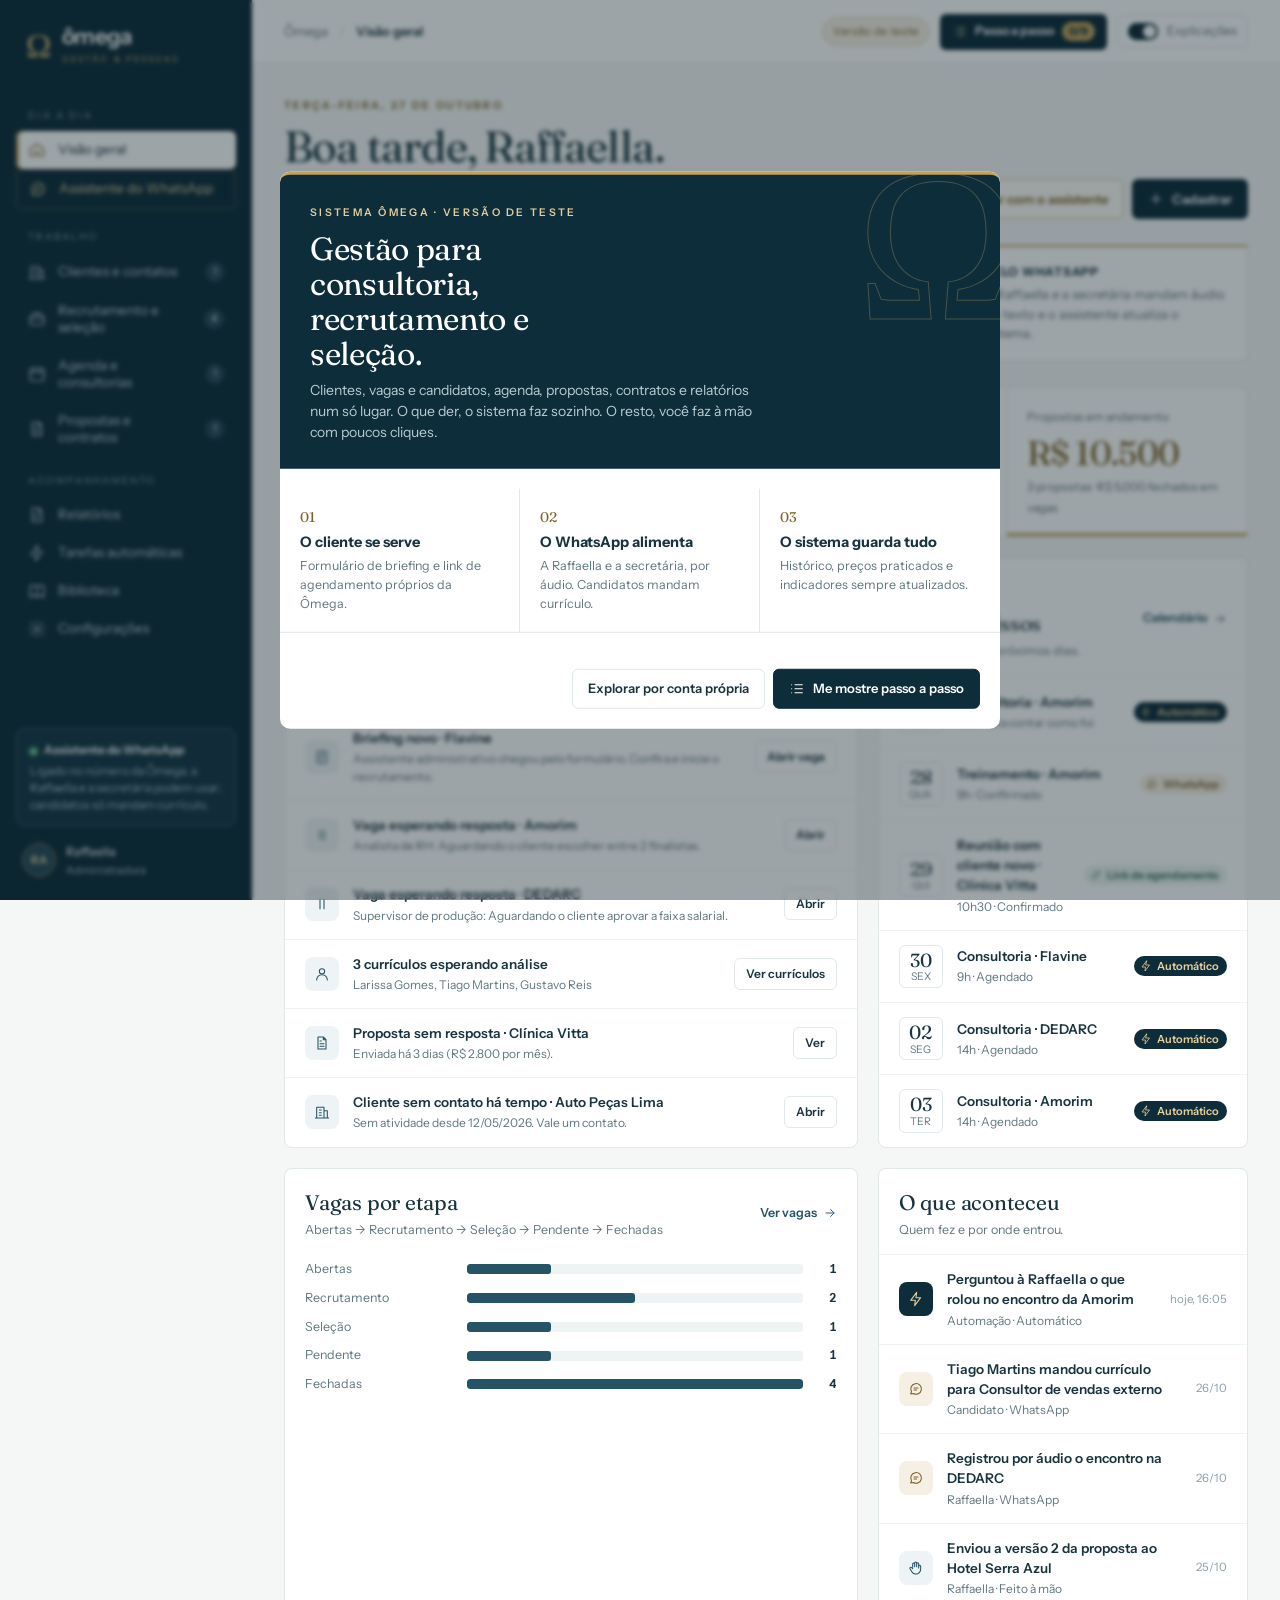
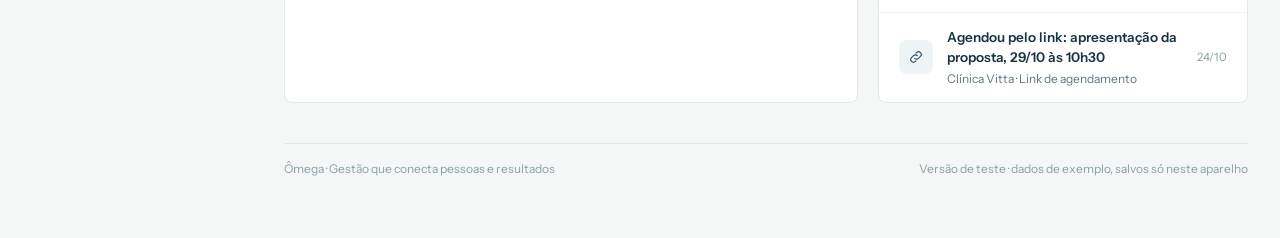
<file: index.html>
<!doctype html>
<html lang="pt-BR">
<head>
<meta charset="utf-8">
<meta name="viewport" content="width=device-width,initial-scale=1">
<title>Sistema Ômega</title>
<meta name="description" content="Sistema Ômega: CRM, recrutamento e seleção, agenda de consultorias, propostas e contratos, relatórios e automações para a Ômega.">
<link rel="preconnect" href="https://fonts.googleapis.com">
<link rel="preconnect" href="https://fonts.gstatic.com" crossorigin>
<link rel="stylesheet" href="https://fonts.googleapis.com/css2?family=Fraunces:opsz,wght@9..144,300..600&family=Instrument+Sans:wght@400;500;600;700&display=swap">
<link rel="stylesheet" href="assets/styles.css">
<link rel="stylesheet" href="assets/modules.css">
</head>
<body>
<div class="app">
  <aside class="side" id="side" aria-label="Menu principal">
    <a class="brand" href="#inicio"><span class="mark">Ω</span><span><b>ômega</b><small>GESTÃO &amp; PESSOAS</small></span></a>
    <nav id="nav"></nav>
    <div class="sidefoot">
      <div class="conn"><b><span class="live"></span>Assistente do WhatsApp</b><span>Ligado no número da Ômega. a Raffaella e a secretária podem usar; candidatos só mandam currículo.</span></div>
      <div class="meuser"><span class="av">RA</span><span>Raffaella<small>Administradora</small></span></div>
    </div>
  </aside>
  <div class="main">
    <header class="top">
      <button class="menu" id="menuBtn" aria-label="Abrir menu"></button>
      <div class="crumb">Ômega <span style="margin:0 8px;color:#c4d0d3">/</span> <b id="crumb">Início</b></div>
      <div class="topr">
        <span class="demo">Versão de teste</span>
        <button class="guidebtn" id="guideBtn" aria-label="Passo a passo do teste"></button>
        <button class="switch" id="explainBtn" role="switch" aria-checked="true"><i></i><span>Explicações</span></button>
      </div>
    </header>
    <main class="page" id="page"></main>
  </div>
</div>
<div id="layer"></div>
<div id="toast" role="status" aria-live="polite"></div>
<script src="assets/data.js"></script>
<script src="assets/app.js"></script>
</body>
</html>
</file>
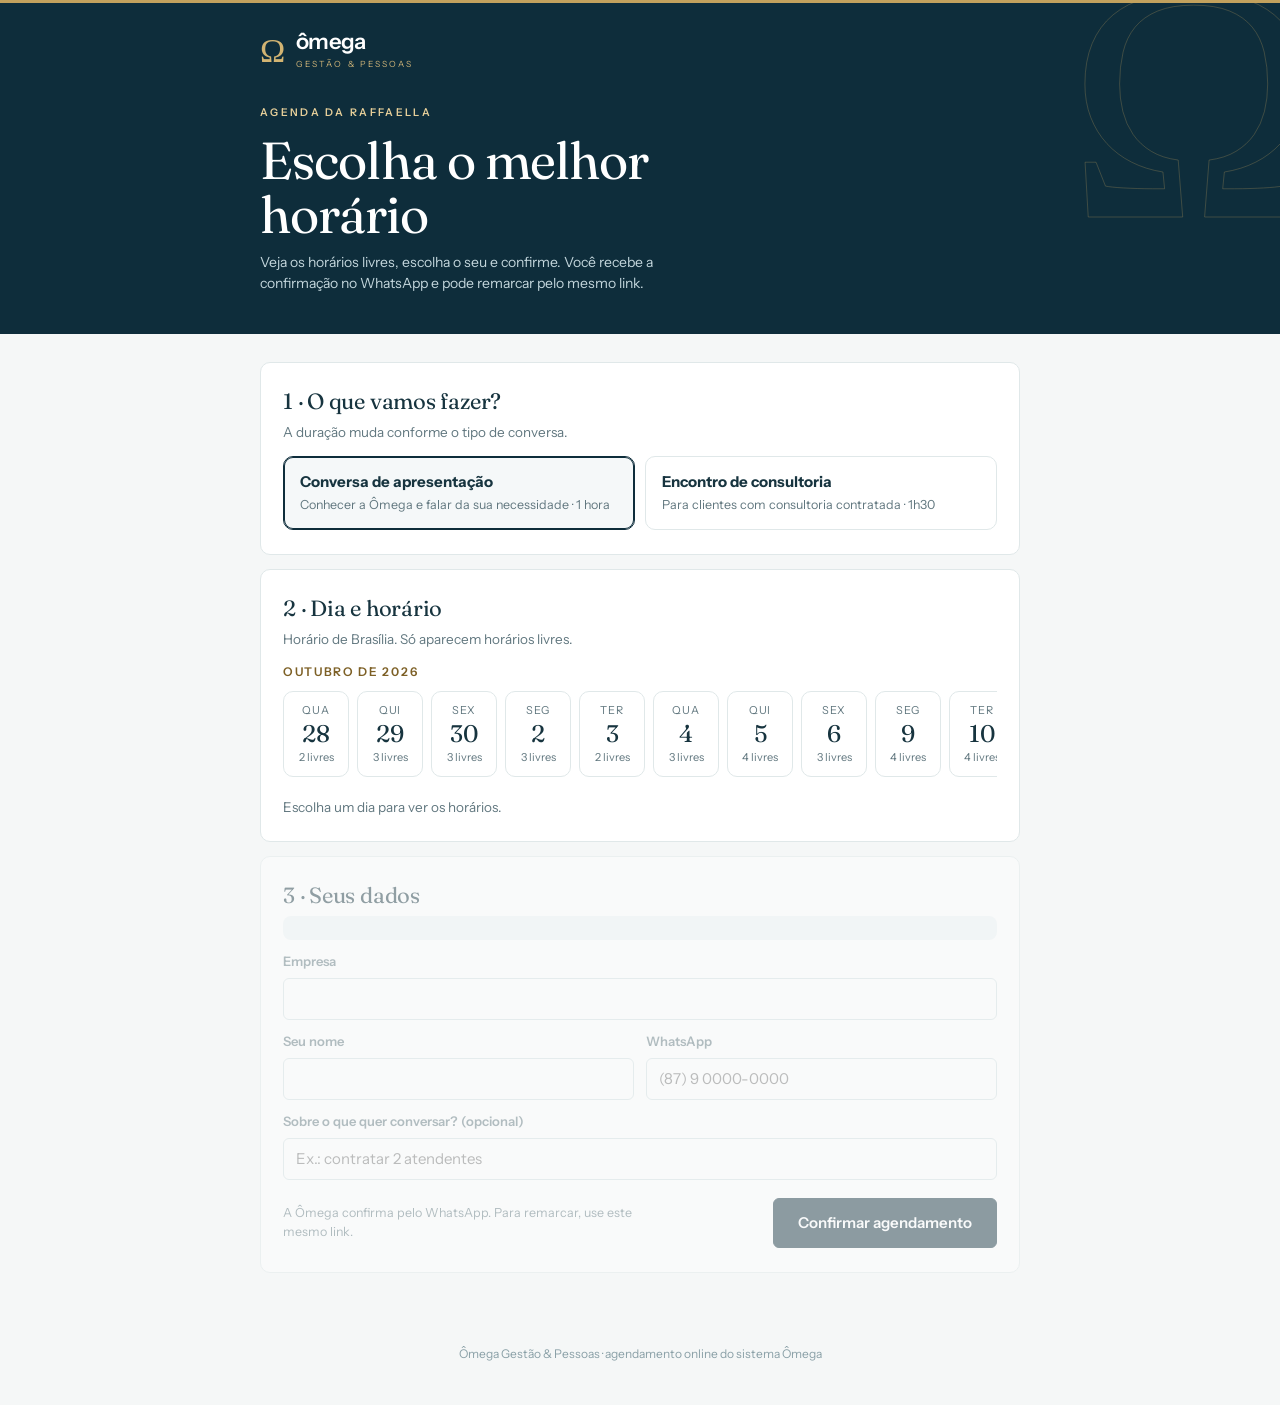
<file: agendar.html>
<!doctype html>
<html lang="pt-BR">
<head>
<meta charset="utf-8">
<meta name="viewport" content="width=device-width,initial-scale=1">
<title>Agendar com a Ômega</title>
<meta name="description" content="Escolha data e horário para conversar com a Ômega Gestão & Pessoas.">
<link rel="preconnect" href="https://fonts.googleapis.com">
<link rel="preconnect" href="https://fonts.gstatic.com" crossorigin>
<link rel="stylesheet" href="https://fonts.googleapis.com/css2?family=Fraunces:opsz,wght@9..144,300..600&family=Instrument+Sans:wght@400;500;600;700&display=swap">
<link rel="stylesheet" href="assets/styles.css">
<link rel="stylesheet" href="assets/public.css">
</head>
<body class="pub">
<header class="phero">
  <span class="om" aria-hidden="true">Ω</span>
  <div class="pwrap">
    <span class="brand"><span class="mark">Ω</span><span><b>ômega</b><small>GESTÃO &amp; PESSOAS</small></span></span>
    <div class="eyebrow">Agenda da Raffaella</div>
    <h1>Escolha o melhor horário</h1>
    <p>Veja os horários livres, escolha o seu e confirme. Você recebe a confirmação no WhatsApp e pode remarcar pelo mesmo link.</p>
  </div>
</header>
<main class="pwrap pbody" id="main">
  <section class="pcard">
    <h2>1 · O que vamos fazer?</h2>
    <p>A duração muda conforme o tipo de conversa.</p>
    <div class="kinds" id="kinds"></div>
  </section>
  <section class="pcard">
    <h2>2 · Dia e horário</h2>
    <p id="tz">Horário de Brasília. Só aparecem horários livres.</p>
    <div class="monthlbl" id="mlabel"></div>
    <div class="dates" id="dates" role="listbox" aria-label="Datas disponíveis"></div>
    <div class="slots" id="slots" style="margin-top:14px"></div>
  </section>
  <section class="pcard step-off" id="s3">
    <h2>3 · Seus dados</h2>
    <form id="bk" style="display:grid;gap:12px">
      <div class="summary" id="sum"></div>
      <label class="pfield">Empresa<input type="text" name="company" id="company" required autocomplete="organization"></label>
      <div class="fg2">
        <label class="pfield">Seu nome<input type="text" name="contact" id="contact" required autocomplete="name"></label>
        <label class="pfield">WhatsApp<input type="tel" name="phone" id="phone" required autocomplete="tel" placeholder="(87) 9 0000-0000"></label>
      </div>
      <label class="pfield">Sobre o que quer conversar? (opcional)<input type="text" name="topic" placeholder="Ex.: contratar 2 atendentes"></label>
      <div class="psubmit"><p>A Ômega confirma pelo WhatsApp. Para remarcar, use este mesmo link.</p><button class="btn pri big" type="submit">Confirmar agendamento</button></div>
    </form>
  </section>
</main>
<p class="pfoot">Ômega Gestão &amp; Pessoas · agendamento online do sistema Ômega</p>
<script src="assets/data.js"></script>
<script>
(() => {
  const TODAY = window.OMEGA_TODAY;
  const esc = s => String(s ?? '').replace(/[&<>"']/g, c => ({ '&': '&amp;', '<': '&lt;', '>': '&gt;', '"': '&quot;', "'": '&#39;' }[c]));
  const ico = p => `<svg class="ico" viewBox="0 0 24 24" fill="none" stroke="currentColor" stroke-width="1.6" stroke-linecap="round" stroke-linejoin="round" aria-hidden="true">${p}</svg>`;
  const addDays = (s, n) => { const x = new Date(s + 'T12:00:00'); x.setDate(x.getDate() + n); return x.toISOString().slice(0, 10) };
  const hr = t => t.replace(/^0/, '').replace(':00', 'h').replace(':', 'h');
  const toMin = t => { const [h, m] = t.split(':').map(Number); return h * 60 + m };
  const fromMin = n => `${String(Math.floor(n / 60)).padStart(2, '0')}:${String(n % 60).padStart(2, '0')}`;

  let st = { clients: window.OMEGA_SEED.clients, events: window.OMEGA_SEED.events };
  try { const s = JSON.parse(localStorage.getItem('omega-sistema-v4')); if (s?.events) st = s } catch {}
  const cid = new URLSearchParams(location.search).get('c');
  const known = st.clients.find(c => c.id === cid);
  if (known) { company.value = known.name; contact.value = known.contact; phone.value = known.phone || '' }

  const KINDS = [['reuniao', 'Conversa de apresentação', 'Conhecer a Ômega e falar da sua necessidade', 60], ['consultoria', 'Encontro de consultoria', 'Para clientes com consultoria contratada', 90]];
  let pick = { kind: known?.stage === 'cliente' ? 'consultoria' : 'reuniao', date: null, time: null };
  kinds.innerHTML = KINDS.map(([k, t, s, m]) => `<label class="kind"><input type="radio" name="kind" value="${k}" ${pick.kind === k ? 'checked' : ''}><span><b>${t}</b><small>${s} · ${m === 60 ? '1 hora' : '1h30'}</small></span></label>`).join('');
  kinds.addEventListener('change', e => { pick.kind = e.target.value; pick.time = null; drawSlots(); step3() });

  const dur = () => KINDS.find(k => k[0] === pick.kind)[3];
  const busy = (date, time) => st.events.some(e => e.date === date && !['cancelado'].includes(e.status) && toMin(time) < toMin(e.end) && toMin(time) + dur() > toMin(e.time));
  const days = [];
  for (let i = 1; days.length < 12; i++) { const ds = addDays(TODAY, i); const wd = new Date(ds + 'T12:00:00').getDay(); if (wd > 0 && wd < 6) days.push(ds) }
  const free = ds => window.OMEGA_SLOTS.filter(t => !busy(ds, t)).length;
  function drawDates() {
    mlabel.textContent = new Date(days[0] + 'T12:00:00').toLocaleDateString('pt-BR', { month: 'long', year: 'numeric' });
    dates.innerHTML = days.map(ds => { const dt = new Date(ds + 'T12:00:00'); const f = free(ds); return `<button class="dbtn ${pick.date === ds ? 'on' : ''}" data-d="${ds}" ${f ? '' : 'disabled'} role="option" aria-selected="${pick.date === ds}"><small>${dt.toLocaleDateString('pt-BR', { weekday: 'short' }).replace('.', '')}</small><b>${dt.getDate()}</b><em>${f ? f + ' livres' : 'lotado'}</em></button>` }).join('');
  }
  function drawSlots() {
    if (!pick.date) { slots.innerHTML = '<p style="grid-column:1/-1;margin:0;color:var(--muted);font-size:13.5px">Escolha um dia para ver os horários.</p>'; return }
    slots.innerHTML = window.OMEGA_SLOTS.map(t => `<button class="slot ${pick.time === t ? 'on' : ''}" data-t="${t}" ${busy(pick.date, t) ? 'disabled aria-label="' + hr(t) + ' ocupado"' : ''}>${hr(t)}</button>`).join('');
  }
  function step3() {
    s3.classList.toggle('step-off', !(pick.date && pick.time));
    if (pick.date && pick.time) sum.innerHTML = ico('<rect x="3" y="5" width="18" height="16" rx="2"/><path d="M16 3v4M8 3v4M3 10h18"/>') + `<span><b>${new Date(pick.date + 'T12:00:00').toLocaleDateString('pt-BR', { weekday: 'long', day: 'numeric', month: 'long' })}</b>, das ${hr(pick.time)} às ${hr(fromMin(toMin(pick.time) + dur()))} · ${KINDS.find(k => k[0] === pick.kind)[1]}</span>`;
  }
  dates.addEventListener('click', e => { const b = e.target.closest('.dbtn'); if (!b || b.disabled) return; pick.date = b.dataset.d; pick.time = null; drawDates(); drawSlots(); step3() });
  slots.addEventListener('click', e => { const b = e.target.closest('.slot'); if (!b || b.disabled) return; pick.time = b.dataset.t; drawSlots(); step3(); s3.scrollIntoView({ behavior: 'smooth', block: 'start' }) });
  drawDates(); drawSlots(); step3();

  bk.addEventListener('submit', e => {
    e.preventDefault();
    const fd = new FormData(bk);
    const item = { type: 'booking', client: known?.id || null, company: fd.get('company').trim(), contact: fd.get('contact').trim(), phone: fd.get('phone').trim(), kind: pick.kind, date: pick.date, time: pick.time, end: fromMin(toMin(pick.time) + dur()), topic: fd.get('topic').trim() || KINDS.find(k => k[0] === pick.kind)[1] };
    try { const box = JSON.parse(localStorage.getItem('omega-inbox') || '[]'); box.push(item); localStorage.setItem('omega-inbox', JSON.stringify(box)) } catch {}
    const when = new Date(pick.date + 'T12:00:00').toLocaleDateString('pt-BR', { weekday: 'long', day: 'numeric', month: 'long' });
    main.innerHTML = `<section class="pcard done"><span class="ok">${ico('<path d="m5 12 4 4L19 6"/>')}</span><div class="eyebrow">Agendado</div><h2>${esc(when.replace(/^./, c => c.toUpperCase()))}, às ${hr(pick.time)}</h2><p>${esc(item.contact.split(' ')[0] || 'Pronto')}, seu horário com a Raffaella está reservado. A confirmação chega no WhatsApp ${esc(item.phone)}.</p>
      <div class="demo-note"><b>Demonstração</b>Volte para a aba do Sistema Ômega: o compromisso já está em Consultorias e agenda, ligado ao cadastro de ${esc(item.company)}.<a class="btn pri" href="index.html#agenda/calendario">Abrir o sistema</a></div></section>`;
    scrollTo(0, 0);
  });
})();
</script>
</body>
</html>
</file>
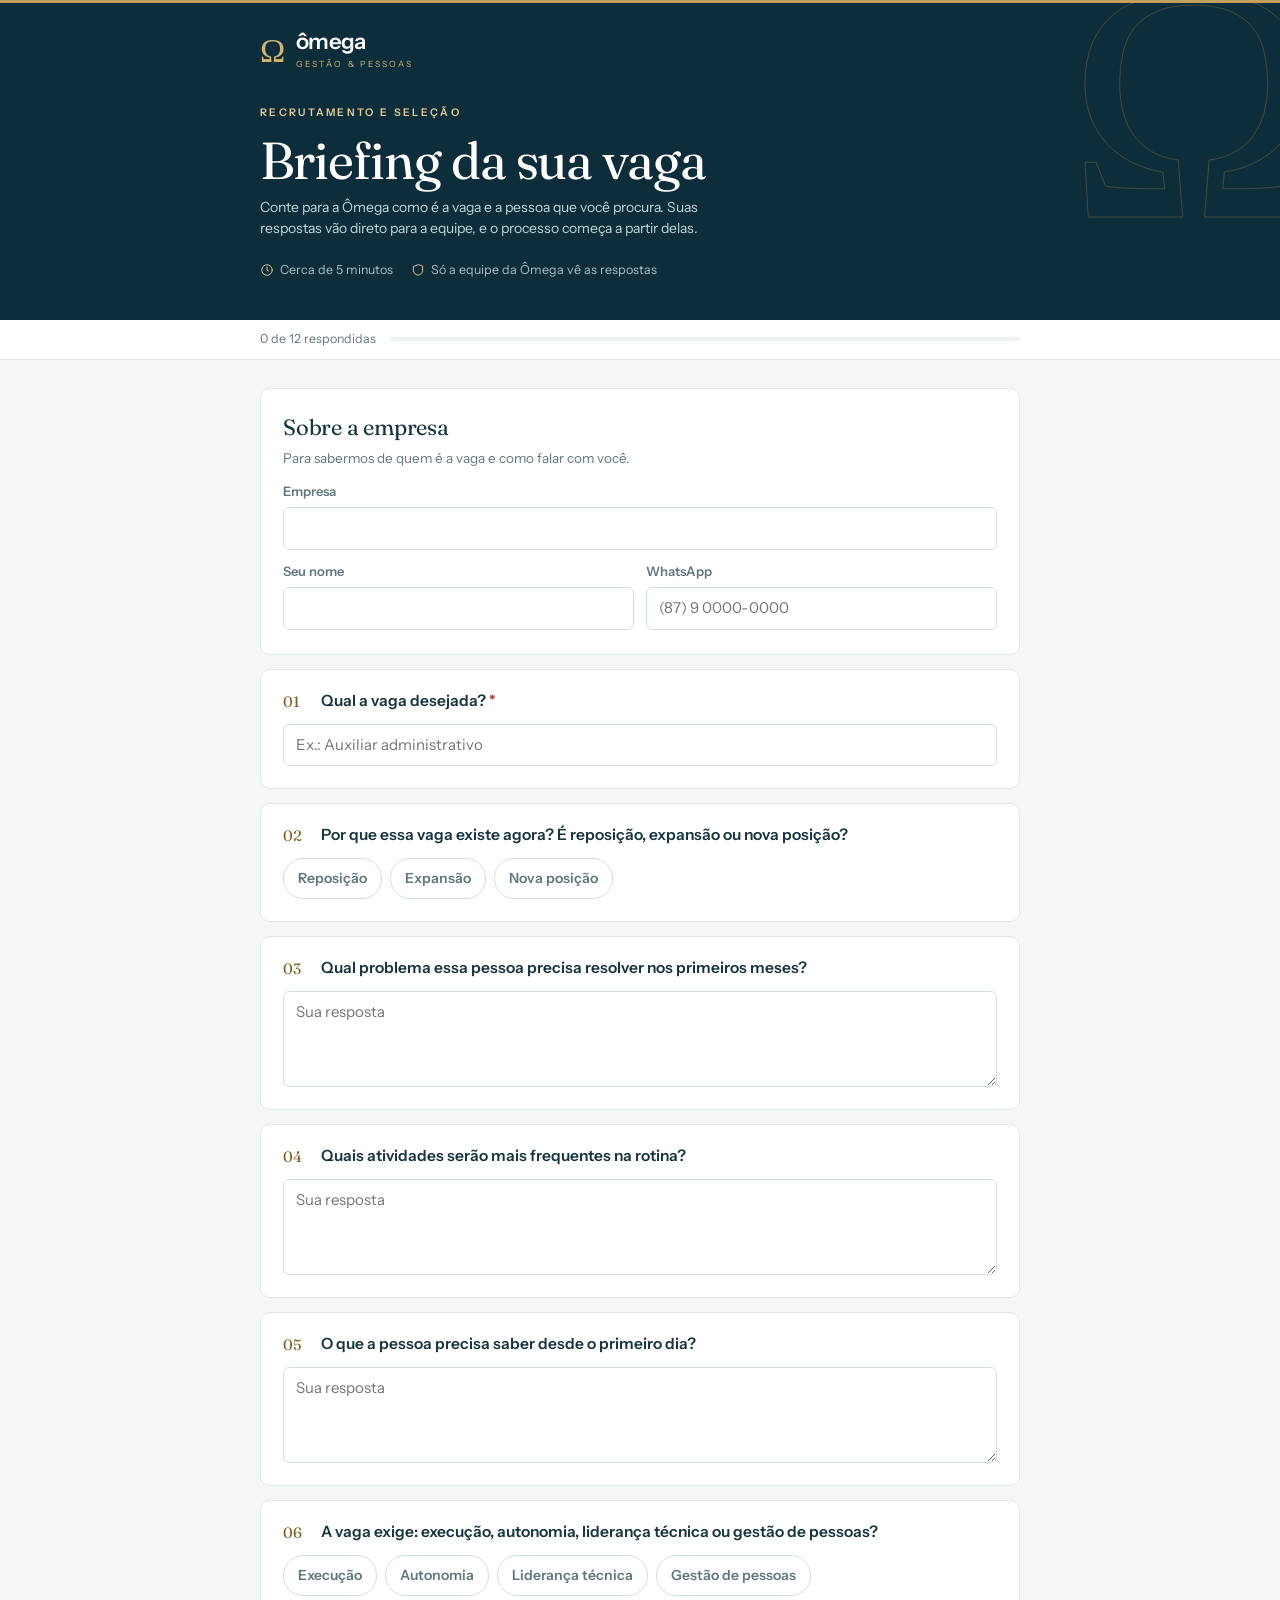
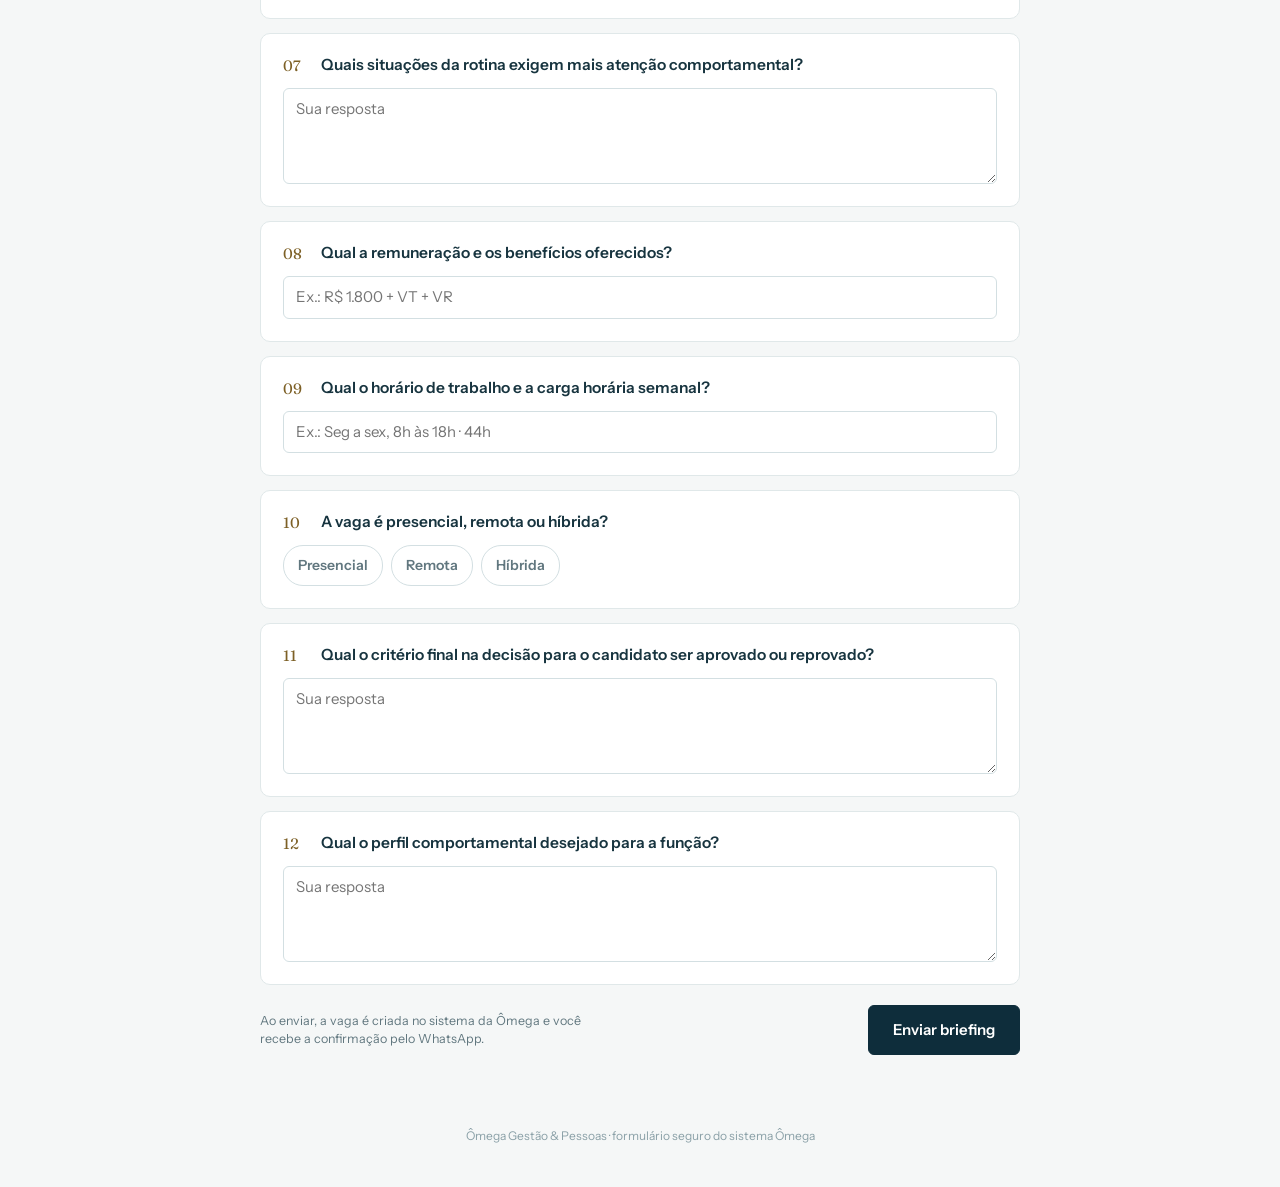
<file: briefing.html>
<!doctype html>
<html lang="pt-BR">
<head>
<meta charset="utf-8">
<meta name="viewport" content="width=device-width,initial-scale=1">
<title>Briefing de vaga · Ômega</title>
<meta name="description" content="Formulário de briefing de recrutamento e seleção da Ômega Gestão & Pessoas.">
<link rel="preconnect" href="https://fonts.googleapis.com">
<link rel="preconnect" href="https://fonts.gstatic.com" crossorigin>
<link rel="stylesheet" href="https://fonts.googleapis.com/css2?family=Fraunces:opsz,wght@9..144,300..600&family=Instrument+Sans:wght@400;500;600;700&display=swap">
<link rel="stylesheet" href="assets/styles.css">
<link rel="stylesheet" href="assets/public.css">
</head>
<body class="pub">
<header class="phero">
  <span class="om" aria-hidden="true">Ω</span>
  <div class="pwrap">
    <span class="brand"><span class="mark">Ω</span><span><b>ômega</b><small>GESTÃO &amp; PESSOAS</small></span></span>
    <div class="eyebrow">Recrutamento e seleção</div>
    <h1>Briefing da sua vaga</h1>
    <p>Conte para a Ômega como é a vaga e a pessoa que você procura. Suas respostas vão direto para a equipe, e o processo começa a partir delas.</p>
    <div class="pmeta"><span id="m1"></span><span id="m2"></span></div>
  </div>
</header>
<div class="progress-top"><div class="pwrap"><span id="ptxt">0 de 12 respondidas</span><i><em id="pbar"></em></i></div></div>
<main class="pwrap pbody" id="main">
  <form id="bf" class="pbody" style="padding:0" novalidate>
    <section class="pcard">
      <h2>Sobre a empresa</h2>
      <p>Para sabermos de quem é a vaga e como falar com você.</p>
      <div style="display:grid;gap:12px">
        <label class="pfield">Empresa<input type="text" name="company" id="company" required autocomplete="organization"></label>
        <div class="fg2">
          <label class="pfield">Seu nome<input type="text" name="contact" id="contact" required autocomplete="name"></label>
          <label class="pfield">WhatsApp<input type="tel" name="phone" id="phone" autocomplete="tel" placeholder="(87) 9 0000-0000"></label>
        </div>
      </div>
    </section>
    <div id="qs" style="display:grid;gap:14px"></div>
    <div class="psubmit">
      <p>Ao enviar, a vaga é criada no sistema da Ômega e você recebe a confirmação pelo WhatsApp.</p>
      <button class="btn pri big" type="submit">Enviar briefing</button>
    </div>
  </form>
</main>
<p class="pfoot">Ômega Gestão &amp; Pessoas · formulário seguro do sistema Ômega</p>
<script src="assets/data.js"></script>
<script>
(() => {
  const Q = window.OMEGA_BRIEFING;
  const esc = s => String(s ?? '').replace(/[&<>"']/g, c => ({ '&': '&amp;', '<': '&lt;', '>': '&gt;', '"': '&quot;', "'": '&#39;' }[c]));
  const ico = p => `<svg class="ico" viewBox="0 0 24 24" fill="none" stroke="currentColor" stroke-width="1.6" stroke-linecap="round" stroke-linejoin="round" aria-hidden="true">${p}</svg>`;
  document.getElementById('m1').innerHTML = ico('<circle cx="12" cy="12" r="9"/><path d="M12 7v5l3 2"/>') + 'Cerca de 5 minutos';
  document.getElementById('m2').innerHTML = ico('<path d="M12 3 4 6v6c0 5 3.5 8 8 9 4.5-1 8-4 8-9V6z"/>') + 'Só a equipe da Ômega vê as respostas';

  // Empresa já cadastrada: o link chega com ?c=<id> e o nome vem preenchido.
  let clients = window.OMEGA_SEED.clients;
  try { const s = JSON.parse(localStorage.getItem('omega-sistema-v4')); if (s?.clients) clients = s.clients } catch {}
  const cid = new URLSearchParams(location.search).get('c');
  const known = clients.find(c => c.id === cid);
  if (known) { company.value = known.name; contact.value = known.contact; phone.value = known.phone || '' }

  qs.innerHTML = Q.map((q, i) => {
    const n = String(i + 1).padStart(2, '0');
    const field = q.opts
      ? `<div class="pills" role="radiogroup" aria-label="${esc(q.q)}">${q.opts.map(o => `<label><input type="radio" name="${q.k}" value="${esc(o)}"><span>${esc(o)}</span></label>`).join('')}</div>`
      : q.long ? `<textarea name="${q.k}" id="q-${q.k}" placeholder="Sua resposta"></textarea>`
      : `<input type="text" name="${q.k}" id="q-${q.k}" placeholder="${esc(q.ph || 'Sua resposta')}" ${q.req ? 'required' : ''}>`;
    return `<div class="q"><label class="ql" ${q.opts ? '' : `for="q-${q.k}"`}><span class="n">${n}</span><span>${esc(q.q)}${q.req ? ' <span class="req">*</span>' : ''}</span></label>${field}</div>`;
  }).join('');

  const answered = () => Q.filter(q => { const v = new FormData(bf).get(q.k); return v && String(v).trim() }).length;
  const upd = () => { const n = answered(); ptxt.textContent = `${n} de ${Q.length} respondidas`; pbar.style.width = n / Q.length * 100 + '%' };
  bf.addEventListener('input', upd); bf.addEventListener('change', upd); upd();

  bf.addEventListener('submit', e => {
    e.preventDefault();
    const fd = new FormData(bf);
    const answers = Object.fromEntries(Q.map(q => [q.k, String(fd.get(q.k) || '').trim()]));
    if (!fd.get('company').trim()) { company.focus(); return }
    if (!answers.vaga) { document.getElementById('q-vaga').focus(); return }
    const item = { type: 'briefing', client: known?.id || null, company: fd.get('company').trim(), contact: fd.get('contact').trim(), phone: fd.get('phone').trim(), answers };
    try { const box = JSON.parse(localStorage.getItem('omega-inbox') || '[]'); box.push(item); localStorage.setItem('omega-inbox', JSON.stringify(box)) } catch {}
    document.querySelector('.progress-top').remove();
    main.innerHTML = `<section class="pcard done"><span class="ok">${ico('<path d="m5 12 4 4L19 6"/>')}</span><div class="eyebrow">Briefing enviado</div><h2>Obrigado, ${esc(item.contact.split(' ')[0] || 'tudo certo')}.</h2><p>A Ômega recebeu o briefing da vaga <b>${esc(answers.vaga)}</b>. A equipe confere as respostas e fala com você pelo WhatsApp para iniciar a seleção.</p>
      <div class="demo-note"><b>Demonstração</b>Volte para a aba do Sistema Ômega: a vaga já aparece em Recrutamento → Abertas, com todas as respostas.<a class="btn pri" href="index.html#recrutamento/vagas">Abrir o sistema</a></div></section>`;
    scrollTo(0, 0);
  });
})();
</script>
</body>
</html>
</file>
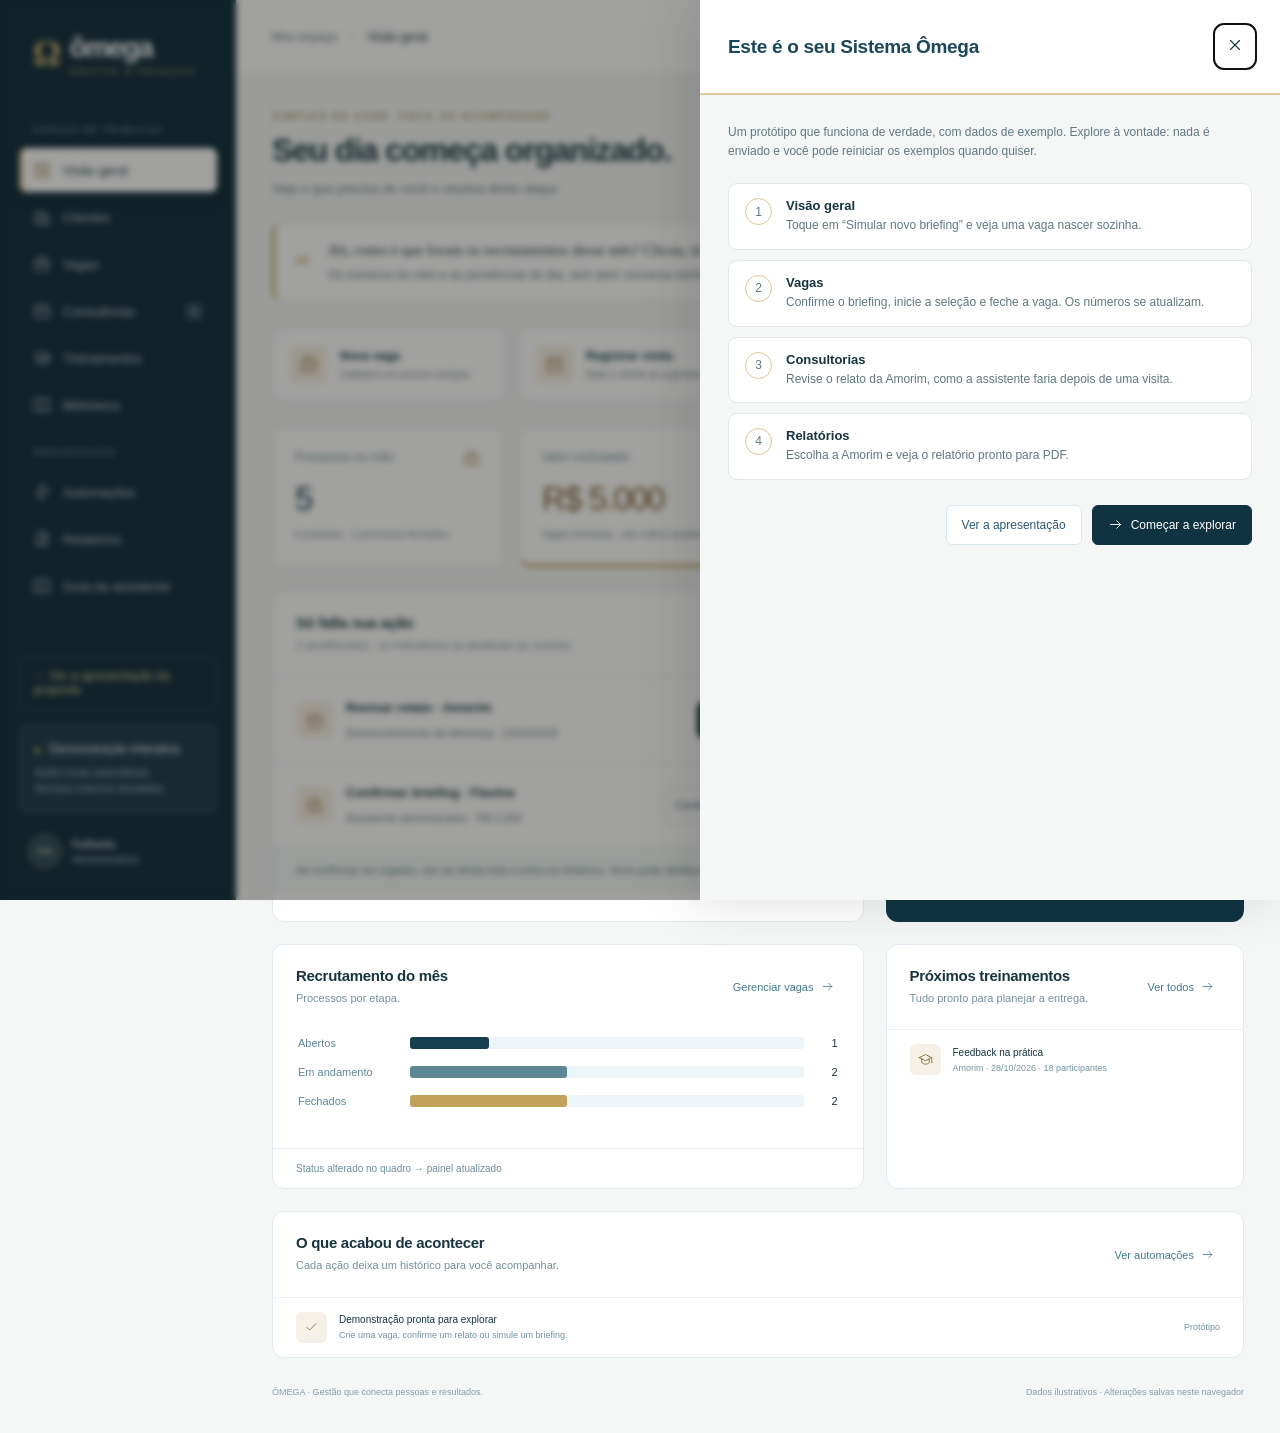
<file: painel.html>
<!doctype html><html lang="pt-BR"><head><meta charset="utf-8"><meta name="viewport" content="width=device-width,initial-scale=1"><meta name="description" content="Protótipo interativo do painel interno Ômega: clientes, recrutamento, consultorias e automações."><title>Ômega | Painel interno</title><style>
:root{--ink:#20211f;--muted:#777871;--line:#e7e7e2;--paper:#f7f7f4;--soft:#f0f0ec}*{box-sizing:border-box}body{margin:0;font-family:Inter,Arial,sans-serif;color:var(--ink);background:var(--paper);font-size:14px}button,input,select,textarea{font:inherit}button,a,input,select,textarea{outline-offset:4px}button{cursor:pointer}button{border:0;background:none;color:inherit}a{color:inherit}.app{display:grid;grid-template-columns:236px 1fr;min-height:100vh}aside{background:#fff;border-right:1px solid var(--line);padding:32px 19px;position:fixed;inset:0 auto 0 0;width:236px;display:flex;flex-direction:column;z-index:10}.brand{display:flex;gap:10px;align-items:center;padding:0 14px 32px;font-size:28px;letter-spacing:-1.5px;font-weight:700}.mark{font-size:35px;font-family:Georgia}.brand small{font-size:9px;display:block;letter-spacing:2.2px;margin-top:2px;font-weight:500}.navlabel{font-size:9px;letter-spacing:1.5px;color:#92938d;padding:17px 14px 10px}.nav{display:flex;gap:12px;align-items:center;width:100%;text-align:left;padding:12px 14px;border-radius:7px;color:#6a6b66;margin:3px 0;font-size:13px}.nav.active{background:#22231f;color:white}.nav svg{width:18px;height:18px}.nav:hover:not(.active){background:var(--paper)}.count{margin-left:auto;font-size:10px;background:#eaeae6;color:#383934;padding:3px 6px;border-radius:4px}.asidebottom{margin-top:auto;padding-top:24px}.workspace{padding:15px;border:1px solid var(--line);border-radius:8px;font-size:12px}.workspace span:not(.dot){display:block;font-size:10px;color:var(--muted);margin-top:6px}.user{display:flex;align-items:center;gap:10px;padding:21px 9px 0}.avatar{background:#eeeee9;border-radius:50%;width:34px;height:34px;display:grid;place-items:center;font-size:11px}.user small{display:block;color:var(--muted);font-size:10px;margin-top:4px}main{grid-column:2;min-width:0}.topbar{height:75px;background:rgba(255,255,255,.8);border-bottom:1px solid var(--line);padding:0 36px;display:flex;align-items:center;gap:13px}.crumb{font-size:12px;color:var(--muted)}.crumb strong{font-weight:500;color:var(--ink)}.topright{margin-left:auto;display:flex;align-items:center;gap:18px}.prototype{font-size:10px;padding:6px 10px;border:1px solid #deded7;border-radius:20px;letter-spacing:.3px}.dot{display:inline-block;width:5px;height:5px;background:currentColor;border-radius:50%;margin-right:6px}.iconbtn{padding:8px;border-radius:6px}.iconbtn svg{width:18px;height:18px}.page{max-width:1480px;margin:0 auto;padding:36px}.eyebrow{font-size:10px;letter-spacing:1.8px;color:var(--muted);text-transform:uppercase;margin-bottom:10px}h1{font-size:32px;letter-spacing:-1.2px;font-weight:550;margin:0 0 10px}h2{font-size:15px;letter-spacing:-.3px;margin:0;font-weight:600}h3{font-size:14px;margin:0 0 7px}p{line-height:1.6;margin:0;color:var(--muted)}.intro{display:flex;align-items:center;justify-content:space-between;gap:20px;margin-bottom:30px}.intro p{font-size:12px}.actions{display:flex;gap:9px;align-items:center}.btn{display:inline-flex;align-items:center;justify-content:center;gap:8px;padding:11px 15px;border:1px solid #deded7;background:#fff;border-radius:6px;font-size:11px;white-space:nowrap;font-weight:500}.btn svg{width:15px;height:15px}.btn.primary{background:#252622;color:#fff;border-color:#252622}.btn:hover{filter:brightness(.94)}.btn.small{padding:8px 11px;font-size:10px}.stats{display:grid;grid-template-columns:repeat(4,1fr);gap:16px;margin-bottom:24px}.stat{background:#fff;border:1px solid var(--line);padding:22px;border-radius:9px;position:relative}.statlabel{font-size:11px;color:#70716b}.statlabel svg{float:right;width:17px;height:17px;color:#989991}.number{font-size:33px;letter-spacing:-1.5px;margin:16px 0 10px;font-weight:500}.number small{font-size:17px;letter-spacing:0}.statfoot{font-size:10px;color:#898a82}.statfoot b{color:#4b4c46;font-weight:500}.grid{display:grid;grid-template-columns:minmax(0,1.65fr) minmax(280px,1fr);gap:22px;margin-bottom:22px}.card{border:1px solid var(--line);background:#fff;border-radius:9px;overflow:hidden}.cardhead{padding:22px 23px;display:flex;align-items:center;justify-content:space-between;gap:12px}.cardhead p{font-size:10px;margin-top:6px}.link{font-size:10px;color:#777971;display:inline-flex;align-items:center;gap:7px}.link svg{width:13px;height:13px}.funnel{padding:8px 25px 24px}.funnelrow{display:flex;align-items:center;gap:14px;margin-bottom:17px;font-size:11px}.funnelrow span{width:98px;color:#73746e}.bartrack{height:12px;background:#f4f4f1;border-radius:3px;flex:1}.bar{height:100%;border-radius:3px;background:#2b2c28}.funnelrow b{width:20px;text-align:right;font-weight:500}.funnelrow:nth-child(2) .bar{background:#96988f}.funnelrow:nth-child(3) .bar{background:#d6d7cf}.cardfooter{padding:14px 23px;border-top:1px solid var(--line);font-size:10px;color:#85867e;display:flex;justify-content:space-between}.darkcard{background:#282924;color:white;border-color:#282924;position:relative}.darkcard p,.darkcard .eyebrow{color:#bfc0b7}.darkcard .cardhead{align-items:flex-start}.darkcard h2{font-size:21px;line-height:1.4;font-weight:500;max-width:240px}.darkbody{padding:0 23px 23px}.darkbody p{font-size:11px;max-width:280px;margin:10px 0 23px}.darkbody .btn{background:#fff;color:#292a25;border:0}.livepill{font-size:9px;color:#c6c8bc;border:1px solid #53554b;border-radius:20px;padding:6px 8px;white-space:nowrap}.tablewrap{overflow:auto}table{border-collapse:collapse;width:100%;text-align:left;white-space:nowrap}th{font-size:9px;text-transform:uppercase;letter-spacing:.8px;color:#919289;font-weight:500;background:#fafaf8;padding:13px 23px}td{padding:17px 23px;border-top:1px solid #f0f0eb;font-size:11px}td strong{font-weight:500}td small{display:block;color:#929389;font-size:9px;margin-top:5px}.badge{display:inline-flex;align-items:center;gap:5px;padding:5px 8px;font-size:9px;border:1px solid #dfdfd7;border-radius:4px;color:#616258;background:#f9f9f6;white-space:nowrap}.badge.dark{background:#30312b;color:white;border-color:#30312b}.task{display:flex;gap:11px;align-items:flex-start;padding:16px 23px;border-top:1px solid #f0f0eb}.task input{accent-color:#292a24;margin:1px 0 0;width:14px;height:14px}.task span{font-size:11px;line-height:1.5}.task small{display:block;color:#96978d;font-size:9px;margin-top:5px}.task.done span{text-decoration:line-through;opacity:.5}.activity{display:flex;gap:12px;padding:14px 23px;border-top:1px solid #f0f0eb;align-items:center}.activity .symbol{width:31px;height:31px;background:#f3f3ef;border-radius:6px;display:grid;place-items:center}.symbol svg{width:15px;height:15px}.activity strong{font-size:10px;font-weight:500;display:block}.activity small{font-size:9px;color:#929389;display:block;margin-top:5px}.activity time{margin-left:auto;font-size:9px;color:#9c9d95;white-space:nowrap}.footer{font-size:9px;color:#9b9c92;display:flex;justify-content:space-between;margin-top:29px;gap:15px}.toolbar{display:flex;gap:10px;margin-bottom:22px;flex-wrap:wrap}.search{position:relative;flex:1;min-width:180px}.search input{width:100%;padding-left:36px}.search svg{position:absolute;left:12px;top:12px;width:15px;height:15px;color:#888}input,select,textarea{border:1px solid #ddded5;border-radius:6px;background:#fff;padding:11px 12px;color:#33352e;font-size:12px}textarea{resize:vertical;min-height:100px;width:100%}.kanban{display:grid;grid-template-columns:repeat(3,minmax(0,1fr));gap:19px}.column{background:#edede8;padding:15px;border-radius:8px;min-height:350px}.colhead{display:flex;justify-content:space-between;font-size:11px;margin:3px 0 18px}.job{display:block;text-align:left;width:100%;background:#fff;border:1px solid #e1e2d9;border-radius:7px;padding:19px;margin-bottom:13px;transition:transform .15s}.job:hover{transform:translateY(-2px)}.job h3{margin:12px 0 7px;font-size:13px}.job p{font-size:11px}.jobbottom{display:flex;justify-content:space-between;font-size:10px;color:#8b8d81;margin-top:24px;border-top:1px solid #ededE7;padding-top:13px}.cards3{display:grid;grid-template-columns:repeat(3,minmax(0,1fr));gap:20px}.client{padding:25px}.client .letter{width:45px;height:45px;border-radius:8px;background:#eeeee8;display:grid;place-items:center;font-family:Georgia;font-size:23px;margin-bottom:23px}.client p{font-size:11px}.client hr{border:0;border-top:1px solid var(--line);margin:20px 0}.client .btn{margin-top:20px;width:100%}.minirow{display:flex;justify-content:space-between;font-size:11px;margin:12px 0}.minirow span{color:#818377}.wide{padding:26px}.flowlist{display:grid;grid-template-columns:1fr 1fr;gap:18px}.flow{padding:23px}.flowtop{display:flex;justify-content:space-between;align-items:center;margin-bottom:20px}.flow p{font-size:12px;min-height:38px}.flowroute{display:flex;align-items:center;gap:8px;flex-wrap:wrap;margin:22px 0}.flowroute span{padding:8px;background:#f2f2ee;font-size:10px;border-radius:4px}.flowroute b{color:#aaa;font-weight:400}.flow .btn{width:100%}.step{display:flex;gap:16px;padding:18px 0;border-bottom:1px solid #eeeeea}.stepnum{width:27px;height:27px;border:1px solid #dedfd6;border-radius:50%;display:grid;place-items:center;flex-shrink:0;font-size:11px}.step p{font-size:12px}.step h3{font-size:12px;margin-top:4px}.empty{text-align:center;padding:50px;color:#777}.modalback{position:fixed;inset:0;background:#15161066;backdrop-filter:blur(3px);z-index:50;display:flex;justify-content:flex-end}.modal{width:580px;max-width:100%;background:var(--paper);height:100%;overflow:auto;box-shadow:-10px 0 50px #1112}.modalhead{padding:28px;border-bottom:1px solid var(--line);display:flex;align-items:center;justify-content:space-between;background:white;position:sticky;top:0;z-index:2}.modalhead h2{font-size:19px}.modalbody{padding:28px}.modalbody label{display:block;font-size:11px;margin:19px 0 7px}.modalbody input,.modalbody select{width:100%}.modalbody p{font-size:12px}.modalactions{display:flex;gap:10px;margin-top:25px;justify-content:flex-end}.fieldgrid{display:grid;grid-template-columns:1fr 1fr;gap:14px}.notice{background:#ecece5;border-radius:6px;padding:13px;font-size:11px;line-height:1.6;color:#737568;margin-bottom:20px}.chat{padding:17px;border-radius:10px;background:#fff;border:1px solid var(--line);margin:16px 0;font-size:12px;line-height:1.7}.chat.out{margin-left:36px;background:#e7e8e0}.chat small{display:block;font-size:9px;color:#8c8f80;margin-bottom:5px}.success{border:1px solid #d0d3c4;background:#f0f2e9;padding:17px;border-radius:7px;margin-top:20px}.success h3{font-size:13px}.timeline{border-left:1px solid #d8d9cf;margin:15px 0 15px 8px;padding-left:24px}.timeline>div{position:relative;margin-bottom:25px}.timeline>div:before{content:'';position:absolute;left:-29px;top:5px;width:8px;height:8px;background:#3b3e31;border-radius:50%}.timeline h3{font-size:12px}.timeline p{font-size:11px}.toast{position:fixed;bottom:25px;left:50%;transform:translateX(-50%);background:#25271f;color:#fff;padding:15px 24px;border-radius:8px;font-size:12px;z-index:100;box-shadow:0 8px 30px #1112}.mobilemenu{display:none}.monthselect{font-size:11px;width:157px}.report{background:#fff;padding:26px;border:1px solid var(--line)}.report h2{margin:12px 0 20px}.report .stats{grid-template-columns:repeat(3,1fr)}.report .stat{padding:14px}.report .number{font-size:24px}.autobadge{font-size:10px;color:#75786a;margin-bottom:20px}.helpnote{font-size:11px;padding:14px 18px;background:#edede7;border-radius:7px;margin-bottom:22px;color:#727568;line-height:1.6}.toast:empty{display:none}button:disabled{opacity:.5;cursor:default}@media(min-width:1500px){.page{padding:45px 48px}.grid{grid-template-columns:1.8fr 1fr}}@media(max-width:1100px){.app{grid-template-columns:195px 1fr}aside{width:195px;padding:25px 11px}.page{padding:27px 22px}.topbar{padding:0 22px}.stat{padding:17px}.grid{grid-template-columns:1.4fr 1fr}td,th{padding-left:15px;padding-right:15px}.cards3{grid-template-columns:repeat(2,1fr)}.intro{align-items:flex-start}.intro .actions{flex-wrap:wrap;justify-content:flex-end}}@media(max-width:800px){.app{display:block}aside{transform:translateX(-100%);transition:transform .2s;width:236px;box-shadow:8px 0 30px #0001}aside.open{transform:none}.mobilemenu{display:block}.topbar{height:62px;padding:0 16px}.topright{gap:7px}.topright .avatar{display:none}.page{padding:25px 17px}.intro{display:block}.intro .actions{margin-top:20px;justify-content:flex-start}h1{font-size:28px}.stats{grid-template-columns:1fr 1fr;gap:10px}.grid{grid-template-columns:1fr}.kanban{grid-template-columns:1fr}.column{min-height:100px}.cards3,.flowlist{grid-template-columns:1fr}.footer{flex-direction:column}.modalhead,.modalbody{padding:21px}.fieldgrid{grid-template-columns:1fr}.crumb{font-size:10px}.prototype{font-size:9px}.report{padding:14px}.report .stats{grid-template-columns:1fr}.number{font-size:29px}}@media print{aside,.topbar,.intro,.toolbar,.footer,.modalhead,.modalactions,.helpnote{display:none!important}.app{display:block}main{display:block}.page{padding:0}.modalback{position:static;background:#fff}.modal{width:100%;height:auto;box-shadow:none;overflow:visible}body:has(.modalback) .app{display:none}.modalbody{padding:0}.report{border:0}.toast{display:none}.card{break-inside:avoid}}

:root{--ink:#163c4c;--muted:#667f8a;--line:#e2ecf0;--paper:#f3f8fb;--soft:#eef6f9;--navy:#103444;--blue:#2f7999}body{color:var(--ink);font-size:14px}aside{background:var(--navy);color:white;border:0;width:236px}.brand{color:white}.brand small{color:#9ac6d9}.navlabel{color:#81aabc}.nav{color:#b9d5e1;font-size:13px;padding:13px 14px}.nav.active{background:white;color:var(--navy);box-shadow:0 5px 18px #0002}.nav:hover:not(.active){background:#1d4658;color:white}.count{background:#2e5c70;color:#e3f5fd}.nav.active .count{background:#e5f2f8;color:#1a566f}.workspace{border:1px solid #3a6070;background:#1c4252;color:white;line-height:1.6}.workspace span:not(.dot){color:#b0cfdd}.user small{color:#a1c5d4}.user .avatar{background:#305a6c;color:white}.avatar{background:#e7f2f7;color:#255366}.topbar{background:white}.crumb strong{color:var(--navy)}.prototype{background:#f2f9fc;border-color:#deeef4;color:#406c7f}.btn{border-color:#d9e8ef;color:#2b5b6f;font-size:12px;padding:11px 15px;min-height:40px}.btn.primary{background:var(--navy);border-color:var(--navy);color:white}.btn:hover{filter:none;background:#ebf5f9}.btn.primary:hover{background:#21576f;border-color:#21576f}.btn:active{transform:translateY(1px)}.link{color:#46798f;font-size:11px}.eyebrow{color:#688c9b;font-size:10px}.intro p{font-size:13px}.stat{border-radius:12px;border-color:#e2ecf0;box-shadow:0 3px 8px #1a465903}.statlabel{color:#648694;font-size:12px}.statlabel svg{color:#729fb3}.number{color:#154154}.statfoot{color:#708b96;line-height:1.4}.statfoot b{color:#407287}.card{border-radius:12px;border-color:#e0ecf1}.cardhead p{font-size:11px;color:#768f9a}.darkcard{background:#143b4c;border-color:#143b4c}.darkcard h2{color:white}.darkcard .eyebrow,.darkcard p{color:#c2deea}.darkbody .btn{color:var(--navy)}th{background:#f4f9fc;color:#7594a2}td{border-color:#eaf2f5;font-size:12px}td small{color:#7e97a2}.badge{background:#eef7fb;color:#3b6f86;border-color:#ddecf3;font-size:10px}.badge.dark{background:#1e4c60;color:#fff;border-color:#1e4c60}.badge.pending{background:#fff6e8;border-color:#f0dfc2;color:#85602c}.column{background:#ebf3f7;border-top:3px solid #9fc8d9}.column:nth-child(2){border-top-color:#578ea6}.column:nth-child(3){border-top-color:#143d4f}.colhead{font-size:13px}.job{border-color:#ddecf2;padding:18px;border-radius:10px;cursor:default}.job:hover{transform:none;box-shadow:0 5px 16px #1a4a5e10}.job .jobtitle{font-size:14px;font-weight:600;text-align:left;padding:0;margin:14px 0 8px;line-height:1.5;display:block}.job .jobtitle:hover{text-decoration:underline}.job p{font-size:12px}.jobbottom{color:#6a8e9d;border-color:#eaf1f4}.jobactions{display:flex;flex-wrap:wrap;gap:6px;margin-top:14px}.jobactions .btn{font-size:11px;padding:7px 10px;min-height:35px}.jobactions .primary{flex:1}.client .letter{background:#ebf5f9;color:#2a637b}.client p{font-size:12px}.minirow span{color:#678694}input,select,textarea{border-color:#d1e5ed;color:#1d4b5f;font-size:13px}input:focus,select:focus,textarea:focus{outline:2px solid #99c7db;border-color:#3d7d99}input[type=checkbox]{accent-color:#1c5168}.search svg{color:#6b96a8}.monthselect{width:175px}.notice,.helpnote{background:#ebf6fb;color:#457387;border:1px solid #dbedf4}.chat{border-color:#ddeaf0}.chat.out{background:#e7f7fe}.success{background:#eff9fe;border-color:#cae7f3}.stepnum{border-color:#b9d6e3;color:#36718a;background:white}.step{border-color:#e2eef3}.flowroute span{background:#ebf6fb;color:#447990}.flow p{min-height:54px}.timeline{border-color:#bbd8e4}.timeline>div:before{background:#2f7492}.activity{border-color:#eaf2f5}.activity .symbol{background:#ebf6fb;color:#316f89}.activity small,.activity time{color:#74929f}.cardfooter{border-color:#e4eff4;color:#6e8d9b}.bar{background:#1a475b}.funnelrow:nth-child(2) .bar{background:#669bb2}.funnelrow:nth-child(3) .bar{background:#abcfdf}.bartrack{background:#eef5f8}.funnelrow span{color:#628696}.modalhead{border-color:#e0edf3}.modalhead h2{color:#1b475a}.toast{background:#143d4e;max-width:calc(100vw - 28px);display:flex;align-items:center;gap:20px;box-shadow:0 8px 30px #143d4e33;line-height:1.6}.toast button{color:white;border:1px solid #769aa9;border-radius:5px;padding:5px 9px;font-size:11px}.footer{color:#839da8}.quickstrip{display:grid;grid-template-columns:repeat(4,1fr);gap:12px;margin:0 0 26px}.quicktile{display:flex;gap:13px;align-items:center;background:white;border:1px solid #ddecf2;border-radius:10px;padding:17px;text-align:left;transition:box-shadow .2s}.quicktile:hover{border-color:#77abc1;box-shadow:0 4px 18px #1b485b0c}.quicktile .qicon{width:37px;height:37px;flex-shrink:0;display:grid;place-items:center;background:#eef7fb;border-radius:8px;color:#2b657d}.qicon svg{width:19px;height:19px}.quicktile b{font-weight:600;font-size:12px;display:block}.quicktile small{display:block;font-size:10px;color:#7996a2;margin-top:6px}.pendingrow{padding:20px 23px;border-top:1px solid #e7f1f6;display:flex;align-items:center;gap:14px}.pendingrow .pendinginfo{flex:1;min-width:0}.pendingrow h3{font-size:13px;line-height:1.5}.pendingrow p{font-size:11px}.pendingrow .actions{flex-shrink:0}.pendingrow .btn{min-height:36px;padding:8px 11px;font-size:11px}.pendingicon{background:#eef7fb;width:36px;height:36px;border-radius:8px;display:grid;place-items:center;flex-shrink:0}.pendingicon svg{height:17px;width:17px}.onestep{color:#51849a;background:#f4f9fb;border-top:1px solid #e4f0f5;padding:13px 23px;font-size:11px;line-height:1.7}.bluehero{background:#143d4e;color:white;padding:25px;border:0;display:flex;flex-direction:column;justify-content:space-between}.bluehero .eyebrow{color:#97c6da}.bluehero h2{color:white;font-size:22px;line-height:1.45;font-weight:500}.bluehero p{font-size:12px;color:#bbd9e6;margin:15px 0 20px}.bluehero .btn{background:white;color:#1b495d;border:0;align-self:flex-start}.heroSteps{display:flex;gap:5px;align-items:center;font-size:10px;color:#a2cbdc;margin:0 0 22px;flex-wrap:wrap}.heroSteps span{padding:7px 8px;border:1px solid #396477;border-radius:5px}.reviewBlock{background:white;border:1px solid #ddebf1;border-radius:9px;padding:17px;margin-top:14px}.reviewBlock .eyebrow{margin-bottom:8px}.reviewBlock p{color:#2d586b;font-size:13px}.optional{border:1px solid #daeaf0;border-radius:8px;padding:16px;margin-top:23px;background:white}.optional summary{cursor:pointer;font-size:12px;color:#4b788c}.optional label{margin-top:14px}.blankok{padding:30px 23px;color:#517d90;font-size:12px;line-height:1.8}.blankok b{display:block;color:#1c5269;font-size:15px;margin-bottom:4px}.resultbox{background:#eef9fe;color:#37718a;padding:18px;border-radius:8px;margin-top:20px;font-size:12px;line-height:1.7}.phonehint{font-size:11px;color:#75929e}.reportlink{white-space:normal;text-align:left}.reportcards{display:grid;grid-template-columns:repeat(3,1fr);gap:15px;margin-top:22px}.reportcards .btn{flex-direction:column;align-items:flex-start;padding:22px;gap:10px}.reportcards b{font-size:15px}.reportcards small{font-size:11px;color:#7195a5}.activefilter{border-color:#2a647d;background:#eff7fb}.report .statlabel svg{width:15px}.app[aria-hidden=true]{pointer-events:none}.autoresult{margin-top:24px;padding:18px;background:#f1f8fb;border-radius:10px}.autoresult p{min-height:0}.automationpause{font-size:11px}.empty{color:#678b9b}.flowtop .symbol{color:#32708a}.flowtop .symbol svg{width:23px;height:23px}@media(max-width:1100px){aside{width:195px}.quickstrip{grid-template-columns:repeat(2,1fr)}.pendingrow{align-items:flex-start;flex-wrap:wrap}.pendingrow .actions{width:100%;padding-left:50px;flex-wrap:wrap}.bluehero h2{font-size:20px}}@media(max-width:800px){aside{width:236px}.topbar{padding:0 12px}.quickstrip{gap:8px}.quicktile{padding:13px;gap:9px}.quicktile small{font-size:10px}.quicktile b{font-size:11px}.pendingrow{padding:18px}.pendingrow .actions{padding-left:0}.pendingicon{display:none}.reportcards{grid-template-columns:1fr}.intro .actions{flex-wrap:wrap}.toast{width:calc(100vw - 28px);justify-content:space-between}.stat{padding:16px}.statlabel{font-size:11px}.number{font-size:28px}.btn{white-space:normal}.modalactions{flex-wrap:wrap}.modalactions .btn{flex:1}.footer{font-size:10px}}@media print{body{background:white;color:#163c4c}.report .stats{grid-template-columns:repeat(3,1fr)}.modalbody>.notice{display:none}}


/* Identidade: azul profundo com nuance petróleo, branco e dourado. */
:root{--ink:#17343f;--muted:#61777f;--line:#e0e8e9;--paper:#f5f7f7;--soft:#edf3f3;--navy:#0e2d3b;--blue:#245466;--gold:#c2a15d;--gold-light:#e5ce99;--gold-dark:#856526}
aside{background:#0e2d3b}.brand .mark{color:#d2b472}.brand small{color:#cfb478}.navlabel{color:#9aafaF}.nav{color:#bfd0d5}.nav.active{background:#fff;color:#123442;box-shadow:inset 3px 0 0 #c2a15d,0 5px 18px #0002}.nav.active svg{color:#927136}.nav:hover:not(.active){background:#1c4050}.count{background:#274a58;color:#e4edf0}.nav.active .count{background:#f4eddf;color:#775b27}.workspace{background:#193b49;border-color:#365563}.workspace .dot{color:#d2b472}.workspace span:not(.dot),.user small{color:#aac1c9}.user .avatar{background:#264b59;color:#e5ce99;border:1px solid #8f794d}.topbar{background:#fff}.avatar{background:#f5efe2;color:#725a2f}.prototype{background:#faf7f0;border-color:#e8dcc4;color:#7a6237}.prototype .dot{color:#aa8544}.eyebrow{color:#88703f}.btn.primary{background:#103342;border-color:#103342;color:white}.btn.primary:hover{background:#1f4b5c;border-color:#1f4b5c}.btn:hover{background:#f3efe6}.btn:focus-visible,.nav:focus-visible,.quicktile:focus-visible{outline:2px solid #b39350;outline-offset:4px}.quicktile .qicon{background:#f6f0e4;color:#96733b}.quicktile:hover{border-color:#c2a15d;box-shadow:0 4px 18px #826b3820}.quicktile b{color:#163b49}.quicktile small{color:#6c8188}.statlabel svg{color:#a18248}.stat:nth-child(2){border-bottom:3px solid #c2a15d}.stat:nth-child(2) .number{color:#7b5f2c}.number{color:#123747}.card,.stat,.job{background:#fff}.pendingicon{background:#f6f0e4;color:#96733b}.badge.pending{background:#f9f2e4;border-color:#e5d4ad;color:#7c5e29}.badge.dark{background:#183f4e;border-color:#183f4e}.bluehero,.darkcard{background:#103342;border-color:#103342;border-top:3px solid #c2a15d}.bluehero .eyebrow,.darkcard .eyebrow{color:#dfc58e}.bluehero p,.darkcard p{color:#bdd0d6}.bluehero .btn,.darkbody .btn{background:#d2b474;color:#17333c;border:1px solid #d2b474;font-weight:600}.bluehero .btn:hover,.darkbody .btn:hover{background:#e3ca94}.heroSteps{color:#ddc58e}.heroSteps span{border-color:#557078;color:#d5e1e5}.heroSteps span:last-child{border-color:#ad9158;color:#e6cd96}.bar{background:#153e4e}.funnelrow:nth-child(2) .bar{background:#5d8795}.funnelrow:nth-child(3) .bar{background:#c2a15d}.column{border-top-color:#8babb5}.column:nth-child(2){border-top-color:#2d5b6b}.column:nth-child(3){border-top-color:#c2a15d}.flowtop .symbol{color:#97743c}.activity .symbol{background:#f6f1e6;color:#8e703c}.timeline>div:before{background:#ad8b4d}.stepnum{border-color:#d9c598;color:#8a6c33}.client .letter{background:#f6f0e3;color:#8f7036}.reportcards .badge{background:#f6f0e4;color:#86672e;border-color:#e7d9ba}.reportcards .btn:hover{border-color:#c2a15d;background:#fcfaf6}.toast{background:#103342;border-left:3px solid #c2a15d}.toast button{border-color:#c2a15d;color:#edd6a4}.modalhead{border-bottom:2px solid #dfcba0}.onestep{background:#f5f8f8;color:#4e727d}.notice,.helpnote{background:#eef4f5;border-color:#dbe8ec;color:#426875}input:focus,select:focus,textarea:focus{outline-color:#d3bd8a;border-color:#a98b4f}input[type=checkbox]{accent-color:#214d5b}.livepill{border-color:#8c7952;color:#dfc893}@media print{aside,.bluehero{display:none!important}body{background:white;color:#17343f}}
</style></head><body><div class="app"><aside id="sidebar"><div class="brand"><span class="mark">Ω</span><div>ômega<small>GESTÃO & PESSOAS</small></div></div><div class="navlabel">ESPAÇO DE TRABALHO</div><nav id="nav"></nav><div class="asidebottom"><div class="workspace"><span class="dot"></span> Ambiente de demonstração<span>Explore os fluxos com dados de exemplo.</span></div><div class="user"><div class="avatar">RA</div><div style="font-size:11px">Raffaella<small>Administradora</small></div></div></div></aside><main><header class="topbar"><button class="iconbtn mobilemenu" aria-label="Abrir menu" onclick="document.querySelector('aside').classList.toggle('open')">☰</button><div class="crumb">Meu espaço <span style="margin:0 10px;color:#c7c8bf">/</span> <strong id="crumb">Visão geral</strong></div><div class="topright"><span class="prototype"><span class="dot"></span>Protótipo interativo</span><button class="iconbtn" aria-label="Ver notificações" onclick="notifications()" id="bell"></button><div class="avatar">RA</div></div></header><div class="page" id="page"></div></main></div><div id="overlay"></div><div role="status" class="toast" id="toast"></div><script>
const icons={dashboard:'<rect x="3" y="3" width="7" height="7" rx="1"/><rect x="14" y="3" width="7" height="7" rx="1"/><rect x="3" y="14" width="7" height="7" rx="1"/><rect x="14" y="14" width="7" height="7" rx="1"/>',clients:'<path d="M4 21V5h11v16M15 10h5v11M2 21h20M8 9h3M8 13h3M8 17h3"/>',jobs:'<rect x="3" y="7" width="18" height="14" rx="2"/><path d="M8 7V3h8v4M3 12a22 22 0 0 0 18 0M10 13h4"/>',calendar:'<rect x="3" y="5" width="18" height="16" rx="2"/><path d="M16 3v4M8 3v4M3 11h18M8 15h2M14 15h2"/>',training:'<path d="m2 9 10-5 10 5-10 5-10-5ZM6 11v6q6 5 12 0v-6M22 9v8"/>',book:'<path d="M12 5q-5-3-10 0v15q5-3 10 0 5-3 10 0V5q-5-3-10 0ZM12 5v15"/>',bolt:'<path d="m14 2-10 12h7l-1 8L21 9h-8l1-7Z"/>',report:'<path d="M14 3H5v18h14V8l-5-5ZM14 3v6h5M8 13h8M8 17h6"/>',check:'<path d="m5 12 4 4L19 6"/>',arrow:'<path d="M4 12h16m-6-6 6 6-6 6"/>',plus:'<path d="M12 5v14M5 12h14"/>',search:'<circle cx="10" cy="10" r="6"/><path d="m15 15 5 5"/>',bell:'<path d="M5 16h14l-2-3V9a5 5 0 0 0-10 0v4l-2 3ZM10 20h4"/>',clock:'<circle cx="12" cy="12" r="9"/><path d="M12 7v5l3 2"/>',down:'<path d="m6 9 6 6 6-6"/>',copy:'<rect x="8" y="8" width="13" height="13" rx="2"/><path d="M16 8V3H3v13h5"/>',close:'<path d="m6 6 12 12M6 18 18 6"/>',money:'<rect x="2" y="5" width="20" height="14" rx="2"/><circle cx="12" cy="12" r="3"/><path d="M6 12h0M18 12h0"/>'};
const ic=n=>`<svg viewBox="0 0 24 24" fill="none" stroke="currentColor" stroke-width="1.5" stroke-linecap="round" stroke-linejoin="round" aria-hidden="true">${icons[n]||icons.dashboard}</svg>`;
const esc=s=>String(s??'').replace(/[&<>"']/g,c=>({'&':'&amp;','<':'&lt;','>':'&gt;','"':'&quot;',"'":'&#39;'}[c]));
const money=n=>n.toLocaleString('pt-BR',{style:'currency',currency:'BRL',maximumFractionDigits:0});
const clients=['Amorim','Flavine','DEDARC'];const initial={jobs:[{id:1,title:'Analista de RH',client:'Amorim',status:'Em andamento',salary:3200,value:2400,date:'2026-10-08',req:'Experiência em recrutamento e seleção. Boa comunicação e organização.',sent:5,interviews:3,quantity:1},{id:2,title:'Assistente administrativo',client:'Flavine',status:'Aberta',salary:2200,value:1800,date:'2026-10-22',req:'Excel intermediário e experiência em rotinas administrativas.',sent:0,interviews:0,quantity:1},{id:3,title:'Vendedor interno',client:'DEDARC',status:'Em andamento',salary:2100,value:1600,date:'2026-10-13',req:'Experiência em vendas e atendimento ao cliente.',sent:4,interviews:2,quantity:2},{id:4,title:'Coordenador comercial',client:'Amorim',status:'Fechada',salary:5500,value:3500,date:'2026-10-03',req:'Liderança de equipes e gestão de indicadores comerciais.',sent:6,interviews:4,quantity:1},{id:5,title:'Auxiliar de logística',client:'Flavine',status:'Fechada',salary:1800,value:1500,date:'2026-10-05',req:'Organização e disponibilidade para trabalho presencial.',sent:4,interviews:3,quantity:1},{id:6,title:'Recepcionista',client:'DEDARC',status:'Fechada',salary:1900,value:1500,date:'2026-09-10',req:'Atendimento presencial e telefônico.',sent:4,interviews:3,quantity:1}],meetings:[{id:1,client:'Amorim',date:'2026-10-23',topic:'Desenvolvimento da liderança',summary:'Alinhamento dos desafios dos líderes e definição de ações para melhorar o feedback.',tool:'Roda de competências',next:'Acompanhar os planos de ação das lideranças.',status:'A revisar'},{id:2,client:'Flavine',date:'2026-10-21',topic:'Alinhamento de equipe',summary:'Revisão dos combinados e das responsabilidades de cada função.',tool:'Matriz de responsabilidades',next:'Validar divisão de tarefas com a equipe.',status:'Registrado'},{id:3,client:'DEDARC',date:'2026-10-20',topic:'Cultura e comunicação',summary:'Encontro não realizado. Cliente solicitou remarcação.',tool:'—',next:'Reagendar com o cliente.',status:'Falta'},{id:4,client:'Amorim',date:'2026-10-16',topic:'Mapeamento de competências',summary:'Diagnóstico inicial de competências e desafios da liderança.',tool:'Roda de competências',next:'Trabalhar feedback na próxima semana.',status:'Registrado'},{id:5,client:'Flavine',date:'2026-09-23',topic:'Diagnóstico de equipe',summary:'Levantamento das necessidades da equipe administrativa.',tool:'Matriz de responsabilidades',next:'Definir responsabilidades.',status:'Registrado'}],trainings:[{client:'Amorim',date:'2026-10-28',topic:'Feedback na prática',people:18,place:'Sede Amorim',status:'Agendado',material:'Roteiro de feedback'},{client:'DEDARC',date:'2026-10-15',topic:'Comunicação e trabalho em equipe',people:24,place:'Auditório DEDARC',status:'Realizado',material:'Matriz de responsabilidades'}],tasks:[false,false,false],logs:[],auto:[true,true,true,true,true,true]};
let state;try{state=JSON.parse(localStorage.getItem('omega-demo-v1'))||structuredClone(initial)}catch{state=structuredClone(initial)}let view='dashboard',month='2026-10',jobStatus='',query='',clientFilter='',category='',lastFocus;
const save=()=>{try{localStorage.setItem('omega-demo-v1',JSON.stringify(state))}catch{}};const log=(t,d)=>{state.logs.unshift({t,d});save()};
const navItems=[['dashboard','Visão geral','dashboard'],['clients','Clientes','clients'],['jobs','Vagas','jobs'],['meetings','Consultorias','calendar'],['training','Treinamentos','training'],['library','Biblioteca','book'],['automations','Automações','bolt'],['reports','Relatórios','report'],['protocol','Guia da assistente','book']];
const btn=(text,fn,primary=false,icon='')=>`<button class="btn ${primary?'primary':''}" onclick="${fn}">${icon?ic(icon):''}${text}</button>`;
const badge=s=>`<span class="badge ${s==='Fechada'||s==='Registrado'||s==='Realizado'?'dark':''}">${esc(s)}</span>`;
const monthJobs=()=>state.jobs.filter(j=>j.date.startsWith(month));const monthMeet=()=>state.meetings.filter(m=>m.date.startsWith(month));const date=s=>s.split('-').reverse().join('/');
function go(v){view=v;query='';jobStatus='';clientFilter='';document.querySelector('aside').classList.remove('open');render();window.scrollTo(0,0)}
function render(){document.getElementById('nav').innerHTML=navItems.map(([v,l,i],n)=>`${n===6?'<div class="navlabel">ORGANIZAÇÃO</div>':''}<button class="nav ${view===v?'active':''}" onclick="go('${v}')">${ic(i)}${l}${v==='meetings'?`<span class="count">${state.meetings.filter(x=>x.status==='A revisar').length}</span>`:''}</button>`).join('');document.getElementById('crumb').textContent=navItems.find(x=>x[0]===view)[1];document.getElementById('bell').innerHTML=ic('bell');document.getElementById('page').innerHTML=({dashboard,clients:clientPage,jobs,meetings,training,library,automations,reports,protocol}[view])()+`<footer class="footer"><span>ÔMEGA · Gestão que conecta pessoas e resultados.</span><span>Dados ilustrativos · Alterações salvas neste navegador</span></footer>`;}
function intro(k,title,desc,actions=''){return `<div class="intro"><div><div class="eyebrow">${k}</div><h1>${title}</h1><p>${desc}</p></div><div class="actions">${actions}</div></div>`}function monthPicker(){return `<select class="monthselect" aria-label="Selecionar mês" onchange="month=this.value;render()"><option value="2026-10" ${month==='2026-10'?'selected':''}>Outubro de 2026</option><option value="2026-09" ${month==='2026-09'?'selected':''}>Setembro de 2026</option></select>`}function stat(label,num,foot,icon){return `<div class="stat"><div class="statlabel">${label}${ic(icon)}</div><div class="number">${num}</div><div class="statfoot">${foot}</div></div>`}function head(title,sub='',link=''){return `<div class="cardhead"><div><h2>${title}</h2>${sub?`<p>${sub}</p>`:''}</div>${link}</div>`}const link=(t,v)=>`<button class="link" onclick="go('${v}')">${t}${ic('arrow')}</button>`;
function dashboard(){let j=monthJobs(),m=monthMeet(),open=j.filter(x=>x.status!=='Fechada').length,closed=j.filter(x=>x.status==='Fechada'),tr=state.trainings.filter(t=>t.date.startsWith(month));return intro('SEU NEGÓCIO, EM UM SÓ LUGAR','Tudo sob controle, Raffaella.','Uma visão clara da operação. Mais tempo para cuidar das pessoas.',monthPicker()+btn('Novo registro','newMenu()',true,'plus'))+`<div class="stats">${stat('Vagas no mês',j.length,`<b>${open} em aberto</b> · ${closed.length} concluídas`,'jobs')}${stat('Valor de vagas fechadas',money(closed.reduce((a,b)=>a+b.value*b.quantity,0)), 'Valor contratado · não representa recebimento','money')}${stat('Encontros realizados',m.filter(x=>x.status!=='Falta').length,`${m.filter(x=>x.status==='A revisar').length} relato aguardando revisão`,'calendar')}${stat('Empresas atendidas',new Set([...j.map(x=>x.client),...m.filter(x=>x.status!=='Falta').map(x=>x.client),...tr.filter(x=>x.status==='Realizado').map(x=>x.client)]).size,`${tr.filter(x=>x.status==='Realizado').length} treinamento realizado no mês`,'clients')}</div><div class="grid"><section class="card">${head('Recrutamento em movimento','Acompanhe cada etapa das vagas do mês.',link('Ver vagas','jobs'))}<div class="funnel">${['Aberta','Em andamento','Fechada'].map(s=>`<div class="funnelrow"><span>${s==='Aberta'?'Abertas':s==='Fechada'?'Fechadas':s}</span><div class="bartrack"><div class="bar" style="width:${j.length?j.filter(x=>x.status===s).length/j.length*100:0}%"></div></div><b>${j.filter(x=>x.status===s).length}</b></div>`).join('')}</div><div class="cardfooter"><span>Do briefing à contratação</span><span>${j.length?Math.round(closed.length/j.length*100):0}% concluídas</span></div></section><section class="card darkcard"><div class="cardhead"><div><div class="eyebrow">MENOS TRABALHO MANUAL</div><h2>Sua rotina pode<br>andar sozinha.</h2></div><span class="livepill">${ic('bolt').replace('<svg','<svg style="width:10px;height:10px;vertical-align:middle"')} 6 fluxos</span></div><div class="darkbody"><p>Do briefing ao relatório: veja como cada informação chega ao lugar certo.</p>${btn('Explorar automações',"go('automations')",false,'arrow')}</div></section></div><div class="grid"><section class="card">${head('Vagas em destaque','Os próximos passos do seu recrutamento.',link('Todas as vagas','jobs'))}<div class="tablewrap"><table><thead><tr><th>Vaga / cliente</th><th>Status</th><th>Candidatos</th><th></th></tr></thead><tbody>${j.slice(0,4).map(x=>`<tr><td><strong>${esc(x.title)}</strong><small>${esc(x.client)}</small></td><td>${badge(x.status)}</td><td>${x.interviews} entrevistados</td><td><button class="iconbtn" aria-label="Abrir vaga ${esc(x.title)}" onclick="jobDetail(${x.id})">${ic('arrow')}</button></td></tr>`).join('')||'<tr><td colspan="4">Nenhuma vaga neste mês.</td></tr>'}</tbody></table></div></section><section class="card">${head('Seu foco agora','Pequenas ações para a operação seguir.')}<label class="task ${state.tasks[0]?'done':''}"><input type="checkbox" ${state.tasks[0]?'checked':''} onchange="toggleTask(0,this.checked)"><span>Revisar relato da consultoria<small>Amorim · Encontro de 23 out</small></span></label><label class="task ${state.tasks[1]?'done':''}"><input type="checkbox" ${state.tasks[1]?'checked':''} onchange="toggleTask(1,this.checked)"><span>Confirmar briefing com o cliente<small>Flavine · Assistente administrativo</small></span></label><label class="task ${state.tasks[2]?'done':''}"><input type="checkbox" ${state.tasks[2]?'checked':''} onchange="toggleTask(2,this.checked)"><span>Separar material do treinamento<small>Amorim · 28 out, às 9h</small></span></label><div class="cardfooter"><span>${state.tasks.filter(Boolean).length} de 3 tarefas concluídas</span><button class="link" onclick="go('protocol')">Ver passo a passo →</button></div></section></div><section class="card">${head('A operação, acontecendo','Registros e automações em uma linha do tempo.',link('Ver fluxos','automations'))}${(state.logs.length?state.logs.slice(0,3):[{t:'Relato de consultoria pronto para revisão',d:'Amorim · Demonstração de resumo estruturado'},{t:'Briefing recebido e vaga organizada',d:'Flavine · Assistente administrativo · Exemplo do Google Forms'}]).map((l,i)=>`<div class="activity"><div class="symbol">${ic(i?'jobs':'bolt')}</div><div><strong>${esc(l.t)}</strong><small>${esc(l.d)}</small></div><time>${state.logs.length?'Nesta sessão':'Exemplo'}</time></div>`).join('')}</section>`}
function toggleTask(i,v){state.tasks[i]=v;save();render()}function toolbar(extra=''){return `<div class="toolbar"><div class="search">${ic('search')}<input aria-label="Buscar registros" id="search" placeholder="Buscar por nome ou cliente..." value="${esc(query)}" oninput="query=this.value;updateResults()"></div>${extra}</div>`}function updateResults(){let el=document.getElementById('results');el.innerHTML=view==='jobs'?jobBoard():view==='library'?libraryCards():view==='clients'?clientCards():meetingTable()}
function jobs(){return intro('RECRUTAMENTO & SELEÇÃO','Cada vaga, no seu lugar.','Briefings, requisitos e candidatos organizados do início ao fim.',btn('Simular briefing',"simulate(0)",false,'bolt')+btn('Nova vaga','jobForm()',true,'plus'))+toolbar(`<select aria-label="Filtrar status" onchange="jobStatus=this.value;updateResults()"><option value="">Todos os status</option>${['Aberta','Em andamento','Fechada'].map(s=>`<option>${s}</option>`).join('')}</select>`)+`<div id="results">${jobBoard()}</div>`}
function jobBoard(){let all=state.jobs.filter(j=>(!jobStatus||j.status===jobStatus)&&(j.title+' '+j.client).toLowerCase().includes(query.toLowerCase()));return `<div class="kanban">${['Aberta','Em andamento','Fechada'].map((s,i)=>`<section class="column"><div class="colhead"><span><span class="dot" style="opacity:${1-i*.3}"></span>${s==='Aberta'?'Abertas':s==='Fechada'?'Fechadas':s}</span><span>${all.filter(j=>j.status===s).length}</span></div>${all.filter(j=>j.status===s).map(j=>`<button class="job" onclick="jobDetail(${j.id})"><span class="badge">${esc(j.client)}</span><h3>${esc(j.title)}</h3><p>${money(j.salary)} · ${j.quantity} ${j.quantity>1?'posições':'posição'}</p><div class="jobbottom"><span>${j.interviews} entrevistas</span><span>${money(j.value)} / vaga ↗</span></div></button>`).join('')||'<p class="empty">Nenhuma vaga aqui.</p>'}</section>`).join('')}</div>`}
function clientPage(){return intro('RELACIONAMENTO','Conheça o histórico completo.','Tudo o que foi feito por cada empresa, sem procurar em conversas.')+toolbar()+`<div class="cards3" id="results">${clientCards()}</div>`}function clientCards(){return clients.filter(c=>c.toLowerCase().includes(query.toLowerCase())).map(c=>`<section class="card client"><div class="letter">${c[0]}</div><h2>${c}</h2><p style="margin-top:8px">Recrutamento · Consultoria${c==='Amorim'||c==='DEDARC'?' · Treinamentos':''}</p><hr><div class="minirow"><span>Vagas em aberto</span><b>${state.jobs.filter(x=>x.client===c&&x.status!=='Fechada').length}</b></div><div class="minirow"><span>Encontros registrados</span><b>${state.meetings.filter(x=>x.client===c).length}</b></div><div class="minirow"><span>Responsável</span><span>Raffaella</span></div>${btn('Abrir histórico',`clientDetail('${c}')`,false,'arrow')}</section>`).join('')||'<p class="empty">Nenhuma empresa encontrada.</p>'}
function meetings(){return intro('CONSULTORIA','Nenhum encontro se perde.','Registre a conversa, a ferramenta aplicada e o próximo passo.',btn('Simular pós-encontro','simulate(2)',false,'bolt')+btn('Registrar encontro','meetingForm()',true,'plus'))+toolbar(`<select aria-label="Filtrar por cliente" onchange="clientFilter=this.value;updateResults()"><option value="">Todos os clientes</option>${clients.map(c=>`<option>${c}</option>`).join('')}</select>`)+`<div id="results">${meetingTable()}</div>`}function meetingTable(){let ms=state.meetings.filter(m=>(!clientFilter||m.client===clientFilter)&&(m.topic+' '+m.client).toLowerCase().includes(query.toLowerCase()));return `<div class="card tablewrap"><table><thead><tr><th>Encontro</th><th>Cliente</th><th>Data</th><th>Situação</th><th></th></tr></thead><tbody>${ms.map(m=>`<tr><td><strong>${esc(m.topic)}</strong><small>${esc(m.tool)}</small></td><td>${esc(m.client)}</td><td>${date(m.date)}</td><td>${badge(m.status)}</td><td>${btn(m.status==='A revisar'?'Revisar relato':'Ver registro',`meetingDetail(${m.id})`)}</td></tr>`).join('')||'<tr><td colspan="5">Nenhum encontro encontrado.</td></tr>'}</tbody></table></div>`}
function training(){return intro('DESENVOLVIMENTO','Treinamentos com propósito.','Planeje as próximas turmas e acompanhe o que já foi entregue.',btn('Novo treinamento','trainingForm()',true,'plus'))+`<div class="cards3">${state.trainings.map((t,i)=>`<section class="card client">${badge(t.status)}<h2 style="margin-top:22px;line-height:1.5">${esc(t.topic)}</h2><p style="margin-top:9px">${esc(t.client)} · ${esc(t.place)}</p><hr><div class="minirow"><span>Data</span><b>${date(t.date)}</b></div><div class="minirow"><span>Participantes</span><b>${t.people}</b></div><p>Material: ${esc(t.material)}</p>${btn('Ver treinamento',`trainingDetail(${i})`,false,'arrow')}</section>`).join('')}</div>`}
const docs=[{name:'Roda de competências',cat:'RH',desc:'Modelo de diagnóstico e plano de desenvolvimento.'},{name:'Roteiro de entrevista',cat:'Recrutamento',desc:'Perguntas e critérios para uma entrevista estruturada.'},{name:'Briefing de nova vaga',cat:'Briefing',desc:'Informações essenciais para iniciar uma seleção.'},{name:'Ficha de perfil comportamental',cat:'Testes',desc:'Ficha ilustrativa para organizar observações, sem avaliação psicológica.'},{name:'Matriz de responsabilidades',cat:'RH',desc:'Organize as atribuições e os responsáveis da equipe.'},{name:'Roteiro de feedback',cat:'RH',desc:'Prepare uma conversa com observações e próximos passos.'}];
function library(){return intro('BIBLIOTECA','A ferramenta certa, à mão.','Materiais organizados por categoria, prontos para consultar e imprimir.')+`<div class="helpnote">Os materiais abaixo são modelos demonstrativos. Na versão conectada, os PDFs e testes da Ômega entram neste espaço.</div>`+toolbar(`<select aria-label="Filtrar categoria" onchange="category=this.value;updateResults()"><option value="">Todas as categorias</option>${['RH','Recrutamento','Briefing','Testes'].map(x=>`<option ${category===x?'selected':''}>${x}</option>`).join('')}</select>`)+`<div class="cards3" id="results">${libraryCards()}</div>`}function libraryCards(){return docs.map((d,i)=>({...d,i})).filter(d=>(!category||d.cat===category)&&(d.name+' '+d.cat).toLowerCase().includes(query.toLowerCase())).map(d=>`<section class="card client"><div class="letter">${ic('report')}</div><span class="badge">${d.cat}</span><h3 style="margin-top:18px">${d.name}</h3><p>${d.desc}</p>${btn('Abrir modelo',`docDetail(${d.i})`,false,'arrow')}</section>`).join('')||'<p class="empty">Nenhum material encontrado.</p>'}
const flows=[['Briefing → vaga','O cliente preenche o formulário. A vaga nasce organizada e a assistente é avisada.',['Google Forms','Nova vaga','Aviso à Lari'],'Simular chegada de briefing'],['Repetir uma vaga','Recupere salário e requisitos de uma vaga antiga. Confirme apenas o que mudou.',['Vaga anterior','Cópia','Confirmação'],'Escolher vaga para repetir'],['Relato pós-encontro','Ao final da visita, uma pergunta no WhatsApp transforma o relato em registro para revisão.',['Agenda','WhatsApp + IA','Revisão'],'Simular pós-encontro'],['Preparação da próxima visita','Antes do encontro, receba a pauta anterior e o próximo passo combinado.',['Histórico','Próxima visita','Lembrete'],'Ver lembrete de exemplo'],['Resumo mensal','No dia 1, os números do mês anterior chegam organizados para a Raffaella.',['Dados do mês','Resumo','WhatsApp'],'Gerar resumo de exemplo'],['Relatório do cliente','Escolha a empresa e o período para reunir encontros, faltas e vagas em um relatório.',['Cliente + período','Linha do tempo','PDF'],'Montar relatório']];
function automations(){return intro('FLUXOS INTELIGENTES','Menos tarefas. Mais continuidade.','Veja o caminho de cada automação e experimente o resultado.')+`<div class="helpnote">Modo demonstração: os fluxos são simulados. Nenhuma mensagem é enviada e nenhum serviço externo está conectado.</div><div class="flowlist">${flows.map((f,i)=>`<section class="card flow"><div class="flowtop"><div class="symbol">${ic('bolt')}</div><button class="badge ${state.auto[i]?'dark':''}" onclick="state.auto[${i}]=!state.auto[${i}];save();render()" aria-label="${state.auto[i]?'Pausar':'Ativar'} demonstração ${esc(f[0])}">${state.auto[i]?'● Habilitada na demo':'○ Pausada na demo'}</button></div><h3>${f[0]}</h3><p>${f[1]}</p><div class="flowroute">${f[2].map((s,n)=>`${n?'<b>→</b>':''}<span>${s}</span>`).join('')}</div><button class="btn" ${!state.auto[i]?'disabled':''} onclick="simulate(${i})">${f[3]} ${ic('arrow')}</button></section>`).join('')}</div>`}
function reports(){return intro('RESULTADOS VISÍVEIS','O trabalho aparece aqui.','Escolha o cliente e o período para transformar registros em uma visão organizada.')+`<section class="card wide"><div class="eyebrow">RELATÓRIO DE ATIVIDADES</div><h2>Uma linha do tempo para o seu cliente.</h2><p style="font-size:12px;margin:10px 0 25px">Vagas, encontros, ferramentas e treinamentos no mesmo documento.</p><div class="toolbar"><select id="reportClient" aria-label="Cliente do relatório">${clients.map(c=>`<option>${c}</option>`).join('')}</select><input type="date" id="reportStart" aria-label="Data inicial" value="2026-10-01"><input type="date" id="reportEnd" aria-label="Data final" value="2026-10-31">${btn('Gerar relatório','makeReport()',true,'report')}</div><p style="font-size:11px">Dados de demonstração. A impressão permite salvar o relatório em PDF.</p></section>`}
function protocol(){return intro('CONTINUIDADE DA OPERAÇÃO','Um caminho claro para a assistente.','Passos organizados para que o trabalho continue, com quem estiver na equipe.')+`<div class="grid"><section class="card wide"><div class="eyebrow">ROTINA DIÁRIA</div><h2>Comece por aqui</h2>${[['Olhe a visão geral','Confira as pendências e os registros que precisam de revisão.'],['Confira os novos briefings','Valide salário, requisitos e valor cobrado antes de iniciar a seleção.'],['Atualize os processos','Registre candidatos enviados, entrevistas e o status de cada vaga.'],['Revise os relatos das visitas','Confirme pauta, ferramenta, presença e próximo passo com a Raffaella.'],['Prepare o dia seguinte','Confira treinamentos, próximos encontros e materiais necessários.']].map((s,i)=>`<div class="step"><div class="stepnum">${i+1}</div><div><h3>${s[0]}</h3><p>${s[1]}</p></div></div>`).join('')}</section><section class="card wide"><div class="eyebrow">ATALHOS DA ROTINA</div><h2>Um passo de cada vez.</h2><div style="display:grid;gap:14px;margin-top:24px">${btn('Conferir vagas',"go('jobs')",false,'jobs')}${btn('Revisar consultorias',"go('meetings')",false,'calendar')}${btn('Encontrar uma ferramenta',"go('library')",false,'book')}</div><div class="notice" style="margin-top:25px">Na versão final, este espaço também pode reunir os mapas e protocolos internos da Raffaella.</div>${btn('Reiniciar dados de exemplo','resetDemo()',false,'copy')}</section></div>`}
function modal(title,html){lastFocus=document.activeElement;document.getElementById('overlay').innerHTML=`<div class="modalback" onclick="if(event.target===this)closeModal()"><section class="modal" role="dialog" aria-modal="true" aria-labelledby="dialogtitle"><header class="modalhead"><h2 id="dialogtitle">${title}</h2><button class="iconbtn" aria-label="Fechar" onclick="closeModal()">${ic('close')}</button></header><div class="modalbody">${html}</div></section></div>`;document.querySelectorAll('.modalbody label').forEach(l=>{const el=l.nextElementSibling;if(el&&el.id&&/INPUT|SELECT|TEXTAREA/.test(el.tagName))l.htmlFor=el.id});document.body.style.overflow='hidden';document.querySelector('.modalhead button').focus()}
function closeModal(){document.getElementById('overlay').innerHTML='';document.body.style.overflow='';lastFocus?.focus()}document.addEventListener('keydown',e=>{const m=document.querySelector('.modal');if(!m)return;if(e.key==='Escape')closeModal();if(e.key==='Tab'){let fs=[...m.querySelectorAll('button,input,select,textarea,a')].filter(x=>!x.disabled);if(e.shiftKey&&document.activeElement===fs[0]){e.preventDefault();fs.at(-1).focus()}else if(!e.shiftKey&&document.activeElement===fs.at(-1)){e.preventDefault();fs[0].focus()}}});let toastTimer;function toast(s){document.getElementById('toast').textContent=s;clearTimeout(toastTimer);toastTimer=setTimeout(()=>document.getElementById('toast').textContent='',4000)}
function newMenu(){modal('O que vamos registrar?',`<p>Escolha o tipo de registro para continuar.</p><div style="display:grid;gap:15px;margin-top:25px">${btn('Nova vaga','jobForm()',true,'jobs')}${btn('Encontro de consultoria','meetingForm()',false,'calendar')}${btn('Treinamento','trainingForm()',false,'training')}</div>`)}
function jobDetail(id){const j=state.jobs.find(x=>x.id===id);modal(esc(j.title),`<span class="badge">${esc(j.client)}</span><p style="margin-top:18px">Criada em ${date(j.date)} · ${j.quantity} posição(ões)</p><div class="fieldgrid"><div><label>Salário oferecido</label><h3>${money(j.salary)}</h3></div><div><label>Valor cobrado por vaga</label><h3>${money(j.value)}</h3></div></div><label>Requisitos e briefing</label><div class="chat">${esc(j.req)}</div><div class="fieldgrid"><div><label>Candidatos enviados</label><input id="sent" type="number" min="0" value="${j.sent}"></div><div><label>Entrevistados</label><input id="interviews" type="number" min="0" value="${j.interviews}"></div></div><label>Status da vaga</label><select id="jobState">${['Aberta','Em andamento','Fechada'].map(s=>`<option ${j.status===s?'selected':''}>${s}</option>`).join('')}</select><div class="modalactions">${btn('Repetir vaga',`jobForm(${id})`,false,'copy')}${btn('Salvar alterações',`saveJob(${id})`,true,'check')}</div>`)}
function saveJob(id){let j=state.jobs.find(x=>x.id===id),sent=+document.getElementById('sent').value,interviews=+document.getElementById('interviews').value;if(!Number.isInteger(sent)||!Number.isInteger(interviews)||sent<0||interviews<0)return toast('Informe quantidades inteiras e positivas.');Object.assign(j,{status:document.getElementById('jobState').value,sent,interviews});log('Vaga atualizada',`${j.client} · ${j.title}`);closeModal();render();toast('Vaga atualizada no protótipo.')}function jobForm(copyId,fromForm=false){let j=copyId?state.jobs.find(x=>x.id===copyId):{title:fromForm?'Assistente financeiro':'',client:'Amorim',salary:fromForm?2600:'',value:fromForm?1900:'',quantity:1,req:fromForm?'Experiência em contas a pagar e receber. Excel intermediário.':''};modal(copyId?'Repetir vaga':fromForm?'Simular briefing recebido':'Nova vaga',`${copyId?'<div class="notice">Os requisitos foram recuperados. Confirme salário e condições com o cliente antes de abrir a nova vaga.</div>':fromForm?'<div class="notice">Exemplo de resposta do Google Forms. Ao simular, estes dados viram uma vaga e um aviso para a assistente.</div>':''}<form onsubmit="event.preventDefault();createJob(${!!copyId},${fromForm})"><label>Cliente</label><select id="jc">${clients.map(c=>`<option ${j.client===c?'selected':''}>${c}</option>`).join('')}</select><label>Nome da vaga</label><input id="jt" required value="${esc(j.title)}" placeholder="Ex.: Analista de RH"><div class="fieldgrid"><div><label>Salário (R$)</label><input id="js" type="number" min="0" required value="${j.salary}"></div><div><label>Valor cobrado por vaga (R$)</label><input id="jv" type="number" min="0" required value="${j.value}"></div></div><label>Quantidade de posições</label><input id="jq" type="number" min="1" required value="${j.quantity}"><label>Requisitos</label><textarea id="jr" required>${esc(j.req)}</textarea>${copyId?'<label><input type="checkbox" required style="width:auto"> Confirmei as informações com o cliente nesta simulação.</label>':''}<div class="modalactions"><button class="btn primary" type="submit">${fromForm?'Simular envio do formulário':copyId?'Criar cópia confirmada':'Criar vaga'}</button></div></form>`)}
function createJob(copy,fromForm){let g=id=>document.getElementById(id).value;let j={id:Date.now(),title:g('jt').trim(),client:g('jc'),salary:+g('js'),value:+g('jv'),quantity:+g('jq'),req:g('jr').trim(),status:'Aberta',date:'2026-10-24',sent:0,interviews:0};if(!j.title||!j.req)return toast('Preencha título e requisitos.');state.jobs.unshift(j);log(fromForm?'Briefing recebido → vaga criada → aviso para Lari':copy?'Vaga repetida com briefing confirmado':'Nova vaga criada',j.client+' · '+j.title);view='jobs';render();if(fromForm)modal('Briefing recebido. Tudo organizado.',`<div class="success"><h3>✓ Vaga criada automaticamente na simulação</h3><p>${esc(j.title)} · ${esc(j.client)} · Status: Aberta</p></div><div class="step"><div class="stepnum">1</div><div><h3>Formulário recebido</h3><p>Cliente, salário e requisitos foram identificados.</p></div></div><div class="step"><div class="stepnum">2</div><div><h3>Cadastro completo</h3><p>A vaga já aparece no quadro de recrutamento.</p></div></div><div class="chat"><small>AVISO SIMULADO À ASSISTENTE</small>Lari, chegou uma nova vaga de ${esc(j.client)}: ${esc(j.title)}. O briefing já está disponível para conferir.</div>${btn('Abrir a vaga criada',`jobDetail(${j.id})`,true,'arrow')}`);else{closeModal();toast(copy?'Vaga duplicada. A original foi preservada.':'Nova vaga criada.')}}
function clientDetail(c){let ms=state.meetings.filter(x=>x.client===c);modal(`Histórico · ${c}`,`<div class="notice">Cadastro ilustrativo · Responsável: Raffaella<br>Serviços: recrutamento, consultoria${c!=='Flavine'?' e treinamentos':''}.</div><h3>Encontros e próximos passos</h3><div class="timeline">${ms.map(m=>`<div><div class="eyebrow">${date(m.date)} · ${m.status}</div><h3>${esc(m.topic)}</h3><p>${esc(m.summary)}</p><p style="margin-top:7px"><b>Próximo passo:</b> ${esc(m.next)}</p></div>`).join('')}</div><h3>Vagas da empresa</h3>${state.jobs.filter(x=>x.client===c).map(j=>`<div class="minirow"><span>${esc(j.title)}</span>${badge(j.status)}</div>`).join('')}<div class="modalactions">${btn('Gerar relatório',`reportFor('${c}','2026-01-01','2026-12-31')`,true,'report')}</div>`)}
function meetingDetail(id){let m=state.meetings.find(x=>x.id===id);meetingForm(id)}function meetingForm(id,sim=false){let m=id?state.meetings.find(x=>x.id===id):{client:'Amorim',date:'2026-10-24',topic:sim?'Desenvolvimento da liderança':'',summary:sim?'A equipe discutiu dificuldades em dar feedback. Foram definidos planos de ação individuais.':'',tool:sim?'Roda de competências':'',next:sim?'Revisar os planos de ação das lideranças no próximo encontro.':'',status:'Registrado'};modal(id?'Revisar encontro':sim?'Relato estruturado · revisar':'Registrar encontro',`${sim?'<div class="notice">Exemplo de estruturação por IA. Revise os campos antes de confirmar o registro. Não houve transcrição real.</div>':''}<form onsubmit="event.preventDefault();saveMeeting(${id||0})"><div class="fieldgrid"><div><label>Cliente</label><select id="mc">${clients.map(c=>`<option ${m.client===c?'selected':''}>${c}</option>`).join('')}</select></div><div><label>Data</label><input id="md" type="date" required value="${m.date}"></div></div><label>Pauta do encontro</label><input id="mt" required value="${esc(m.topic)}"><label>O que foi conversado</label><textarea required id="ms">${esc(m.summary)}</textarea><label>Ferramenta aplicada</label><input id="mf" value="${esc(m.tool)}"><label>Próximo passo</label><textarea id="mn">${esc(m.next)}</textarea><label>Presença / situação</label><select id="mst"><option ${m.status!=='Falta'?'selected':''}>Registrado</option><option ${m.status==='Falta'?'selected':''}>Falta</option></select><div class="modalactions"><button type="submit" class="btn primary">${id||sim?'Confirmar revisão e salvar':'Salvar encontro'}</button></div></form>`)}
function saveMeeting(id){let g=i=>document.getElementById(i).value;let m={id:id||Date.now(),client:g('mc'),date:g('md'),topic:g('mt').trim(),summary:g('ms').trim(),tool:g('mf'),next:g('mn'),status:g('mst')};if(!m.topic||!m.summary)return toast('Preencha a pauta e o resumo.');if(id)state.meetings[state.meetings.findIndex(x=>x.id===id)]=m;else state.meetings.unshift(m);log('Encontro registrado e revisado',m.client+' · '+m.topic);save();closeModal();render();toast('Histórico da empresa atualizado.')}function trainingForm(){modal('Novo treinamento',`<form onsubmit="event.preventDefault();saveTraining()"><label>Empresa</label><select id="tc">${clients.map(c=>`<option>${c}</option>`).join('')}</select><label>Tema</label><input id="tt" required><div class="fieldgrid"><div><label>Data</label><input id="td" type="date" required value="2026-10-28"></div><div><label>Participantes</label><input id="tp" required type="number" min="1" value="10"></div></div><label>Local</label><input id="tl" required><label>Material usado</label><input id="tm" required><div class="modalactions"><button class="btn primary">Salvar treinamento</button></div></form>`)}function saveTraining(){let g=i=>document.getElementById(i).value;state.trainings.unshift({client:g('tc'),topic:g('tt'),date:g('td'),people:+g('tp'),place:g('tl'),material:g('tm'),status:'Agendado'});log('Treinamento agendado',g('tc')+' · '+g('tt'));closeModal();render();toast('Treinamento adicionado.')}function trainingDetail(i){let t=state.trainings[i];modal('Detalhes do treinamento',`<span class="badge">${esc(t.client)}</span><h2 style="margin:24px 0 12px">${esc(t.topic)}</h2><p>${esc(t.place)} · ${date(t.date)}</p><div class="chat">${t.people} participantes<br>Material: ${esc(t.material)}</div>${badge(t.status)}<div class="modalactions">${btn(t.status==='Agendado'?'Marcar como realizado':'Voltar para agendado',`state.trainings[${i}].status='${t.status==='Agendado'?'Realizado':'Agendado'}';save();closeModal();render();toast('Situação atualizada.')`,true,'check')}</div>`)}
function simulate(i){if(!state.auto[i])return toast('Habilite este fluxo na demonstração.');if(i===0)return jobForm(null,true);if(i===1)return modal('Qual vaga deseja repetir?',`<p>Escolha uma vaga para recuperar seu briefing.</p><div style="display:grid;gap:12px;margin-top:22px">${state.jobs.map(j=>btn(`${esc(j.title)} · ${esc(j.client)}`,`jobForm(${j.id})`,false,'copy')).join('')}</div>`);if(i===2)return modal('Depois da visita, o registro acontece.',`<div class="autobadge">AGENDA → WHATSAPP → RESUMO → REVISÃO</div><div class="notice">Simulação: o encontro da Amorim terminou e o fluxo iniciou uma conversa de exemplo.</div><div class="chat"><small>ÔMEGA · MENSAGEM AUTOMÁTICA SIMULADA</small>Rafa, o que rolou hoje na Amorim? Qual foi a pauta, a ferramenta usada e o próximo passo?</div><div class="chat out"><small>RAFFAELLA · EXEMPLO DE RELATO</small>Hoje trabalhamos liderança e feedback. Usei a roda de competências. Cada líder vai preparar seu plano de ação para a próxima semana.</div><div class="step"><div class="stepnum">↳</div><div><h3>O relato vira um registro organizado</h3><p>Na versão conectada, o áudio seria transcrito e resumido. A assistente revisa antes de salvar.</p></div></div><div class="modalactions">${btn('Ver resumo para revisão','meetingForm(null,true)',true,'arrow')}</div>`);if(i===3){let m=state.meetings.filter(x=>x.client==='Amorim'&&x.status==='Registrado').sort((a,b)=>b.date.localeCompare(a.date))[0];return modal('Antes da próxima visita',`<div class="notice">Lembrete ilustrativo · Encontro com Amorim em 30/10, às 14h.</div><div class="chat"><small>WHATSAPP · PRÉVIA DA MENSAGEM</small>Rafa, sua próxima visita à Amorim está chegando.<br><br><b>No último encontro:</b> ${esc(m?.topic||'Nenhum encontro confirmado')}<br><b>Ferramenta:</b> ${esc(m?.tool||'—')}<br><br><b>Próximo passo:</b> ${esc(m?.next||'Registrar a pauta inicial.')}</div><p>Nenhuma mensagem foi enviada. O conteúdo usa o último encontro confirmado no protótipo.</p>`)}if(i===4){let j=monthJobs(),m=monthMeet();return modal('Seu mês em uma mensagem',`<div class="notice">Resumo de ${month==='2026-10'?'outubro':'setembro'}/2026 · Na versão conectada, seria enviado no dia 1 do mês seguinte.</div><div class="chat"><small>WHATSAPP · PRÉVIA DO RESUMO</small>Rafa, aqui está o resumo da Ômega:<br><br>• ${j.length} processos de recrutamento<br>• ${j.filter(x=>x.status==='Aberta').length} abertos · ${j.filter(x=>x.status==='Em andamento').length} em andamento · ${j.filter(x=>x.status==='Fechada').length} fechados<br>• ${money(j.filter(x=>x.status==='Fechada').reduce((a,x)=>a+x.value*x.quantity,0))} em valor contratado de vagas fechadas<br>• ${m.filter(x=>x.status!=='Falta').length} encontros realizados<br>• ${state.trainings.filter(x=>x.date.startsWith(month)&&x.status==='Realizado').length} treinamentos realizados<br><br>Os detalhes estão no painel.</div><p>Valores demonstrativos, sem informação de pagamento. Nenhum WhatsApp foi enviado.</p>`)}if(i===5)go('reports')}
function makeReport(){let c=document.getElementById('reportClient').value,a=document.getElementById('reportStart').value,b=document.getElementById('reportEnd').value;if(!a||!b||a>b)return toast('Escolha um período válido.');reportFor(c,a,b)}function reportFor(c,a,b){let inside=x=>x.client===c&&x.date>=a&&x.date<=b,js=state.jobs.filter(inside),ms=state.meetings.filter(inside),ts=state.trainings.filter(inside);modal('Relatório pronto para visualizar',`<div class="report"><div class="eyebrow">ÔMEGA · RELATÓRIO DEMONSTRATIVO</div><h2>${c} · Atividades realizadas</h2><p>${date(a)} a ${date(b)}</p><div class="stats" style="margin-top:24px">${stat('Vagas',js.length,'No período','jobs')}${stat('Encontros',ms.filter(x=>x.status!=='Falta').length,`${ms.filter(x=>x.status==='Falta').length} falta(s)`,'calendar')}${stat('Treinamentos',ts.filter(x=>x.status==='Realizado').length,'Realizados','training')}</div><h3>Histórico de consultoria</h3><div class="timeline">${ms.sort((a,b)=>b.date.localeCompare(a.date)).map(m=>`<div><div class="eyebrow">${date(m.date)} · ${m.status}</div><h3>${esc(m.topic)}</h3><p>${esc(m.summary)}</p><p>Ferramenta: ${esc(m.tool)}<br>Próximo passo: ${esc(m.next)}</p></div>`).join('')||'<p>Sem encontros neste período.</p>'}</div><h3>Recrutamento</h3>${js.map(j=>`<div class="minirow"><span>${esc(j.title)} · ${j.quantity} posição(ões)</span>${badge(j.status)}</div>`).join('')||'<p>Sem vagas neste período.</p>'}<h3 style="margin-top:24px">Treinamentos</h3>${ts.map(t=>`<p>${date(t.date)} · ${esc(t.topic)} · ${t.people} participantes · ${t.status}</p>`).join('')||'<p>Sem treinamentos neste período.</p>'}<p style="margin-top:28px;font-size:10px">Documento ilustrativo gerado pelo protótipo Ômega.</p></div><div class="modalactions">${btn('Imprimir / salvar PDF','window.print()',true,'report')}</div>`)}
function docDetail(i){let d=docs[i];modal(d.name,`<div class="report"><div class="eyebrow">ÔMEGA · MODELO DEMONSTRATIVO · ${d.cat}</div><h2>${d.name}</h2><p>${d.desc}</p>${['Empresa / responsável','Data e objetivo','Observações e evidências','Ações combinadas','Responsável e prazo'].map(s=>`<div style="margin-top:26px"><h3>${s}</h3><div style="height:45px;border-bottom:1px solid #ddd"></div></div>`).join('')}<p style="font-size:10px;margin-top:20px">Modelo ilustrativo para testar a organização da biblioteca.</p></div><div class="modalactions">${btn('Baixar modelo HTML',`downloadDoc(${i})`,false,'report')}${btn('Imprimir / salvar PDF','window.print()',true,'report')}</div>`)}function downloadDoc(i){let d=docs[i],html='<!doctype html><html lang="pt-BR"><meta charset="utf-8"><title>'+d.name+'</title><style>body{font-family:Arial;max-width:750px;margin:60px auto;color:#222}section{height:110px;border-bottom:1px solid #ccc}</style><h1>Ômega · '+d.name+'</h1><p>Modelo demonstrativo. '+d.desc+'</p>'+['Empresa / responsável','Data e objetivo','Observações e evidências','Ações combinadas','Responsável e prazo'].map(x=>'<section><h3>'+x+'</h3></section>').join('')+'</html>';let a=document.createElement('a'),u=URL.createObjectURL(new Blob([html],{type:'text/html;charset=utf-8'}));a.href=u;a.download=d.name.toLowerCase().replaceAll(' ','-')+'.html';a.click();URL.revokeObjectURL(u);toast('Modelo demonstrativo baixado.')}function notifications(){modal('Central de avisos',`<div class="notice">Avisos demonstrativos. As ações feitas por você aparecem aqui.</div>${state.logs.length?state.logs.slice(0,10).map(l=>`<div class="chat"><h3>${esc(l.t)}</h3><p>${esc(l.d)}</p></div>`).join(''):'<div class="chat"><h3>Relato aguardando revisão</h3><p>Amorim · Desenvolvimento da liderança</p>'+btn('Revisar relato','meetingDetail(1)',true)+'</div>'}`)}function resetDemo(){modal('Reiniciar a demonstração?',`<p>Isso remove apenas as alterações feitas neste navegador e restaura os exemplos iniciais.</p><div class="modalactions">${btn('Cancelar','closeModal()')}${btn('Reiniciar',"state=structuredClone(initial);save();closeModal();go('dashboard');toast('Demonstração reiniciada.')",true)}</div>`)}render();
</script><script>
// Experiência simplificada. Todas as automações externas são demonstrações.
const originalDashboard=dashboard, originalJobDetail=jobDetail, originalJobForm=jobForm, originalMeetingForm=meetingForm, originalReportFor=reportFor, originalSimulate=simulate, originalModal=modal, originalCloseModal=closeModal, originalRender=render;
let undoState=null;
const today=()=>{let d=new Date();return [d.getFullYear(),String(d.getMonth()+1).padStart(2,'0'),String(d.getDate()).padStart(2,'0')].join('-')};
if(!state.navyVersion){state.jobs.forEach(j=>{if(j.id===2)j.pendingConfirm=true});state.navyVersion=2;save()}
function newId(list){return Math.max(Date.now(),...list.map(x=>Number(x.id)||0))+1}
function remember(){undoState=structuredClone(state)}
function completeAction(message,title,detail){log(title,detail);render();clearTimeout(toastTimer);document.getElementById('toast').innerHTML=`<span>${esc(message)}</span><button onclick="undoAction()">Desfazer</button>`;toastTimer=setTimeout(()=>{document.getElementById('toast').innerHTML='';undoState=null},10000)}
function undoAction(){if(!undoState)return;state=undoState;undoState=null;save();closeModal();render();toast('Última ação desfeita. Os registros foram restaurados.')}
modal=function(title,html){originalModal(title,html);document.querySelector('.app').setAttribute('aria-hidden','true');document.querySelector('.app').inert=true};
closeModal=function(){document.querySelector('.app').removeAttribute('aria-hidden');document.querySelector('.app').inert=false;originalCloseModal()};
monthPicker=function(){let values=[...new Set(['2026-10','2026-09',month,...state.jobs.map(x=>x.date.slice(0,7)),...state.meetings.map(x=>x.date.slice(0,7)),...state.trainings.map(x=>x.date.slice(0,7))])].sort().reverse();return `<select class="monthselect" aria-label="Selecionar mês" onchange="month=this.value;render()">${values.map(v=>`<option value="${esc(v)}" ${v===month?'selected':''}>${new Date(v+'-02T12:00:00').toLocaleDateString('pt-BR',{month:'long',year:'numeric'})}</option>`).join('')}</select>`};
render=function(){originalRender();document.querySelectorAll('#nav .nav').forEach((b,i)=>{if(navItems[i][0]===view)b.setAttribute('aria-current','page')});document.querySelector('.workspace').innerHTML='<span class="dot"></span> Demonstração interativa<span>Ações locais automáticas.<br>Serviços externos simulados.</span>'};
function quickTiles(){return `<div class="quickstrip">${[['jobs','Nova vaga','Cadastro em poucos campos','jobForm()'],['calendar','Registrar visita','Data e cliente já sugeridos','meetingForm()'],['bolt','Testar automação','Veja uma vaga chegar sozinha','simulate(0)'],['report','Relatório pronto','Escolha só a empresa',"go('reports')"]].map(([i,t,d,fn])=>`<button class="quicktile" onclick="${fn}"><span class="qicon">${ic(i)}</span><span><b>${t}</b><small>${d}</small></span></button>`).join('')}</div>`}
function pendingPanel(){let ms=state.meetings.filter(m=>m.status==='A revisar'),js=state.jobs.filter(j=>j.pendingConfirm);return `<section class="card">${head('Só falta sua ação',`${ms.length+js.length} pendência(s) · os indicadores se atualizam ao concluir.`)}${ms.map(m=>`<div class="pendingrow"><div class="pendingicon">${ic('calendar')}</div><div class="pendinginfo"><h3>Revisar relato · ${esc(m.client)}</h3><p>${esc(m.topic)} · ${date(m.date)}</p></div><div class="actions">${btn('Revisar e confirmar',`reviewMeeting(${m.id})`,true,'check')}</div></div>`).join('')}${js.map(j=>`<div class="pendingrow"><div class="pendingicon">${ic('jobs')}</div><div class="pendinginfo"><h3>Confirmar briefing · ${esc(j.client)}</h3><p>${esc(j.title)} · ${j.salary?money(j.salary):'Salário a definir'}</p></div><div class="actions">${btn('Conferir',`jobDetail(${j.id})`)}${btn('Confirmado',`confirmBrief(${j.id})`,true,'check')}</div></div>`).join('')}${!ms.length&&!js.length?'<div class="blankok"><b>Sem pendências por aqui.</b>Os próximos briefings e relatos aparecerão automaticamente nesta lista.</div>':''}<div class="onestep">Ao confirmar um registro, ele sai desta lista e entra no histórico. Você pode desfazer a última ação.</div></section>`}
dashboard=function(){let j=monthJobs(),m=monthMeet(),closed=j.filter(x=>x.status==='Fechada'),done=m.filter(x=>x.status==='Registrado'),pending=state.meetings.filter(x=>x.status==='A revisar').length+state.jobs.filter(x=>x.pendingConfirm).length;return intro('SIMPLES DE USAR. FÁCIL DE ACOMPANHAR.','Seu dia começa organizado.','Veja o que precisa de você e resolva direto daqui.',monthPicker())+quickTiles()+`<div class="stats">${stat('Processos no mês',j.length,`${j.reduce((s,x)=>s+x.quantity,0)} posições · ${closed.length} processos fechados`,'jobs')}${stat('Valor contratado',money(closed.reduce((s,x)=>s+x.value*x.quantity,0)),'Vagas fechadas · não indica recebimento','money')}${stat('Visitas confirmadas',done.length,`${m.filter(x=>x.status==='A revisar').length} relato(s) ainda em revisão`,'calendar')}${stat('Ações pendentes',pending,'Briefings e relatos em um só lugar','clock')}</div><div class="grid">${pendingPanel()}<section class="card bluehero"><div><div class="eyebrow">EXPERIMENTE EM UM CLIQUE</div><h2>O briefing chega.<br>A vaga se organiza.</h2><p>Veja um formulário de exemplo criar uma vaga, uma pendência e um registro no histórico.</p><div class="heroSteps"><span>Formulário</span>→<span>Vaga aberta</span>→<span>Sua revisão</span></div></div>${btn('Simular novo briefing','simulate(0)',false,'bolt')}<p style="font-size:10px;margin:14px 0 0">Simulação local. Nenhuma mensagem é enviada.</p></section></div><div class="grid"><section class="card">${head('Recrutamento do mês','Processos por etapa.',link('Gerenciar vagas','jobs'))}<div class="funnel">${['Aberta','Em andamento','Fechada'].map(s=>`<div class="funnelrow"><span>${s==='Aberta'?'Abertos':s==='Fechada'?'Fechados':s}</span><div class="bartrack"><div class="bar" style="width:${j.length?j.filter(x=>x.status===s).length/j.length*100:0}%"></div></div><b>${j.filter(x=>x.status===s).length}</b></div>`).join('')}</div><div class="cardfooter"><span>Status alterado no quadro → painel atualizado</span></div></section><section class="card">${head('Próximos treinamentos','Tudo pronto para planejar a entrega.',link('Ver todos','training'))}${state.trainings.filter(t=>t.status==='Agendado').sort((a,b)=>a.date.localeCompare(b.date)).slice(0,2).map(t=>`<div class="activity"><div class="symbol">${ic('training')}</div><div><strong>${esc(t.topic)}</strong><small>${esc(t.client)} · ${date(t.date)} · ${t.people} participantes</small></div></div>`).join('')||'<div class="blankok">Nenhum treinamento agendado.</div>'}</section></div><section class="card">${head('O que acabou de acontecer','Cada ação deixa um histórico para você acompanhar.',link('Ver automações','automations'))}${(state.logs.length?state.logs.slice(0,4):[{t:'Demonstração pronta para explorar',d:'Crie uma vaga, confirme um relato ou simule um briefing.'}]).map(l=>`<div class="activity"><div class="symbol">${ic('check')}</div><div><strong>${esc(l.t)}</strong><small>${esc(l.d)}</small></div><time>Protótipo</time></div>`).join('')}</section>`};
function confirmBrief(id){const j=state.jobs.find(x=>x.id===id);if(!j||!j.pendingConfirm)return;remember();j.pendingConfirm=false;completeAction('Briefing confirmado. A vaga pode avançar.','Briefing confirmado',j.client+' · '+j.title)}
function nextJob(id){const j=state.jobs.find(x=>x.id===id);if(!j)return;if(j.pendingConfirm)return toast('Confira o briefing e marque como confirmado antes de avançar.');if(j.status==='Fechada')return;remember();j.status=j.status==='Aberta'?'Em andamento':'Fechada';completeAction(j.status==='Fechada'?'Vaga fechada. Painel e histórico atualizados.':'Seleção iniciada. A vaga avançou no quadro.','Status atualizado: '+j.status,j.client+' · '+j.title)}
function duplicateQuick(id){const j=state.jobs.find(x=>x.id===id);if(!j)return;remember();const copy={...j,id:newId(state.jobs),date:today(),status:'Aberta',sent:0,interviews:0,pendingConfirm:true};state.jobs.unshift(copy);month=copy.date.slice(0,7);closeModal();view='jobs';completeAction('Cópia criada. Confirme as condições com o cliente.','Vaga repetida · aguardando confirmação',j.client+' · '+j.title)}
jobBoard=function(){let all=state.jobs.filter(j=>(!jobStatus||j.status===jobStatus)&&(j.title+' '+j.client).toLowerCase().includes(query.toLowerCase()));return `<div class="kanban">${['Aberta','Em andamento','Fechada'].map(s=>`<section class="column"><div class="colhead"><span>${s==='Aberta'?'Abertas':s==='Fechada'?'Fechadas':s}</span><b>${all.filter(j=>j.status===s).length}</b></div>${all.filter(j=>j.status===s).map(j=>`<article class="job"><span class="badge">${esc(j.client)}</span><button class="jobtitle" onclick="jobDetail(${j.id})">${esc(j.title)}</button><p>${j.salary?money(j.salary):'Salário a definir'} · ${j.quantity} ${j.quantity>1?'posições':'posição'}</p>${j.pendingConfirm?'<div style="margin-top:12px"><span class="badge pending">Conferir briefing com o cliente</span></div>':''}<div class="jobbottom"><span>${j.interviews} entrevistas</span><span>${j.value?money(j.value)+' / vaga':'Valor a definir'}</span></div><div class="jobactions">${j.pendingConfirm?btn('Briefing confirmado',`confirmBrief(${j.id})`,true,'check'):j.status!=='Fechada'?btn(j.status==='Aberta'?'Iniciar seleção':'Fechar vaga',`nextJob(${j.id})`,true,'arrow'):btn('Repetir vaga',`duplicateQuick(${j.id})`,true,'copy')}${btn('Detalhes',`jobDetail(${j.id})`)}</div></article>`).join('')||'<p class="empty">Nenhuma vaga nesta etapa.</p>'}</section>`).join('')}</div>`};
jobDetail=function(id){originalJobDetail(id);let j=state.jobs.find(x=>x.id===id);const body=document.querySelector('.modalbody');if(j.pendingConfirm)body.insertAdjacentHTML('afterbegin','<div class="notice">Briefing pendente de confirmação com o cliente. Depois de conferir as informações, confirme no quadro para iniciar a seleção.</div>');let copy=document.querySelector('.modalactions .btn');copy.textContent='Repetir em 1 clique';copy.setAttribute('onclick',`duplicateQuick(${id})`);if(j.pendingConfirm)document.getElementById('jobState').disabled=true};
jobForm=function(copyId,fromForm=false){if(copyId)return duplicateQuick(copyId);if(fromForm)return simulate(0);let suggested=clientFilter||clients[0];modal('Nova vaga, sem complicação',`<p>Comece com o essencial. Você pode completar os detalhes depois.</p><form onsubmit="event.preventDefault();quickCreateJob()"><label>Cliente</label><select id="qjc">${clients.map(c=>`<option ${c===suggested?'selected':''}>${c}</option>`).join('')}</select><label>Qual é a vaga?</label><input id="qjt" required placeholder="Ex.: Analista de RH" autocomplete="off"><div class="fieldgrid"><div><label>Salário (opcional)</label><input id="qjs" type="number" min="0" step="0.01" placeholder="A definir"></div><div><label>Valor por vaga (opcional)</label><input id="qjv" type="number" min="0" step="0.01" placeholder="A definir"></div></div><details class="optional"><summary>Adicionar requisitos e quantidade</summary><label>Quantidade de posições</label><input id="qjq" type="number" min="1" step="1" value="1"><label>Requisitos</label><textarea id="qjr" placeholder="Você pode preencher depois."></textarea></details><div class="resultbox">Ao salvar: vaga aberta + pendência de confirmação + painel atualizado. A data é preenchida automaticamente.</div><div class="modalactions"><button type="submit" class="btn primary">Criar vaga</button></div></form>`)};
function quickCreateJob(){let g=i=>document.getElementById(i).value;let title=g('qjt').trim(),quantity=+g('qjq');if(!title||!Number.isInteger(quantity)||quantity<1)return toast('Informe o nome e uma quantidade válida.');remember();let j={id:newId(state.jobs),title,client:g('qjc'),salary:+g('qjs')||0,value:+g('qjv')||0,quantity,req:g('qjr').trim()||'A completar com o cliente.',status:'Aberta',date:today(),sent:0,interviews:0,pendingConfirm:true};state.jobs.unshift(j);month=j.date.slice(0,7);closeModal();view='jobs';completeAction('Vaga criada. Agora confirme o briefing.','Nova vaga organizada',j.client+' · '+j.title)}
function reviewMeeting(id){const m=state.meetings.find(x=>x.id===id);if(!m)return;modal(`Revisar relato · ${esc(m.client)}`,`<div class="notice">${date(m.date)} · Leia o resumo e confirme em um clique. Edite apenas se algo precisar mudar.</div>${[['Pauta',m.topic],['O que foi conversado',m.summary],['Ferramenta aplicada',m.tool],['Próximo passo',m.next]].map(([k,v])=>`<div class="reviewBlock"><div class="eyebrow">${k}</div><p>${esc(v||'Não informado')}</p></div>`).join('')}<div class="modalactions">${btn('Ajustar informações',`originalMeetingForm(${id})`)}${btn('Confirmar registro',`approveMeeting(${id})`,true,'check')}</div>`)}
function approveMeeting(id){const m=state.meetings.find(x=>x.id===id);if(!m||m.status!=='A revisar')return;remember();m.status='Registrado';if(m.id===1)state.tasks[0]=true;closeModal();completeAction('Relato confirmado. Histórico e indicadores atualizados.','Consultoria revisada',m.client+' · '+m.topic)}
meetingDetail=function(id){const m=state.meetings.find(x=>x.id===id);if(m?.status==='A revisar')reviewMeeting(id);else originalMeetingForm(id)};
meetingForm=function(id,sim=false){if(id)return originalMeetingForm(id);if(sim)return simulate(2);modal('Registrar o encontro',`<p>Conte o que aconteceu. O registro já fica ligado à empresa.</p><form onsubmit="event.preventDefault();quickCreateMeeting()"><div class="fieldgrid"><div><label>Cliente</label><select id="qmc">${clients.map(c=>`<option ${c===clientFilter?'selected':''}>${c}</option>`).join('')}</select></div><div><label>Data</label><input id="qmd" type="date" required value="${today()}"></div></div><label>O que aconteceu no encontro?</label><textarea id="qms" required placeholder="Ex.: Trabalhamos feedback com a equipe e combinamos revisar os planos de ação na próxima visita." style="min-height:135px"></textarea><details class="optional"><summary>Adicionar pauta, ferramenta e próximo passo</summary><label>Pauta (opcional)</label><input id="qmt" placeholder="Encontro de consultoria"><label>Ferramenta (opcional)</label><input id="qmf" list="toolOptions"><datalist id="toolOptions">${docs.map(d=>`<option value="${esc(d.name)}">`).join('')}</datalist><label>Próximo passo (opcional)</label><textarea id="qmn" placeholder="Qual ação ficou combinada?"></textarea></details><div class="resultbox">Data sugerida automaticamente. O seu texto será salvo integralmente no histórico da empresa.</div><div class="modalactions"><button class="btn primary" type="submit">Salvar encontro confirmado</button></div></form>`)};
function quickCreateMeeting(){let g=i=>document.getElementById(i).value;const summary=g('qms').trim();if(!summary)return toast('Conte o que aconteceu no encontro.');remember();let m={id:newId(state.meetings),client:g('qmc'),date:g('qmd'),topic:g('qmt').trim()||'Encontro de consultoria',summary,tool:g('qmf').trim()||'Não informada',next:g('qmn').trim()||'A definir',status:'Registrado'};state.meetings.unshift(m);month=m.date.slice(0,7);closeModal();view='meetings';completeAction('Encontro salvo. O histórico já foi atualizado.','Visita registrada',m.client+' · '+m.topic)}
function period(){let [y,m]=month.split('-').map(Number);return {a:month+'-01',b:month+'-'+new Date(y,m,0).getDate()}}
reports=function(){let p=period();return intro('PRONTO PARA MOSTRAR O TRABALHO','Escolha a empresa. O relatório já está pronto.','Os registros confirmados são reunidos automaticamente por período.',monthPicker())+`<div class="helpnote">Atalho: clique em uma empresa para abrir o relatório do mês. Relatos em revisão ficam de fora até serem confirmados.</div><div class="reportcards">${clients.map(c=>`<button class="btn" onclick="reportFor('${c}','${p.a}','${p.b}')"><span class="badge">RELATÓRIO MENSAL</span><b>${c} ${ic('arrow').replace('<svg','<svg style="float:right;width:17px;height:17px"')}</b><small>Abrir com os dados deste mês</small></button>`).join('')}</div><section class="card wide" style="margin-top:25px"><h2>Precisa de outro período?</h2><div class="toolbar" style="margin:22px 0 0"><select id="reportClient" aria-label="Cliente do relatório">${clients.map(c=>`<option>${c}</option>`).join('')}</select><input type="date" id="reportStart" aria-label="Data inicial" value="${p.a}"><input type="date" id="reportEnd" aria-label="Data final" value="${p.b}">${btn('Gerar relatório','makeReport()',true,'report')}</div></section>`};
reportFor=function(c,a,b){const pending=state.meetings.filter(m=>m.client===c&&m.date>=a&&m.date<=b&&m.status==='A revisar').length;const all=state.meetings;try{state.meetings=all.filter(x=>x.status!=='A revisar');originalReportFor(c,a,b)}finally{state.meetings=all}if(pending)document.querySelector('.modalbody').insertAdjacentHTML('afterbegin',`<div class="notice">${pending} relato(s) em revisão não incluído(s). Confirme na aba Consultorias para entrar no relatório.</div>`)};
function receiveDemoBrief(){remember();let j={id:newId(state.jobs),client:'Amorim',title:'Assistente financeiro',salary:2600,value:1900,quantity:1,req:'Experiência em contas a pagar e receber. Excel intermediário.',status:'Aberta',date:today(),sent:0,interviews:0,pendingConfirm:true};state.jobs.unshift(j);month=j.date.slice(0,7);completeAction('Briefing recebido. Vaga e pendência criadas.','SIMULAÇÃO · briefing recebido e vaga criada','Amorim · Assistente financeiro · aviso ilustrativo para Lari');modal('Tudo chegou ao lugar certo.',`<span class="badge">SIMULAÇÃO CONCLUÍDA</span><h2 style="margin:22px 0 10px">Assistente financeiro · Amorim</h2><p>O formulário de exemplo virou uma vaga aberta, com salário, valor e requisitos preenchidos.</p><div class="step"><div class="stepnum">✓</div><div><h3>Vaga criada e painel atualizado</h3><p>Os números e o histórico já refletem este novo processo.</p></div></div><div class="step"><div class="stepnum">✓</div><div><h3>Pendência adicionada à sua rotina</h3><p>Confira as condições com o cliente antes de iniciar.</p></div></div><div class="chat"><small>PRÉVIA DO AVISO · NENHUMA MENSAGEM ENVIADA</small>Lari, chegou uma nova vaga da Amorim: Assistente financeiro. O briefing está organizado e pronto para conferir.</div><div class="modalactions">${btn('Conferir detalhes',`jobDetail(${j.id})`)}${btn('Ver no quadro',"closeModal();go('jobs')",true,'arrow')}</div>`)}
function receiveDemoMeeting(){remember();const m={id:newId(state.meetings),client:'Amorim',date:today(),topic:'Liderança e feedback',summary:'A equipe discutiu dificuldades em dar feedback e combinou preparar planos de ação individuais.',tool:'Roda de competências',next:'Revisar os planos de ação na próxima visita.',status:'A revisar'};state.meetings.unshift(m);completeAction('Exemplo de relato preparado para revisão.','SIMULAÇÃO · relato pós-encontro organizado','Amorim · liderança e feedback');reviewMeeting(m.id);document.querySelector('.modalbody').insertAdjacentHTML('afterbegin','<div class="notice">Exemplo pronto: Agenda → pergunta no WhatsApp → resumo estruturado. Não houve envio, leitura de áudio ou uso real de IA.</div>')}
simulate=function(i){if(!state.auto[i])return toast('Habilite este fluxo em Automações para testar.');if(i===0)return receiveDemoBrief();if(i===2)return receiveDemoMeeting();if(i===5)return go('reports');return originalSimulate(i)};
// Oferece os mesmos fluxos com ações mais diretas.
flows[0][3]='Receber briefing de exemplo';flows[1][3]='Repetir vaga em 1 clique';flows[2][3]='Receber relato para revisão';flows[5][3]='Abrir relatório do mês';
// Datas de cadastros manuais passam a acompanhar o dia de uso.
const baseTrainingForm=trainingForm;trainingForm=function(){baseTrainingForm();document.getElementById('td').value=today()};
const baseReset=resetDemo;resetDemo=function(){baseReset()};
render();
// Edição do briefing sem recriar a vaga.
const detailWithQuickCopy=jobDetail;
jobDetail=function(id){detailWithQuickCopy(id);document.querySelector('.modalactions').insertAdjacentHTML('afterbegin',btn('Editar briefing',`editBrief(${id})`))};
function editBrief(id){const j=state.jobs.find(x=>x.id===id);if(!j)return;jobForm();document.getElementById('dialogtitle').textContent='Ajustar briefing';document.getElementById('qjc').value=j.client;document.getElementById('qjt').value=j.title;document.getElementById('qjs').value=j.salary||'';document.getElementById('qjv').value=j.value||'';document.getElementById('qjq').value=j.quantity;document.getElementById('qjr').value=j.req;document.querySelector('.optional').open=true;document.querySelector('.modalbody .resultbox').textContent='Atualiza esta vaga, preservando status, candidatos e data de criação.';document.querySelector('.modalbody form').setAttribute('onsubmit',`event.preventDefault();updateBrief(${id})`);document.querySelector('.modalactions button').textContent='Salvar briefing'}
function updateBrief(id){const j=state.jobs.find(x=>x.id===id),g=i=>document.getElementById(i).value;let title=g('qjt').trim(),quantity=+g('qjq');if(!j||!title||!Number.isInteger(quantity)||quantity<1)return toast('Informe o nome e uma quantidade válida.');remember();Object.assign(j,{client:g('qjc'),title,salary:+g('qjs')||0,value:+g('qjv')||0,quantity,req:g('qjr').trim()||'A completar com o cliente.'});closeModal();completeAction('Briefing atualizado. Os demais dados foram preservados.','Briefing atualizado',j.client+' · '+j.title)}
const oldToast=toast;toast=function(s){undoState=null;oldToast(s)};
resetDemo=function(){modal('Reiniciar a demonstração?',`<p>Isso restaura os dados de exemplo apenas neste navegador.</p><div class="modalactions">${btn('Cancelar','closeModal()')}${btn('Reiniciar','resetNavy()',true)}</div>`)};
function resetNavy(){state=structuredClone(initial);state.jobs.find(j=>j.id===2).pendingConfirm=true;state.navyVersion=2;save();closeModal();month='2026-10';go('dashboard');toast('Demonstração reiniciada.')}
const autoBeforeSummary=simulate;
simulate=function(i){if(i!==4)return autoBeforeSummary(i);if(!state.auto[4])return toast('Habilite o resumo mensal na demonstração.');let js=monthJobs(),ms=monthMeet(),periodLabel=new Date(month+'-02T12:00:00').toLocaleDateString('pt-BR',{month:'long',year:'numeric'});modal('Seu mês em uma mensagem',`<div class="notice">Prévia de ${esc(periodLabel)}. Na versão conectada, o resumo chegaria no dia 1 do mês seguinte.</div><div class="chat"><small>WHATSAPP · MENSAGEM SIMULADA</small>Rafa, aqui está o resumo da Ômega:<br><br>• ${js.length} processos de recrutamento<br>• ${js.filter(j=>j.status==='Aberta').length} abertos · ${js.filter(j=>j.status==='Em andamento').length} em andamento · ${js.filter(j=>j.status==='Fechada').length} fechados<br>• ${money(js.filter(j=>j.status==='Fechada').reduce((s,j)=>s+j.value*j.quantity,0))} em valor contratado de vagas fechadas<br>• ${ms.filter(m=>m.status==='Registrado').length} visitas confirmadas<br>• ${ms.filter(m=>m.status==='A revisar').length} relatos aguardando revisão<br>• ${state.trainings.filter(t=>t.date.startsWith(month)&&t.status==='Realizado').length} treinamentos realizados</div><p>Nenhuma mensagem enviada. Os valores não representam recebimentos.</p>`)};

</script><style>
/* Apresentação: contexto de cada tela, link para a proposta e boas-vindas. */
.whystrip{display:grid;grid-template-columns:auto minmax(0,1fr) auto;gap:18px;align-items:center;background:#fff;border:1px solid #e0e8e9;border-left:3px solid #c2a15d;border-radius:10px;padding:16px 20px;margin:-8px 0 26px}
.whystrip .wq{font-family:Georgia,serif;font-size:34px;line-height:.6;color:#c2a15d;padding-top:10px}
.whystrip blockquote{margin:0;font-family:Georgia,serif;font-size:15px;line-height:1.5;color:#17343f}
.whystrip p{font-size:12px;margin-top:5px}
.whystrip .wl{font-size:10px;letter-spacing:1.5px;text-transform:uppercase;color:#88703f;white-space:nowrap}
.backlink{display:flex;align-items:center;gap:8px;margin:0 0 14px;padding:12px 14px;border:1px solid #365563;border-radius:8px;font-size:12px;color:#e5ce99;text-decoration:none}
.backlink:hover{background:#1c4050}
.tourlist{list-style:none;margin:22px 0 0;padding:0;display:grid;gap:10px}
.tourlist li{display:flex;gap:14px;align-items:flex-start;background:#fff;border:1px solid #e0e8e9;border-radius:9px;padding:14px 16px}
.tourlist .stepnum{flex-shrink:0}
.tourlist b{display:block;font-size:13px;color:#17343f;margin-bottom:3px}
.tourlist span{font-size:12px;color:#61777f;line-height:1.55}
@media(max-width:800px){.whystrip{grid-template-columns:minmax(0,1fr);gap:8px}.whystrip .wq{display:none}}
@media print{.whystrip,.backlink{display:none!important}}
</style><script>
const why={
  dashboard:['Ah, como é que foram os recrutamentos desse mês? Clicou, tá ali.','Os números do mês e as pendências do dia, sem abrir conversa nenhuma.'],
  clients:['Até pra mostrar ao cliente, quando o cliente ficar querendo questionar.','Tudo o que foi feito em cada empresa, reunido num só histórico.'],
  jobs:['Se eu quiser saber quantos recrutamentos eu fiz mês passado, eu tenho que voltar as conversas tudinho nos grupos.','Cada vaga num quadro, com briefing, valor e status. Vaga antiga se repete em um clique.'],
  meetings:['Qual foi a ferramenta que você aplicou na primeira semana de outubro, na segunda, na terceira e na quarta?','Cada encontro registrado com pauta, ferramenta, falta e próximo passo.'],
  training:['Quantos treinamentos eu fiz esse mês? Clicou, tá ali.','Onde, quando, tema e quantos funcionários participaram.'],
  library:['Eu tô mexendo no computador todinho pra achar a ferramenta.','Seus materiais por categoria, prontos para achar e imprimir.'],
  automations:['Quando eu saísse do encontro, ela me perguntasse: Rafa, o que rolou no encontro de hoje?','Os fluxos que fazem a parte repetitiva sozinhos. Teste cada um aqui.'],
  reports:['Em janeiro a gente trabalhou isso, tá vendo?','O trabalho de cada cliente por período, pronto para imprimir ou salvar em PDF.'],
  protocol:['Ninguém é eterno. A próxima assistente só vai seguir aquele protocolo.','O passo a passo da rotina, dentro do próprio sistema.']
};
const renderWithContext=render;
render=function(){renderWithContext();const w=why[view],intro=document.querySelector('#page .intro');if(w&&intro)intro.insertAdjacentHTML('afterend',`<div class="whystrip"><span class="wq" aria-hidden="true">“</span><div><blockquote>${esc(w[0])}</blockquote><p>${esc(w[1])}</p></div><span class="wl">Por que esta tela existe</span></div>`);if(location.hash.slice(1)!==view||/[?&]tour=1/.test(location.search))history.replaceState(null,'',location.pathname+location.search.replace(/[?&]tour=1/,'')+'#'+view)};
document.querySelector('.asidebottom').insertAdjacentHTML('afterbegin','<a class="backlink" href="index.html">← Ver a apresentação da proposta</a>');
function openFromHash(){const v=location.hash.slice(1);if(why[v]&&v!==view){closeModal();go(v)}}
window.addEventListener('hashchange',openFromHash);
function welcome(){try{localStorage.setItem('omega-tour-seen','1')}catch{}modal('Este é o seu Sistema Ômega',`<p>Um protótipo que funciona de verdade, com dados de exemplo. Explore à vontade: nada é enviado e você pode reiniciar os exemplos quando quiser.</p><ol class="tourlist">${[['Visão geral','Toque em “Simular novo briefing” e veja uma vaga nascer sozinha.'],['Vagas','Confirme o briefing, inicie a seleção e feche a vaga. Os números se atualizam.'],['Consultorias','Revise o relato da Amorim, como a assistente faria depois de uma visita.'],['Relatórios','Escolha a Amorim e veja o relatório pronto para PDF.']].map((s,i)=>`<li><span class="stepnum">${i+1}</span><div><b>${s[0]}</b><span>${s[1]}</span></div></li>`).join('')}</ol><div class="modalactions">${btn('Ver a apresentação',"location.href='index.html'")}${btn('Começar a explorar','closeModal()',true,'arrow')}</div>`)}
(function(){const v=location.hash.slice(1),tour=/[?&]tour=1/.test(location.search);if(why[v]&&v!==view){view=v}render();let seen=false;try{seen=localStorage.getItem('omega-tour-seen')}catch{}if(tour||!seen)welcome()})();
</script></body></html>
</file>
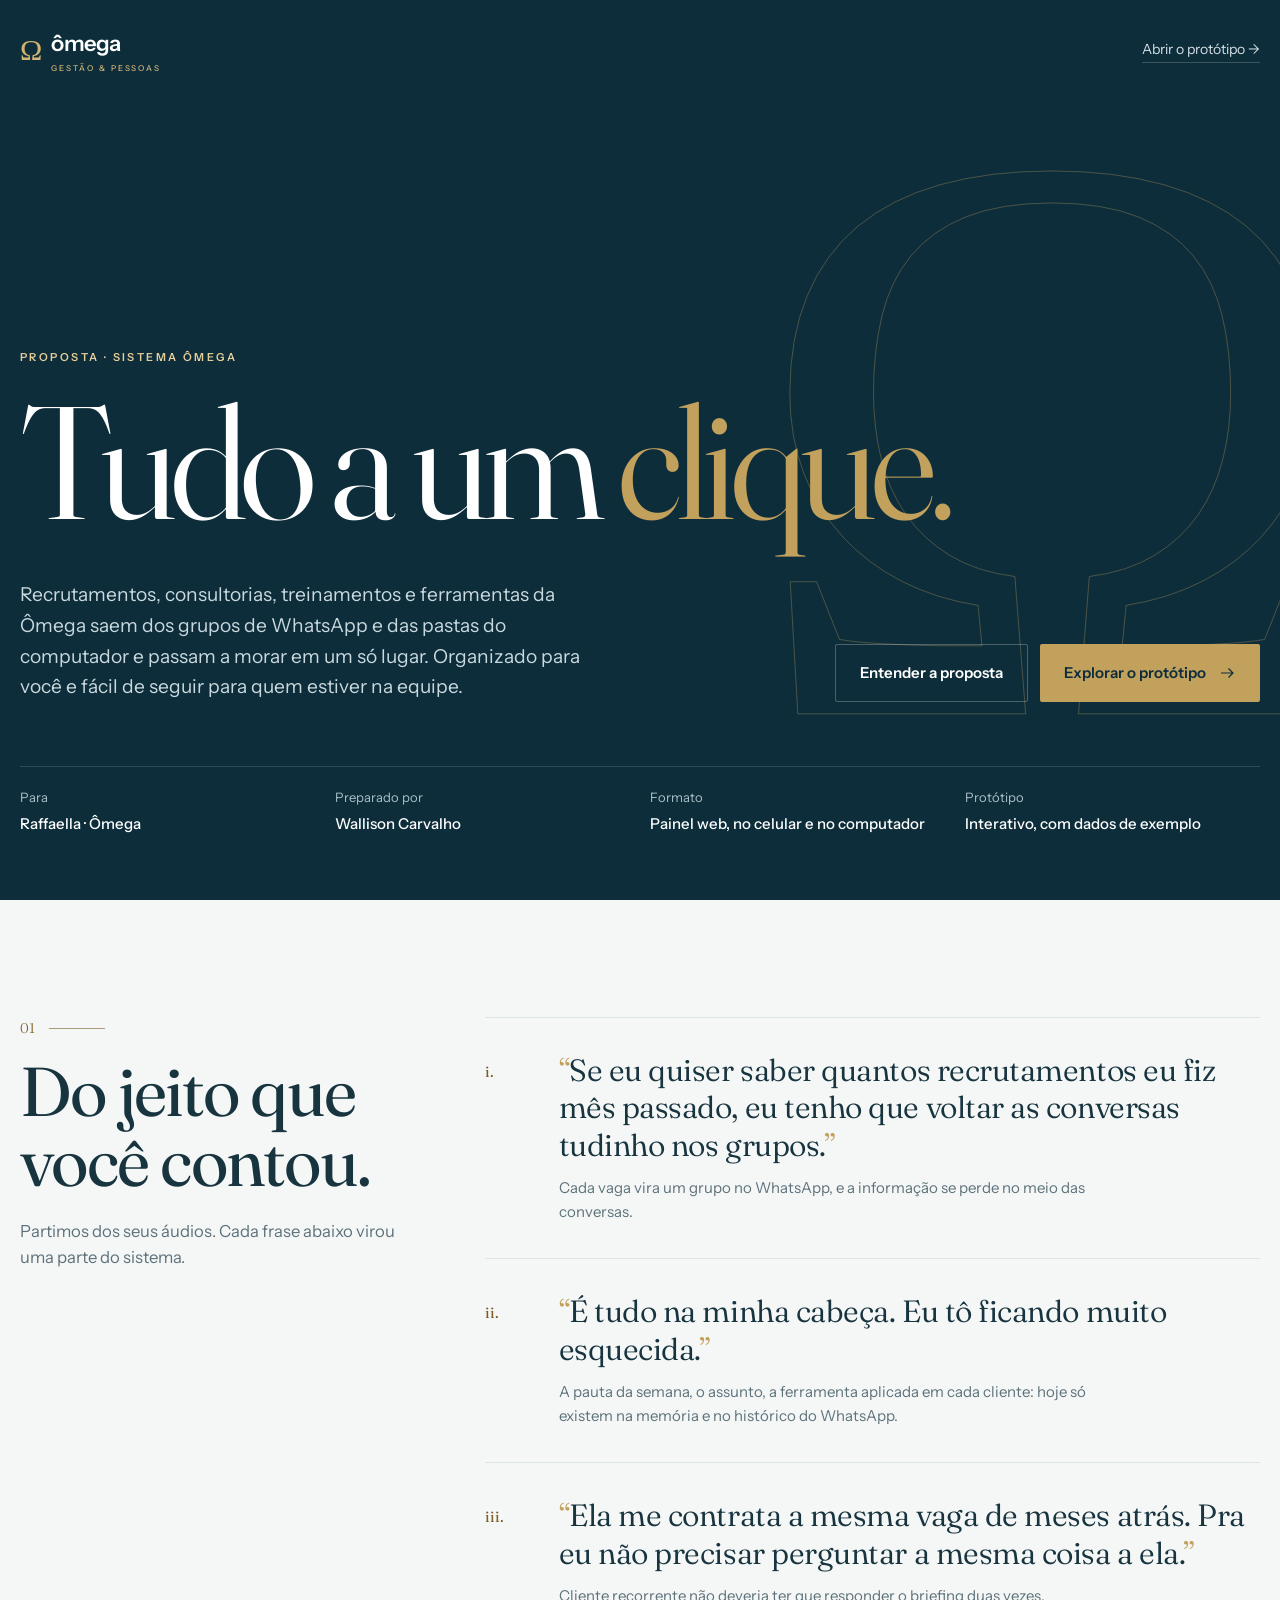
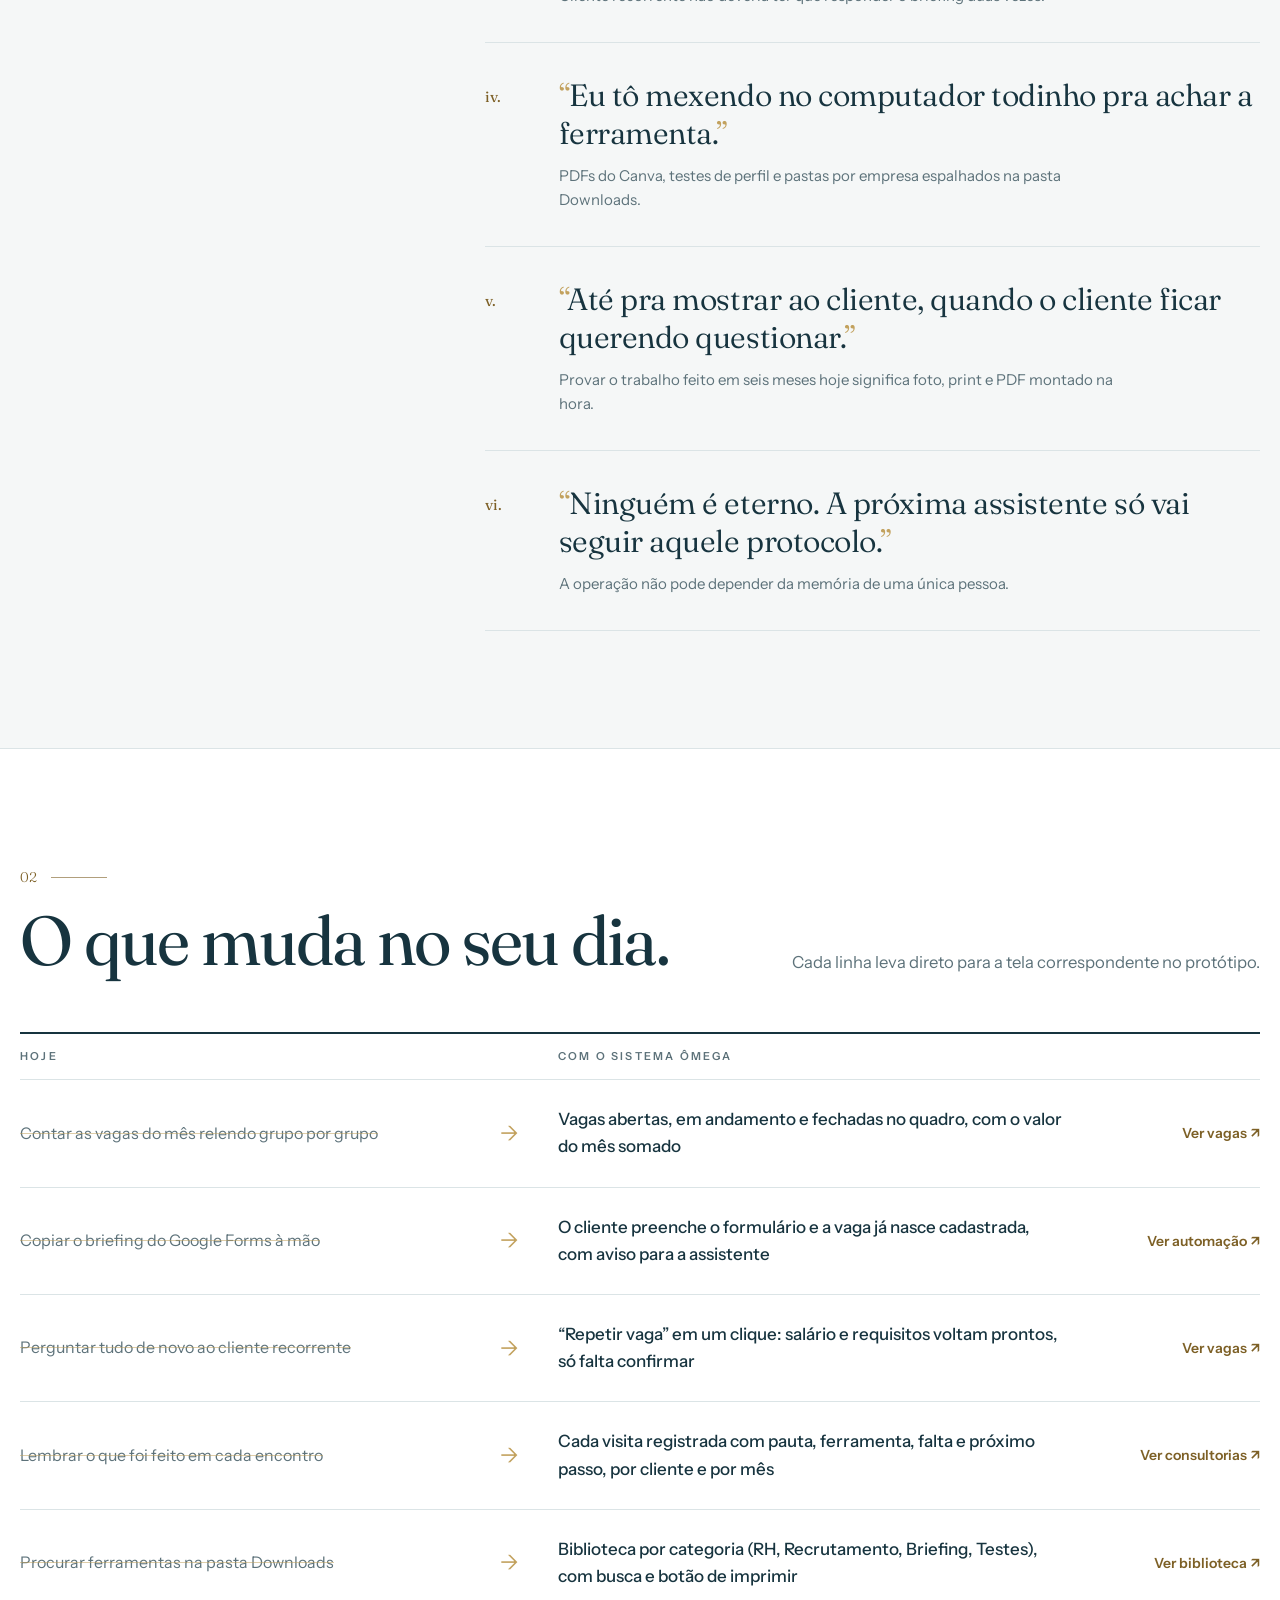
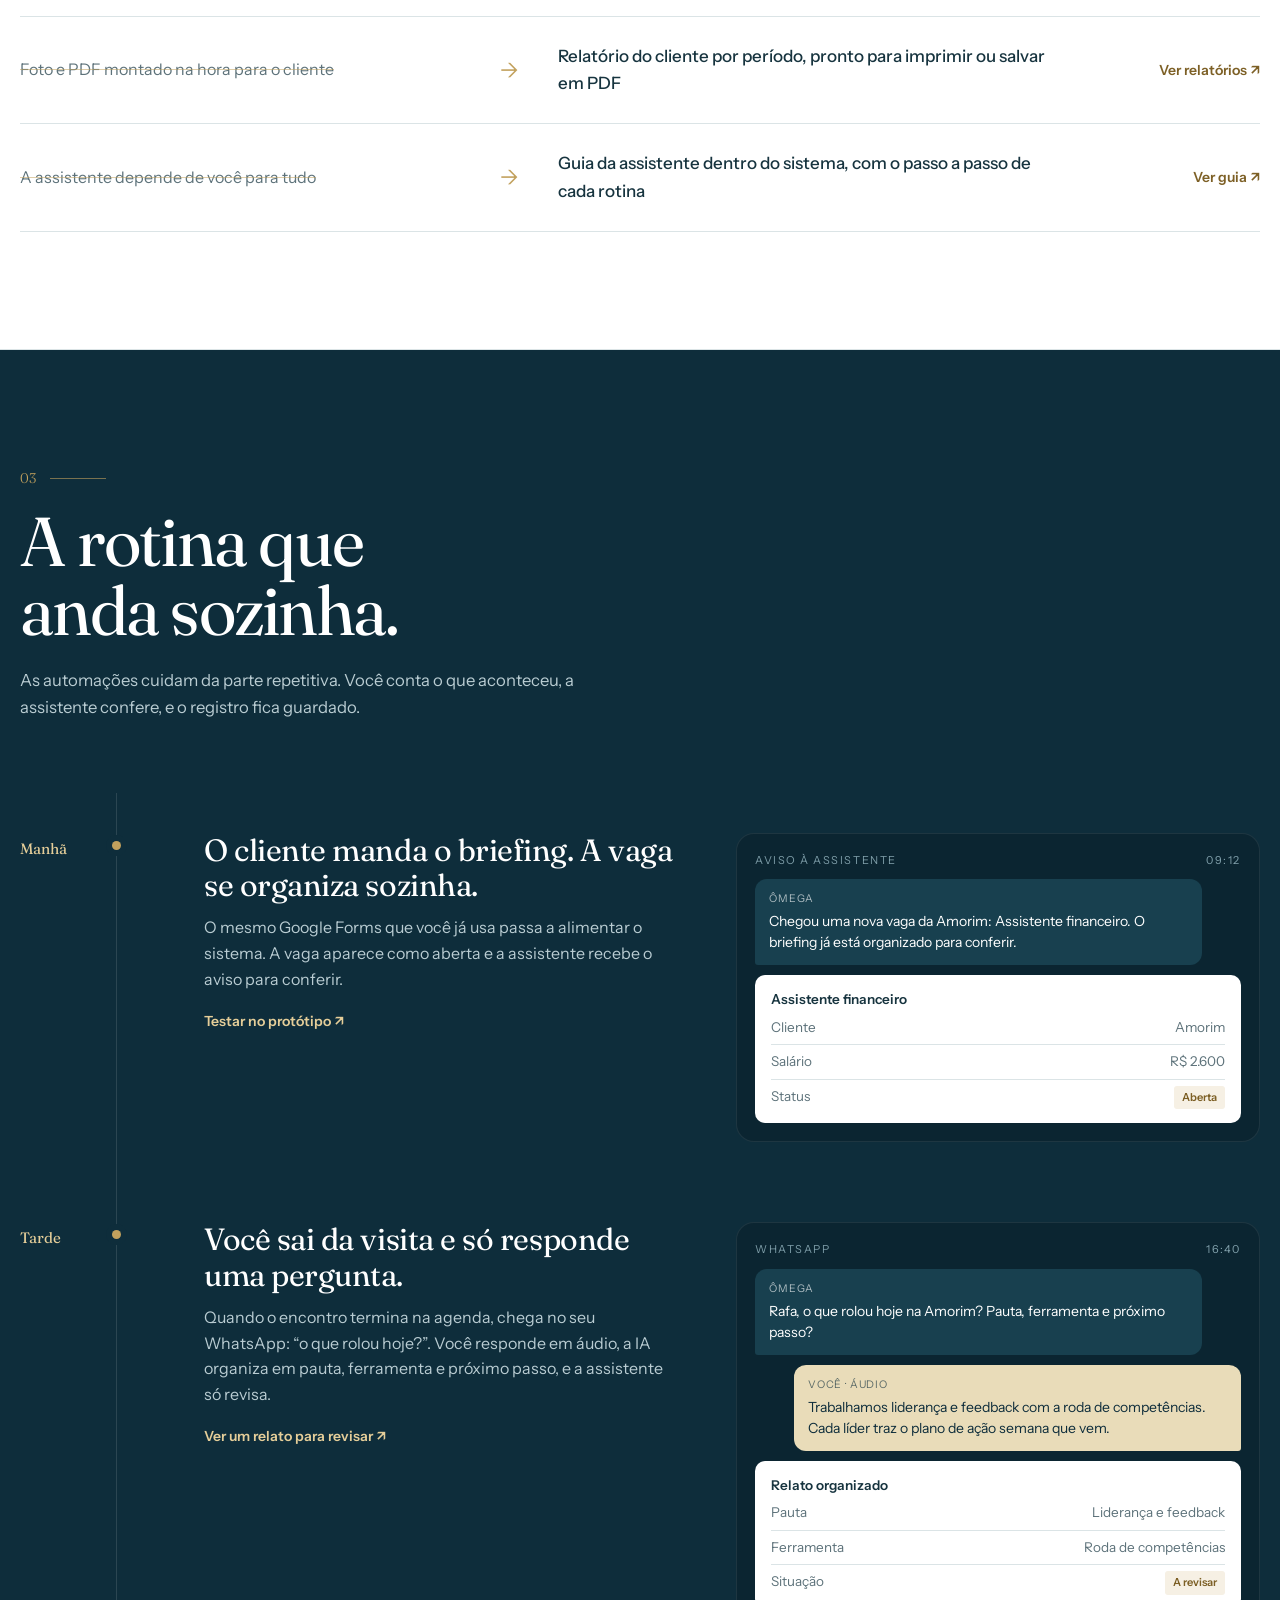
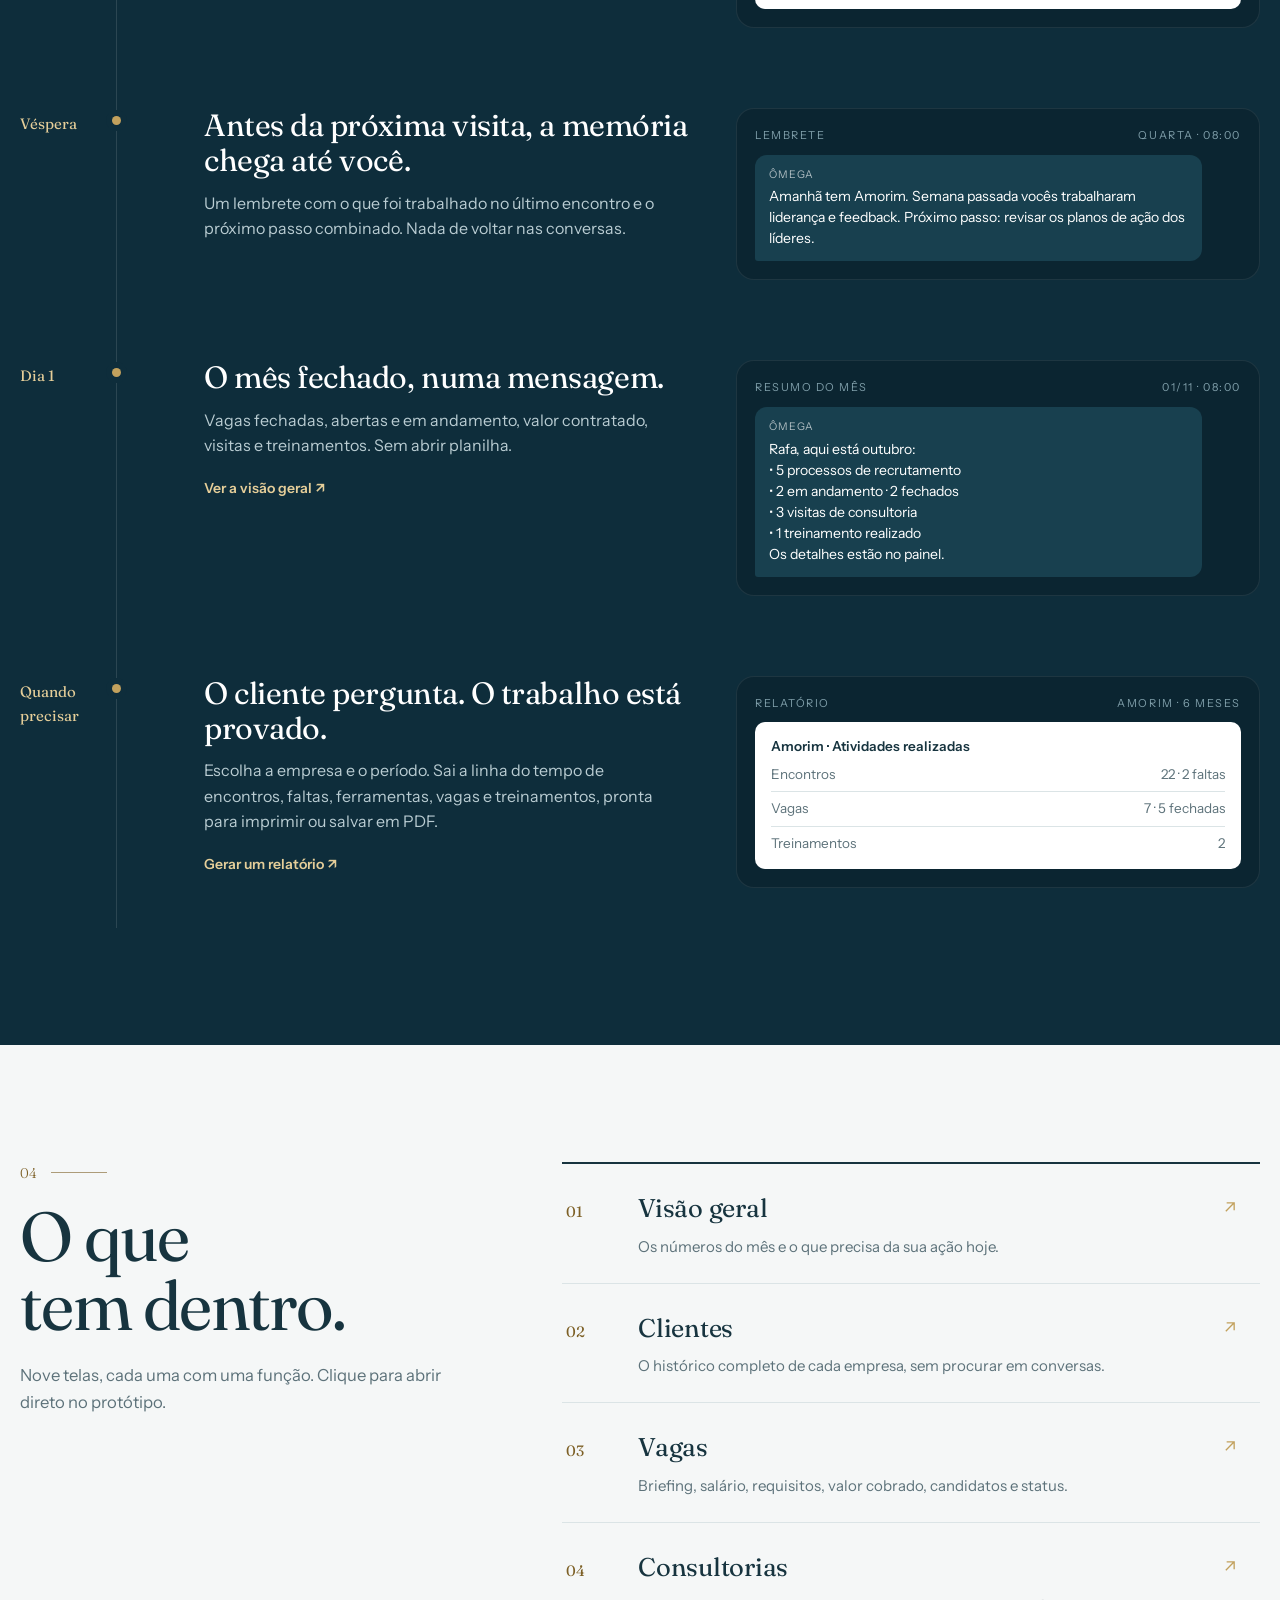
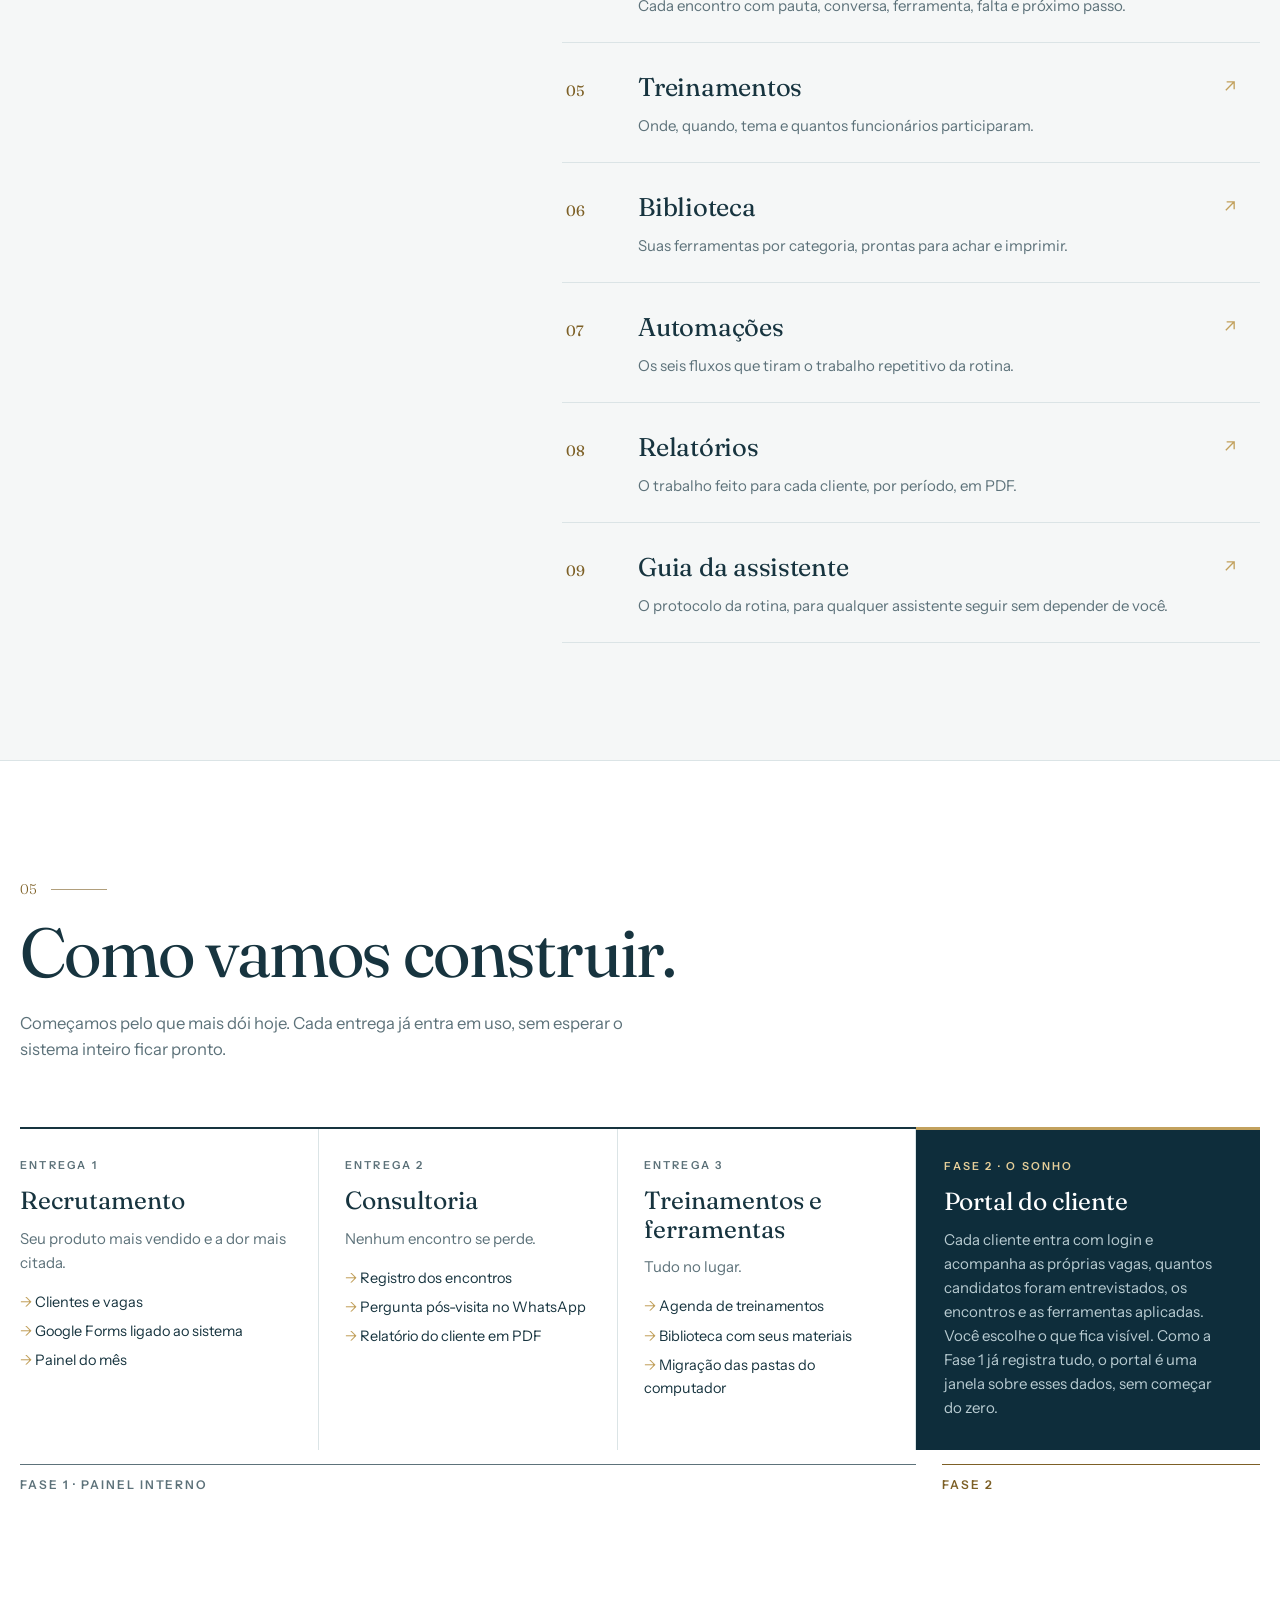
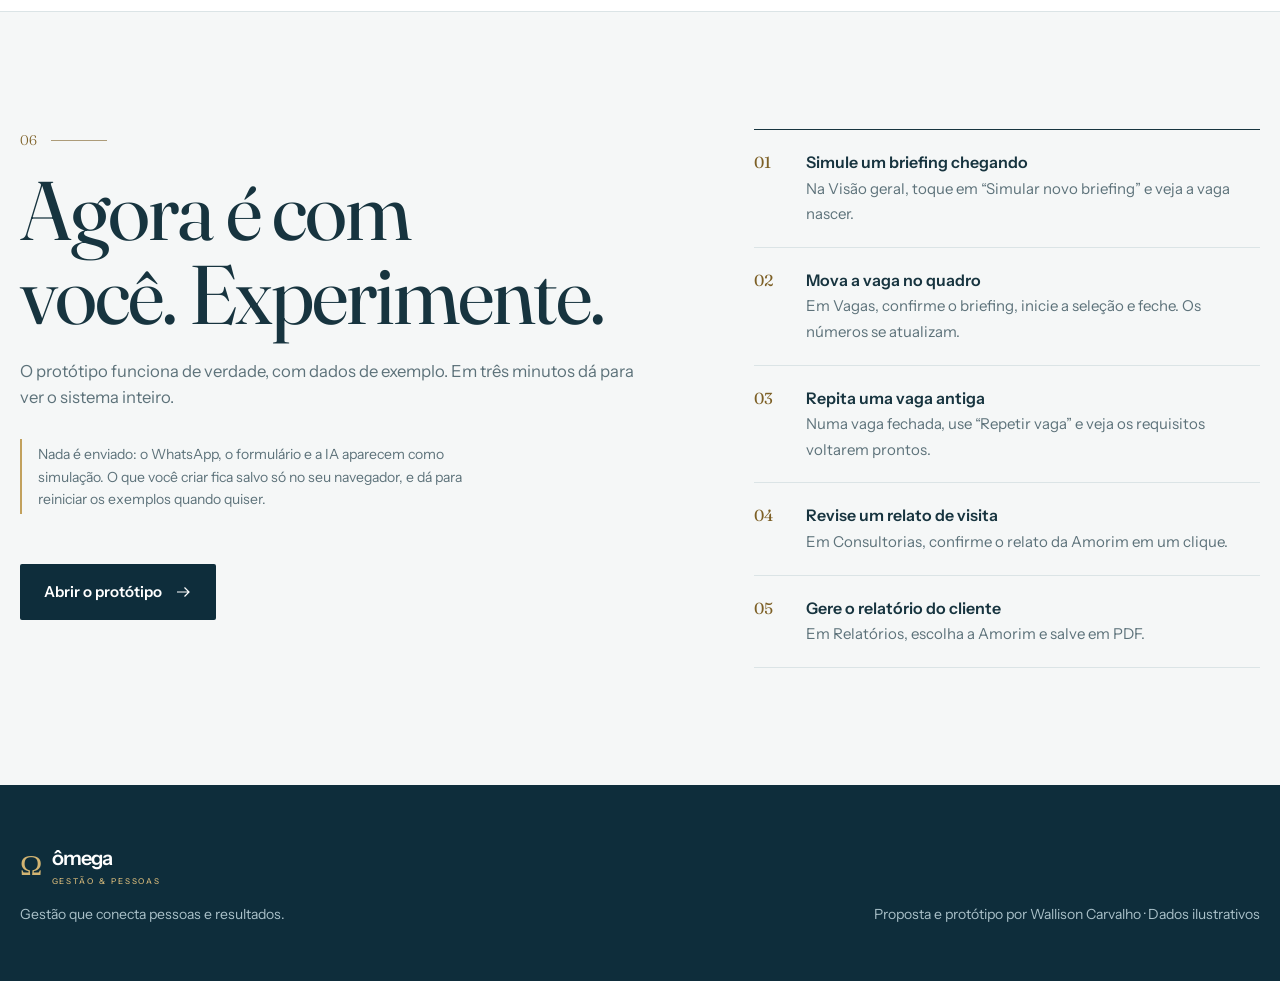
<file: v1/apresentacao.html>
<!doctype html>
<html lang="pt-BR">
<head>
<meta charset="utf-8">
<meta name="viewport" content="width=device-width,initial-scale=1">
<title>Sistema Ômega | Proposta</title>
<meta name="description" content="Proposta do Sistema Ômega: recrutamentos, consultorias, treinamentos e ferramentas da Ômega em um só lugar, a um clique.">
<link rel="preconnect" href="https://fonts.googleapis.com">
<link rel="preconnect" href="https://fonts.gstatic.com" crossorigin>
<link rel="stylesheet" href="https://fonts.googleapis.com/css2?family=Fraunces:opsz,wght@9..144,300..700&family=Instrument+Sans:wght@400;500;600&display=swap">
<style>
/* Conceito: editorial petróleo e ouro, a mesma identidade do painel. A página conta a história
   nas palavras da Raffaella (dor), mostra o dia a dia com o sistema e termina no protótipo. */
:root{
  --navy:#0e2d3b;
  --navy-2:#143b4c;
  --paper:#f5f7f7;
  --surface:#ffffff;
  --ink:#17343f;
  --muted:#5d727a;
  --line:#dbe4e6;
  --gold:#c2a15d;
  --gold-light:#e5ce99;
  --gold-dark:#7d6026;
  --display:"Fraunces",Georgia,serif;
  --body:"Instrument Sans","Helvetica Neue",Arial,sans-serif;
  --ease:cubic-bezier(.16,1,.3,1);
}
*{box-sizing:border-box}
html{-webkit-text-size-adjust:100%}
body{margin:0;background:var(--paper);color:var(--ink);font-family:var(--body);font-size:16px;line-height:1.6}
a{color:inherit}
img,svg{display:block;max-width:100%}
.wrap{width:min(1240px,100% - 32px);margin-inline:auto}
.eyebrow{font-size:11px;letter-spacing:.22em;text-transform:uppercase;font-weight:600;color:var(--gold-dark)}
.sec{padding-block:clamp(5rem,13vh,9rem)}
.secnum{font-family:var(--display);font-weight:300;font-size:14px;color:var(--gold-dark);display:flex;align-items:center;gap:14px}
.secnum::after{content:"";height:1px;width:56px;background:currentColor;opacity:.6}
h2{font-family:var(--display);font-weight:400;font-size:clamp(2.3rem,5.4vw,4.6rem);line-height:1;letter-spacing:-.025em;margin:18px 0 0;text-wrap:balance}
.lead{font-size:clamp(1rem,1.3vw,1.15rem);color:var(--muted);max-width:56ch;margin:22px 0 0}

/* Botões */
.btn{display:inline-flex;align-items:center;gap:12px;padding:16px 24px;border-radius:2px;font-weight:600;font-size:15px;text-decoration:none;transition:background .3s var(--ease),color .3s var(--ease),transform .3s var(--ease)}
.btn svg{width:18px;height:18px;transition:transform .3s var(--ease)}
.btn:hover svg{transform:translateX(4px)}
.btn.gold{background:var(--gold);color:var(--navy)}
.btn.gold:hover{background:var(--gold-light)}
.btn.ghost{color:#fff;border:1px solid #ffffff40}
.btn.ghost:hover{background:#ffffff14}
.btn.dark{background:var(--navy);color:#fff}
.btn.dark:hover{background:var(--navy-2)}
.textlink{display:inline-flex;align-items:center;gap:8px;font-size:14px;font-weight:600;color:var(--gold-dark);text-decoration:none;background:linear-gradient(currentColor,currentColor) 0 100%/0 1px no-repeat;transition:background-size .4s var(--ease)}
.textlink:hover{background-size:100% 1px}
.textlink svg{width:14px;height:14px}

/* Topo */
.top{position:absolute;inset:0 0 auto;z-index:5;padding-block:26px}
.top .wrap{display:flex;align-items:center;justify-content:space-between;gap:16px}
.brand{display:flex;align-items:center;gap:10px;color:#fff;text-decoration:none;font-weight:600;font-size:22px;letter-spacing:-.04em}
.brand .mark{font-family:Georgia,serif;font-size:30px;color:#d2b472;font-weight:400}
.brand small{display:block;font-size:8px;letter-spacing:.24em;color:#cfb478;font-weight:500;margin-top:1px}
.top a.toplink{color:#d5e1e5;font-size:14px;text-decoration:none;border-bottom:1px solid #ffffff30;padding-bottom:2px}
.top a.toplink:hover{color:#fff;border-color:var(--gold)}

/* Hero */
.hero{background:var(--navy);color:#fff;position:relative;overflow:hidden;min-height:100svh;display:flex;align-items:flex-end;padding-block:150px 64px}
.hero .omega{position:absolute;right:-6vw;top:50%;transform:translateY(-52%);font-family:Georgia,serif;font-size:min(78vw,820px);line-height:.8;color:transparent;-webkit-text-stroke:1px #c2a15d55;pointer-events:none;user-select:none}
.hero .wrap{position:relative}
.hero .eyebrow{color:var(--gold-light)}
.hero h1{font-family:var(--display);font-weight:350;font-size:clamp(3.6rem,12.5vw,11rem);line-height:.92;letter-spacing:-.04em;margin:22px 0 0;max-width:11ch}
.hero h1 span{color:var(--gold)}
.herogrid{display:grid;grid-template-columns:minmax(0,1.2fr) minmax(0,1fr);gap:48px;align-items:end;margin-top:44px}
.hero p.sub{font-size:clamp(1.05rem,1.5vw,1.25rem);color:#c9d9de;max-width:44ch;margin:0}
.heroactions{display:flex;flex-wrap:wrap;gap:12px;justify-content:flex-end}
.herometa{display:grid;grid-template-columns:repeat(4,minmax(0,1fr));border-top:1px solid #ffffff22;margin-top:64px;padding-top:20px;gap:20px;font-size:13px;color:#a9c0c8}
.herometa b{display:block;color:#fff;font-weight:500;font-size:15px;margin-top:4px}

/* 01 · Falas */
.voices{display:grid;grid-template-columns:minmax(0,.8fr) minmax(0,1.6fr);gap:clamp(32px,6vw,96px)}
.voices aside{position:sticky;top:40px;align-self:start}
.quotes{list-style:none;margin:0;padding:0}
.quotes li{border-top:1px solid var(--line);padding:34px 0;display:grid;grid-template-columns:56px minmax(0,1fr);gap:18px}
.quotes li:last-child{border-bottom:1px solid var(--line)}
.quotes .n{font-family:var(--display);font-size:15px;color:var(--gold-dark);padding-top:8px}
.quotes blockquote{margin:0;font-family:var(--display);font-weight:350;font-size:clamp(1.35rem,2.4vw,2rem);line-height:1.22;letter-spacing:-.015em}
.quotes blockquote::before{content:"“";color:var(--gold)}
.quotes blockquote::after{content:"”";color:var(--gold)}
.quotes p{margin:12px 0 0;color:var(--muted);font-size:15px;max-width:56ch}

/* 02 · Hoje x com o sistema */
.compare{background:var(--surface);border-block:1px solid var(--line)}
.cmphead{display:flex;justify-content:space-between;align-items:flex-end;gap:32px;flex-wrap:wrap}
.cmp{margin-top:56px;border-top:2px solid var(--ink)}
.cmprow{display:grid;grid-template-columns:minmax(0,1fr) 48px minmax(0,1.15fr) 170px;gap:24px;align-items:center;padding:26px 0;border-bottom:1px solid var(--line);transition:background .3s var(--ease)}
.cmprow:hover{background:linear-gradient(90deg,transparent,#c2a15d0d 30%,transparent)}
.cmprow.headrow{padding:14px 0;font-size:11px;letter-spacing:.2em;text-transform:uppercase;font-weight:600;color:var(--muted)}
.cmprow.headrow:hover{background:none}
.before{color:var(--muted);text-decoration:line-through;text-decoration-color:#c2a15d88;text-decoration-thickness:1px}
.arrow{color:var(--gold);font-size:22px;text-align:center}
.after{font-weight:500;font-size:17px}
.cmprow .textlink{justify-self:end}

/* 03 · Um dia com o sistema */
.day{background:var(--navy);color:#fff;position:relative;overflow:hidden}
.day h2{max-width:14ch}
.day .lead{color:#b9ccd2}
.day .secnum{color:var(--gold)}
.timeline{margin-top:72px;display:grid;gap:0;position:relative}
.timeline::before{content:"";position:absolute;left:96px;top:0;bottom:0;width:1px;background:#ffffff1f}
.moment{display:grid;grid-template-columns:96px minmax(0,1fr) minmax(0,1fr);gap:0 48px;padding:40px 0;position:relative}
.moment .when{font-family:var(--display);font-size:15px;color:var(--gold-light);padding-top:4px}
.moment .when::after{content:"";position:absolute;left:92px;top:48px;width:9px;height:9px;border-radius:50%;background:var(--gold);box-shadow:0 0 0 6px var(--navy)}
.moment h3{font-family:var(--display);font-weight:400;font-size:clamp(1.5rem,2.4vw,2.1rem);line-height:1.15;margin:0 0 12px;letter-spacing:-.015em;padding-left:40px}
.moment p{margin:0;color:#b9ccd2;max-width:46ch;padding-left:40px}
.moment .textlink{color:var(--gold-light);margin:18px 0 0 40px}
.phone{background:#0b2531;border:1px solid #ffffff14;border-radius:18px;padding:18px;display:grid;gap:10px;align-self:start}
.phone .ph{font-size:11px;letter-spacing:.14em;text-transform:uppercase;color:#7f9ea9;display:flex;justify-content:space-between}
.bubble{padding:12px 14px;border-radius:12px 12px 12px 3px;background:#18404f;font-size:14px;line-height:1.5;max-width:92%}
.bubble.me{justify-self:end;background:#e9dcb9;color:var(--navy);border-radius:12px 12px 3px 12px}
.bubble small{display:block;font-size:10.5px;letter-spacing:.08em;text-transform:uppercase;opacity:.65;margin-bottom:4px}
.card-mini{background:#fff;color:var(--ink);border-radius:10px;padding:14px 16px;font-size:13.5px;display:grid;gap:6px}
.card-mini b{font-weight:600}
.card-mini .row{display:flex;justify-content:space-between;gap:10px;border-top:1px solid var(--line);padding-top:6px;color:var(--muted)}
.card-mini .row:first-of-type{border-top:0;padding-top:0}
.pill{display:inline-block;font-size:11px;font-weight:600;padding:3px 8px;border-radius:3px;background:#f6f0e4;color:var(--gold-dark)}

/* 04 · O que tem dentro */
.inside{display:grid;grid-template-columns:minmax(0,1fr) minmax(0,1.5fr);gap:clamp(32px,6vw,96px)}
.inside aside{position:sticky;top:40px;align-self:start}
.mods{list-style:none;margin:0;padding:0;border-top:2px solid var(--ink)}
.mods a{display:grid;grid-template-columns:54px minmax(0,1fr) 24px;gap:18px;align-items:baseline;padding:24px 16px 24px 4px;border-bottom:1px solid var(--line);text-decoration:none;transition:background .35s var(--ease),color .35s var(--ease),padding .35s var(--ease)}
.mods a:hover,.mods a:focus-visible{background:var(--navy);color:#fff;padding-left:18px;outline:none}
.mods .n{font-family:var(--display);color:var(--gold-dark);font-size:15px}
.mods a:hover .n,.mods a:focus-visible .n{color:var(--gold)}
.mods h3{font-family:var(--display);font-weight:400;font-size:clamp(1.35rem,2vw,1.75rem);margin:0;letter-spacing:-.01em}
.mods p{margin:6px 0 0;color:var(--muted);font-size:15px}
.mods a:hover p,.mods a:focus-visible p{color:#b9ccd2}
.mods svg{width:20px;height:20px;color:var(--gold)}

/* 05 · Como vamos construir */
.build{background:var(--surface);border-block:1px solid var(--line)}
.steps{display:grid;grid-template-columns:repeat(3,minmax(0,1fr)) minmax(0,1.15fr);margin-top:64px;border-top:2px solid var(--ink)}
.step{padding:28px 26px 30px 0;border-right:1px solid var(--line);display:grid;align-content:start;gap:12px;min-width:0}
.step + .step{padding-left:26px}
.step .k{font-size:11px;letter-spacing:.2em;text-transform:uppercase;font-weight:600;color:var(--muted)}
.step h3{font-family:var(--display);font-weight:400;font-size:1.55rem;line-height:1.15;margin:0}
.step p{margin:0;color:var(--muted);font-size:15px}
.step ul{margin:4px 0 0;padding:0;list-style:none;display:grid;gap:6px;font-size:14.5px}
.step li::before{content:"→ ";color:var(--gold)}
.step.dream{background:var(--navy);color:#fff;border-right:0;padding:28px 28px 30px;margin-top:-2px;border-top:3px solid var(--gold)}
.step.dream .k{color:var(--gold-light)}
.step.dream p{color:#b9ccd2}
.phasebar{display:grid;grid-template-columns:3fr 1.15fr;margin-top:14px;font-size:12px;letter-spacing:.16em;text-transform:uppercase;font-weight:600;color:var(--muted)}
.phasebar span{border-top:1px solid currentColor;padding-top:10px}
.phasebar span + span{color:var(--gold-dark);margin-left:26px}

/* 06 · Explore */
.explore{display:grid;grid-template-columns:minmax(0,1.3fr) minmax(0,1fr);gap:clamp(32px,6vw,96px);align-items:start}
.explore h2{font-size:clamp(2.6rem,6.5vw,5.6rem)}
.route{counter-reset:r;list-style:none;margin:0;padding:0;border-top:1px solid var(--ink)}
.route li{counter-increment:r;padding:20px 0 20px 52px;border-bottom:1px solid var(--line);position:relative}
.route li::before{content:counter(r,decimal-leading-zero);position:absolute;left:0;top:20px;font-family:var(--display);color:var(--gold-dark)}
.route b{font-weight:600;display:block}
.route span{color:var(--muted);font-size:15px}
.notice{margin-top:28px;font-size:14px;color:var(--muted);border-left:2px solid var(--gold);padding:4px 0 4px 16px;max-width:52ch}
.explore .btn{margin-top:36px}

footer{background:var(--navy);color:#a9c0c8;padding-block:56px;font-size:14px}
footer .wrap{display:flex;justify-content:space-between;gap:24px;flex-wrap:wrap;align-items:flex-end}
footer .brand{font-size:20px}

/* Reveal */
.rv{opacity:0;transform:translateY(28px);transition:opacity .9s var(--ease),transform .9s var(--ease)}
.rv.visible{opacity:1;transform:none}
@media (prefers-reduced-motion:reduce){.rv{opacity:1;transform:none;transition:none}*{scroll-behavior:auto!important;transition:none!important}}
@media (prefers-reduced-motion:no-preference){html{scroll-behavior:smooth}}

@media (max-width:980px){
  .herogrid,.voices,.inside,.explore{grid-template-columns:minmax(0,1fr)}
  .heroactions{justify-content:flex-start}
  .voices aside,.inside aside{position:static}
  .herometa{grid-template-columns:repeat(2,minmax(0,1fr))}
  .cmprow{grid-template-columns:minmax(0,1fr) 32px minmax(0,1fr)}
  .cmprow .textlink{grid-column:3;justify-self:start}
  .moment{grid-template-columns:96px minmax(0,1fr);row-gap:24px}
  .moment .phone{grid-column:2;margin-left:40px}
  .steps{grid-template-columns:repeat(2,minmax(0,1fr))}
  .step:nth-child(2){border-right:0}
  .step:nth-child(3){padding-left:0}
  .step:nth-child(-n+2){border-bottom:1px solid var(--line)}
  .phasebar{display:none}
}
@media (max-width:620px){
  .top a.toplink{display:none}
  .hero{padding-block:120px 40px}
  .hero .omega{right:-30vw;font-size:120vw;top:38%}
  .herometa{margin-top:44px}
  .quotes li{grid-template-columns:36px minmax(0,1fr);gap:10px}
  .cmprow{grid-template-columns:minmax(0,1fr);gap:8px}
  .cmprow.headrow{display:none}
  .cmprow .arrow{display:none}
  .cmprow .before::before{content:"Hoje: ";text-decoration:none;display:inline-block;font-size:11px;letter-spacing:.14em;text-transform:uppercase;font-weight:600;margin-right:4px}
  .cmprow .textlink{grid-column:auto}
  .timeline::before{left:6px}
  .moment{grid-template-columns:minmax(0,1fr);padding:32px 0 32px 32px}
  .moment .when::after{left:2px;top:38px}
  .moment h3,.moment p{padding-left:0}
  .moment .textlink{margin-left:0}
  .moment .phone{grid-column:1;margin-left:0}
  .mods a{grid-template-columns:36px minmax(0,1fr) 20px;gap:10px}
  .steps{grid-template-columns:minmax(0,1fr)}
  .step,.step + .step{padding:24px 0;border-right:0;border-bottom:1px solid var(--line)}
  .step.dream{padding:24px 20px;margin-top:0}
  .btn{width:100%;justify-content:center}
}
</style>
</head>
<body>

<header class="top">
  <div class="wrap">
    <a class="brand" href="#inicio" aria-label="Ômega, início"><span class="mark">Ω</span><span>ômega<small>GESTÃO &amp; PESSOAS</small></span></a>
    <a class="toplink" href="painel.html">Abrir o protótipo →</a>
  </div>
</header>

<section class="hero" id="inicio">
  <div class="omega" aria-hidden="true">Ω</div>
  <div class="wrap">
    <div class="eyebrow">Proposta · Sistema Ômega</div>
    <h1>Tudo a um <span>clique.</span></h1>
    <div class="herogrid">
      <p class="sub">Recrutamentos, consultorias, treinamentos e ferramentas da Ômega saem dos grupos de WhatsApp e das pastas do computador e passam a morar em um só lugar. Organizado para você e fácil de seguir para quem estiver na equipe.</p>
      <div class="heroactions">
        <a class="btn ghost" href="#falas">Entender a proposta</a>
        <a class="btn gold" href="painel.html">Explorar o protótipo <svg viewBox="0 0 24 24" fill="none" stroke="currentColor" stroke-width="1.6" aria-hidden="true"><path d="M4 12h16m-6-6 6 6-6 6"/></svg></a>
      </div>
    </div>
    <div class="herometa">
      <div>Para<b>Raffaella · Ômega</b></div>
      <div>Preparado por<b>Wallison Carvalho</b></div>
      <div>Formato<b>Painel web, no celular e no computador</b></div>
      <div>Protótipo<b>Interativo, com dados de exemplo</b></div>
    </div>
  </div>
</section>

<!-- 01 · Nas palavras dela -->
<section class="sec" id="falas">
  <div class="wrap voices">
    <aside class="rv">
      <div class="secnum">01</div>
      <h2>Do jeito que você contou.</h2>
      <p class="lead">Partimos dos seus áudios. Cada frase abaixo virou uma parte do sistema.</p>
    </aside>
    <ol class="quotes">
      <li class="rv"><span class="n">i.</span><div><blockquote>Se eu quiser saber quantos recrutamentos eu fiz mês passado, eu tenho que voltar as conversas tudinho nos grupos.</blockquote><p>Cada vaga vira um grupo no WhatsApp, e a informação se perde no meio das conversas.</p></div></li>
      <li class="rv"><span class="n">ii.</span><div><blockquote>É tudo na minha cabeça. Eu tô ficando muito esquecida.</blockquote><p>A pauta da semana, o assunto, a ferramenta aplicada em cada cliente: hoje só existem na memória e no histórico do WhatsApp.</p></div></li>
      <li class="rv"><span class="n">iii.</span><div><blockquote>Ela me contrata a mesma vaga de meses atrás. Pra eu não precisar perguntar a mesma coisa a ela.</blockquote><p>Cliente recorrente não deveria ter que responder o briefing duas vezes.</p></div></li>
      <li class="rv"><span class="n">iv.</span><div><blockquote>Eu tô mexendo no computador todinho pra achar a ferramenta.</blockquote><p>PDFs do Canva, testes de perfil e pastas por empresa espalhados na pasta Downloads.</p></div></li>
      <li class="rv"><span class="n">v.</span><div><blockquote>Até pra mostrar ao cliente, quando o cliente ficar querendo questionar.</blockquote><p>Provar o trabalho feito em seis meses hoje significa foto, print e PDF montado na hora.</p></div></li>
      <li class="rv"><span class="n">vi.</span><div><blockquote>Ninguém é eterno. A próxima assistente só vai seguir aquele protocolo.</blockquote><p>A operação não pode depender da memória de uma única pessoa.</p></div></li>
    </ol>
  </div>
</section>

<!-- 02 · Hoje x com o sistema -->
<section class="sec compare" id="antes-depois">
  <div class="wrap">
    <div class="cmphead rv">
      <div>
        <div class="secnum">02</div>
        <h2>O que muda no seu dia.</h2>
      </div>
      <p class="lead" style="margin:0">Cada linha leva direto para a tela correspondente no protótipo.</p>
    </div>
    <div class="cmp">
      <div class="cmprow headrow"><span>Hoje</span><span></span><span>Com o Sistema Ômega</span><span></span></div>
      <div class="cmprow rv"><span class="before">Contar as vagas do mês relendo grupo por grupo</span><span class="arrow" aria-hidden="true">→</span><span class="after">Vagas abertas, em andamento e fechadas no quadro, com o valor do mês somado</span><a class="textlink" href="painel.html#jobs">Ver vagas ↗</a></div>
      <div class="cmprow rv"><span class="before">Copiar o briefing do Google Forms à mão</span><span class="arrow" aria-hidden="true">→</span><span class="after">O cliente preenche o formulário e a vaga já nasce cadastrada, com aviso para a assistente</span><a class="textlink" href="painel.html#automations">Ver automação ↗</a></div>
      <div class="cmprow rv"><span class="before">Perguntar tudo de novo ao cliente recorrente</span><span class="arrow" aria-hidden="true">→</span><span class="after">“Repetir vaga” em um clique: salário e requisitos voltam prontos, só falta confirmar</span><a class="textlink" href="painel.html#jobs">Ver vagas ↗</a></div>
      <div class="cmprow rv"><span class="before">Lembrar o que foi feito em cada encontro</span><span class="arrow" aria-hidden="true">→</span><span class="after">Cada visita registrada com pauta, ferramenta, falta e próximo passo, por cliente e por mês</span><a class="textlink" href="painel.html#meetings">Ver consultorias ↗</a></div>
      <div class="cmprow rv"><span class="before">Procurar ferramentas na pasta Downloads</span><span class="arrow" aria-hidden="true">→</span><span class="after">Biblioteca por categoria (RH, Recrutamento, Briefing, Testes), com busca e botão de imprimir</span><a class="textlink" href="painel.html#library">Ver biblioteca ↗</a></div>
      <div class="cmprow rv"><span class="before">Foto e PDF montado na hora para o cliente</span><span class="arrow" aria-hidden="true">→</span><span class="after">Relatório do cliente por período, pronto para imprimir ou salvar em PDF</span><a class="textlink" href="painel.html#reports">Ver relatórios ↗</a></div>
      <div class="cmprow rv"><span class="before">A assistente depende de você para tudo</span><span class="arrow" aria-hidden="true">→</span><span class="after">Guia da assistente dentro do sistema, com o passo a passo de cada rotina</span><a class="textlink" href="painel.html#protocol">Ver guia ↗</a></div>
    </div>
  </div>
</section>

<!-- 03 · Um dia com o sistema -->
<section class="sec day" id="dia">
  <div class="wrap">
    <div class="rv">
      <div class="secnum">03</div>
      <h2>A rotina que anda sozinha.</h2>
      <p class="lead">As automações cuidam da parte repetitiva. Você conta o que aconteceu, a assistente confere, e o registro fica guardado.</p>
    </div>

    <div class="timeline">
      <article class="moment rv">
        <span class="when">Manhã</span>
        <div>
          <h3>O cliente manda o briefing. A vaga se organiza sozinha.</h3>
          <p>O mesmo Google Forms que você já usa passa a alimentar o sistema. A vaga aparece como aberta e a assistente recebe o aviso para conferir.</p>
          <a class="textlink" href="painel.html#automations">Testar no protótipo ↗</a>
        </div>
        <div class="phone" aria-label="Exemplo de aviso">
          <div class="ph"><span>Aviso à assistente</span><span>09:12</span></div>
          <div class="bubble"><small>Ômega</small>Chegou uma nova vaga da Amorim: Assistente financeiro. O briefing já está organizado para conferir.</div>
          <div class="card-mini"><b>Assistente financeiro</b><div class="row"><span>Cliente</span><span>Amorim</span></div><div class="row"><span>Salário</span><span>R$ 2.600</span></div><div class="row"><span>Status</span><span class="pill">Aberta</span></div></div>
        </div>
      </article>

      <article class="moment rv">
        <span class="when">Tarde</span>
        <div>
          <h3>Você sai da visita e só responde uma pergunta.</h3>
          <p>Quando o encontro termina na agenda, chega no seu WhatsApp: “o que rolou hoje?”. Você responde em áudio, a IA organiza em pauta, ferramenta e próximo passo, e a assistente só revisa.</p>
          <a class="textlink" href="painel.html#meetings">Ver um relato para revisar ↗</a>
        </div>
        <div class="phone" aria-label="Exemplo de conversa no WhatsApp">
          <div class="ph"><span>WhatsApp</span><span>16:40</span></div>
          <div class="bubble"><small>Ômega</small>Rafa, o que rolou hoje na Amorim? Pauta, ferramenta e próximo passo?</div>
          <div class="bubble me"><small>Você · áudio</small>Trabalhamos liderança e feedback com a roda de competências. Cada líder traz o plano de ação semana que vem.</div>
          <div class="card-mini"><b>Relato organizado</b><div class="row"><span>Pauta</span><span>Liderança e feedback</span></div><div class="row"><span>Ferramenta</span><span>Roda de competências</span></div><div class="row"><span>Situação</span><span class="pill">A revisar</span></div></div>
        </div>
      </article>

      <article class="moment rv">
        <span class="when">Véspera</span>
        <div>
          <h3>Antes da próxima visita, a memória chega até você.</h3>
          <p>Um lembrete com o que foi trabalhado no último encontro e o próximo passo combinado. Nada de voltar nas conversas.</p>
        </div>
        <div class="phone" aria-label="Exemplo de lembrete">
          <div class="ph"><span>Lembrete</span><span>Quarta · 08:00</span></div>
          <div class="bubble"><small>Ômega</small>Amanhã tem Amorim. Semana passada vocês trabalharam liderança e feedback. Próximo passo: revisar os planos de ação dos líderes.</div>
        </div>
      </article>

      <article class="moment rv">
        <span class="when">Dia 1</span>
        <div>
          <h3>O mês fechado, numa mensagem.</h3>
          <p>Vagas fechadas, abertas e em andamento, valor contratado, visitas e treinamentos. Sem abrir planilha.</p>
          <a class="textlink" href="painel.html#dashboard">Ver a visão geral ↗</a>
        </div>
        <div class="phone" aria-label="Exemplo de resumo mensal">
          <div class="ph"><span>Resumo do mês</span><span>01/11 · 08:00</span></div>
          <div class="bubble"><small>Ômega</small>Rafa, aqui está outubro:<br>• 5 processos de recrutamento<br>• 2 em andamento · 2 fechados<br>• 3 visitas de consultoria<br>• 1 treinamento realizado<br>Os detalhes estão no painel.</div>
        </div>
      </article>

      <article class="moment rv">
        <span class="when">Quando precisar</span>
        <div>
          <h3>O cliente pergunta. O trabalho está provado.</h3>
          <p>Escolha a empresa e o período. Sai a linha do tempo de encontros, faltas, ferramentas, vagas e treinamentos, pronta para imprimir ou salvar em PDF.</p>
          <a class="textlink" href="painel.html#reports">Gerar um relatório ↗</a>
        </div>
        <div class="phone" aria-label="Exemplo de relatório">
          <div class="ph"><span>Relatório</span><span>Amorim · 6 meses</span></div>
          <div class="card-mini"><b>Amorim · Atividades realizadas</b><div class="row"><span>Encontros</span><span>22 · 2 faltas</span></div><div class="row"><span>Vagas</span><span>7 · 5 fechadas</span></div><div class="row"><span>Treinamentos</span><span>2</span></div></div>
        </div>
      </article>
    </div>
  </div>
</section>

<!-- 04 · O que tem dentro -->
<section class="sec" id="dentro">
  <div class="wrap inside">
    <aside class="rv">
      <div class="secnum">04</div>
      <h2>O que tem dentro.</h2>
      <p class="lead">Nove telas, cada uma com uma função. Clique para abrir direto no protótipo.</p>
    </aside>
    <ul class="mods">
      <li class="rv"><a href="painel.html#dashboard"><span class="n">01</span><span><h3>Visão geral</h3><p>Os números do mês e o que precisa da sua ação hoje.</p></span><svg viewBox="0 0 24 24" fill="none" stroke="currentColor" stroke-width="1.6" aria-hidden="true"><path d="M7 17 17 7M8 7h9v9"/></svg></a></li>
      <li class="rv"><a href="painel.html#clients"><span class="n">02</span><span><h3>Clientes</h3><p>O histórico completo de cada empresa, sem procurar em conversas.</p></span><svg viewBox="0 0 24 24" fill="none" stroke="currentColor" stroke-width="1.6" aria-hidden="true"><path d="M7 17 17 7M8 7h9v9"/></svg></a></li>
      <li class="rv"><a href="painel.html#jobs"><span class="n">03</span><span><h3>Vagas</h3><p>Briefing, salário, requisitos, valor cobrado, candidatos e status.</p></span><svg viewBox="0 0 24 24" fill="none" stroke="currentColor" stroke-width="1.6" aria-hidden="true"><path d="M7 17 17 7M8 7h9v9"/></svg></a></li>
      <li class="rv"><a href="painel.html#meetings"><span class="n">04</span><span><h3>Consultorias</h3><p>Cada encontro com pauta, conversa, ferramenta, falta e próximo passo.</p></span><svg viewBox="0 0 24 24" fill="none" stroke="currentColor" stroke-width="1.6" aria-hidden="true"><path d="M7 17 17 7M8 7h9v9"/></svg></a></li>
      <li class="rv"><a href="painel.html#training"><span class="n">05</span><span><h3>Treinamentos</h3><p>Onde, quando, tema e quantos funcionários participaram.</p></span><svg viewBox="0 0 24 24" fill="none" stroke="currentColor" stroke-width="1.6" aria-hidden="true"><path d="M7 17 17 7M8 7h9v9"/></svg></a></li>
      <li class="rv"><a href="painel.html#library"><span class="n">06</span><span><h3>Biblioteca</h3><p>Suas ferramentas por categoria, prontas para achar e imprimir.</p></span><svg viewBox="0 0 24 24" fill="none" stroke="currentColor" stroke-width="1.6" aria-hidden="true"><path d="M7 17 17 7M8 7h9v9"/></svg></a></li>
      <li class="rv"><a href="painel.html#automations"><span class="n">07</span><span><h3>Automações</h3><p>Os seis fluxos que tiram o trabalho repetitivo da rotina.</p></span><svg viewBox="0 0 24 24" fill="none" stroke="currentColor" stroke-width="1.6" aria-hidden="true"><path d="M7 17 17 7M8 7h9v9"/></svg></a></li>
      <li class="rv"><a href="painel.html#reports"><span class="n">08</span><span><h3>Relatórios</h3><p>O trabalho feito para cada cliente, por período, em PDF.</p></span><svg viewBox="0 0 24 24" fill="none" stroke="currentColor" stroke-width="1.6" aria-hidden="true"><path d="M7 17 17 7M8 7h9v9"/></svg></a></li>
      <li class="rv"><a href="painel.html#protocol"><span class="n">09</span><span><h3>Guia da assistente</h3><p>O protocolo da rotina, para qualquer assistente seguir sem depender de você.</p></span><svg viewBox="0 0 24 24" fill="none" stroke="currentColor" stroke-width="1.6" aria-hidden="true"><path d="M7 17 17 7M8 7h9v9"/></svg></a></li>
    </ul>
  </div>
</section>

<!-- 05 · Como vamos construir -->
<section class="sec build" id="etapas">
  <div class="wrap">
    <div class="rv">
      <div class="secnum">05</div>
      <h2>Como vamos construir.</h2>
      <p class="lead">Começamos pelo que mais dói hoje. Cada entrega já entra em uso, sem esperar o sistema inteiro ficar pronto.</p>
    </div>
    <div class="steps">
      <div class="step rv">
        <span class="k">Entrega 1</span>
        <h3>Recrutamento</h3>
        <p>Seu produto mais vendido e a dor mais citada.</p>
        <ul><li>Clientes e vagas</li><li>Google Forms ligado ao sistema</li><li>Painel do mês</li></ul>
      </div>
      <div class="step rv">
        <span class="k">Entrega 2</span>
        <h3>Consultoria</h3>
        <p>Nenhum encontro se perde.</p>
        <ul><li>Registro dos encontros</li><li>Pergunta pós-visita no WhatsApp</li><li>Relatório do cliente em PDF</li></ul>
      </div>
      <div class="step rv">
        <span class="k">Entrega 3</span>
        <h3>Treinamentos e ferramentas</h3>
        <p>Tudo no lugar.</p>
        <ul><li>Agenda de treinamentos</li><li>Biblioteca com seus materiais</li><li>Migração das pastas do computador</li></ul>
      </div>
      <div class="step dream rv">
        <span class="k">Fase 2 · O sonho</span>
        <h3>Portal do cliente</h3>
        <p>Cada cliente entra com login e acompanha as próprias vagas, quantos candidatos foram entrevistados, os encontros e as ferramentas aplicadas. Você escolhe o que fica visível. Como a Fase 1 já registra tudo, o portal é uma janela sobre esses dados, sem começar do zero.</p>
      </div>
    </div>
    <div class="phasebar" aria-hidden="true"><span>Fase 1 · Painel interno</span><span>Fase 2</span></div>
  </div>
</section>

<!-- 06 · Explore -->
<section class="sec" id="explorar">
  <div class="wrap explore">
    <div class="rv">
      <div class="secnum">06</div>
      <h2>Agora é com você. Experimente.</h2>
      <p class="lead">O protótipo funciona de verdade, com dados de exemplo. Em três minutos dá para ver o sistema inteiro.</p>
      <p class="notice">Nada é enviado: o WhatsApp, o formulário e a IA aparecem como simulação. O que você criar fica salvo só no seu navegador, e dá para reiniciar os exemplos quando quiser.</p>
      <a class="btn dark" href="painel.html?tour=1">Abrir o protótipo <svg viewBox="0 0 24 24" fill="none" stroke="currentColor" stroke-width="1.6" aria-hidden="true"><path d="M4 12h16m-6-6 6 6-6 6"/></svg></a>
    </div>
    <ol class="route rv">
      <li><b>Simule um briefing chegando</b><span>Na Visão geral, toque em “Simular novo briefing” e veja a vaga nascer.</span></li>
      <li><b>Mova a vaga no quadro</b><span>Em Vagas, confirme o briefing, inicie a seleção e feche. Os números se atualizam.</span></li>
      <li><b>Repita uma vaga antiga</b><span>Numa vaga fechada, use “Repetir vaga” e veja os requisitos voltarem prontos.</span></li>
      <li><b>Revise um relato de visita</b><span>Em Consultorias, confirme o relato da Amorim em um clique.</span></li>
      <li><b>Gere o relatório do cliente</b><span>Em Relatórios, escolha a Amorim e salve em PDF.</span></li>
    </ol>
  </div>
</section>

<footer>
  <div class="wrap">
    <div>
      <a class="brand" href="#inicio"><span class="mark">Ω</span><span>ômega<small>GESTÃO &amp; PESSOAS</small></span></a>
      <p style="margin:14px 0 0">Gestão que conecta pessoas e resultados.</p>
    </div>
    <p style="margin:0">Proposta e protótipo por Wallison Carvalho · Dados ilustrativos</p>
  </div>
</footer>

<script>
(()=>{const els=document.querySelectorAll('.rv');
if(!('IntersectionObserver' in window)||matchMedia('(prefers-reduced-motion: reduce)').matches){els.forEach(e=>e.classList.add('visible'));return}
const io=new IntersectionObserver(es=>es.forEach(e=>{if(e.isIntersecting){e.target.classList.add('visible');io.unobserve(e.target)}}),{rootMargin:'0px 0px -8% 0px'});
els.forEach(e=>io.observe(e))})();
</script>
</body>
</html>
</file>
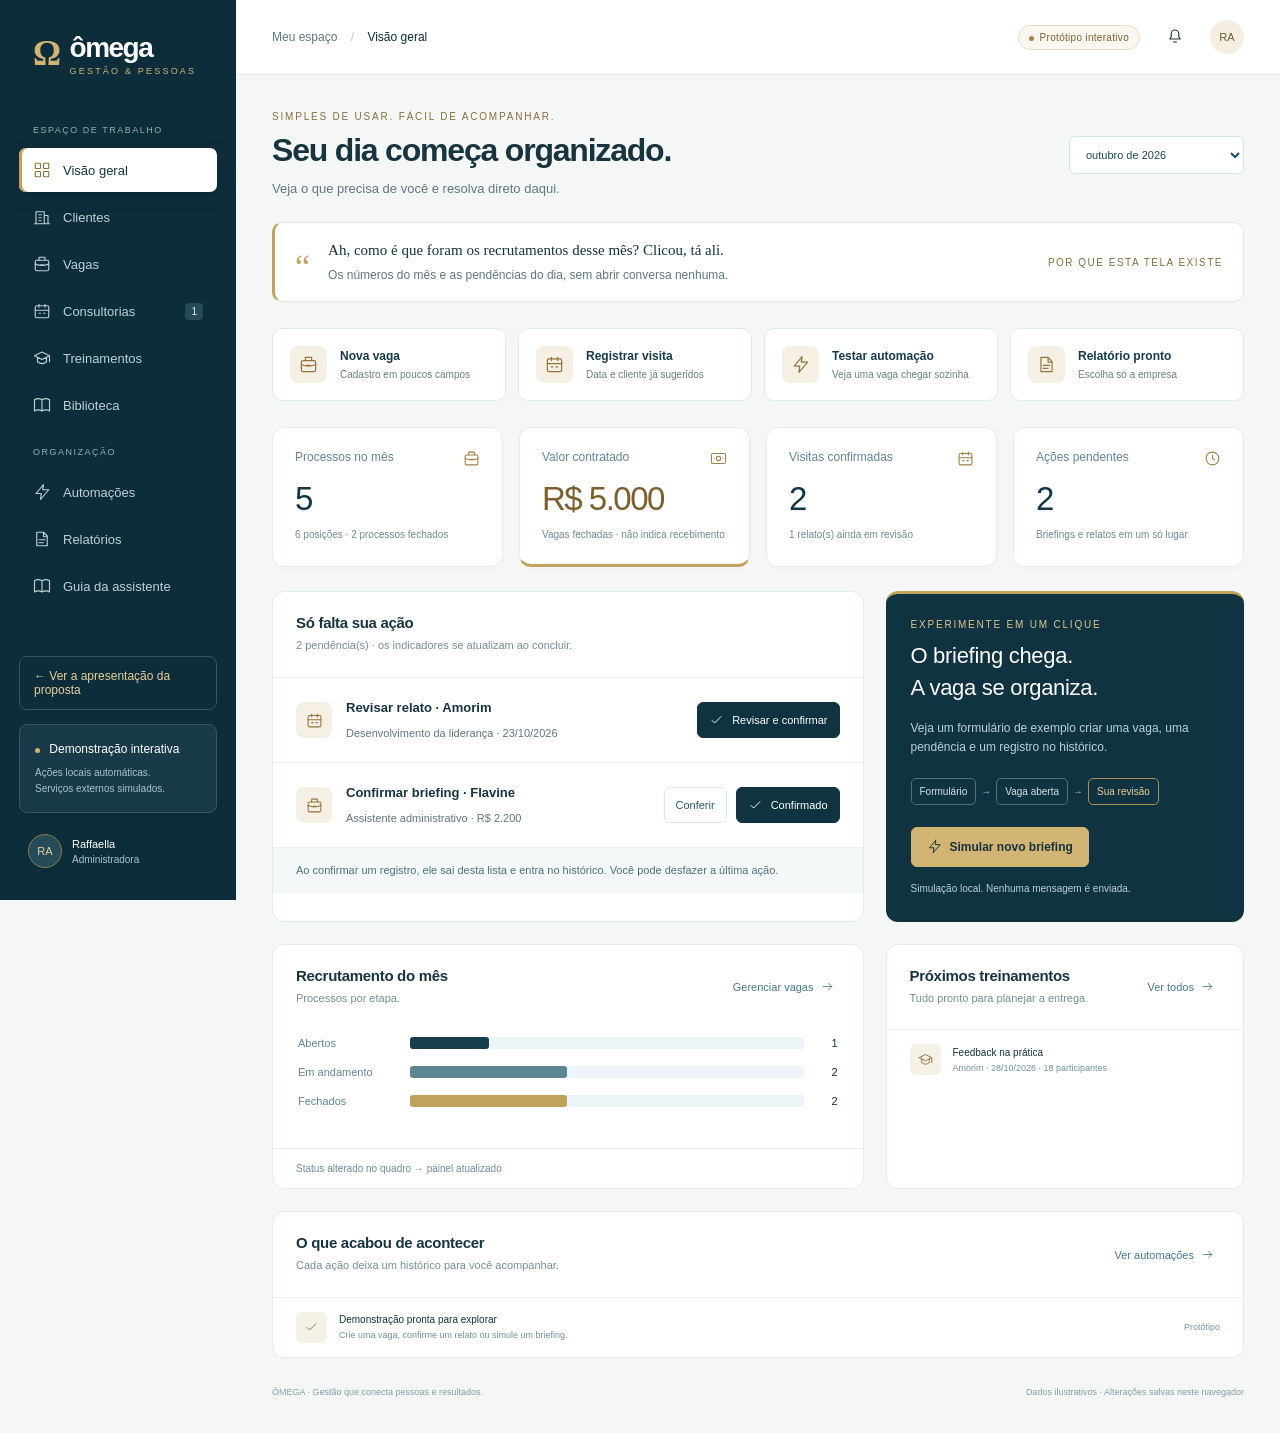
<file: v1/painel.html>
<!doctype html><html lang="pt-BR"><head><meta charset="utf-8"><meta name="viewport" content="width=device-width,initial-scale=1"><meta name="description" content="Protótipo interativo do painel interno Ômega: clientes, recrutamento, consultorias e automações."><title>Ômega | Painel interno</title><style>
:root{--ink:#20211f;--muted:#777871;--line:#e7e7e2;--paper:#f7f7f4;--soft:#f0f0ec}*{box-sizing:border-box}body{margin:0;font-family:Inter,Arial,sans-serif;color:var(--ink);background:var(--paper);font-size:14px}button,input,select,textarea{font:inherit}button,a,input,select,textarea{outline-offset:4px}button{cursor:pointer}button{border:0;background:none;color:inherit}a{color:inherit}.app{display:grid;grid-template-columns:236px 1fr;min-height:100vh}aside{background:#fff;border-right:1px solid var(--line);padding:32px 19px;position:fixed;inset:0 auto 0 0;width:236px;display:flex;flex-direction:column;z-index:10}.brand{display:flex;gap:10px;align-items:center;padding:0 14px 32px;font-size:28px;letter-spacing:-1.5px;font-weight:700}.mark{font-size:35px;font-family:Georgia}.brand small{font-size:9px;display:block;letter-spacing:2.2px;margin-top:2px;font-weight:500}.navlabel{font-size:9px;letter-spacing:1.5px;color:#92938d;padding:17px 14px 10px}.nav{display:flex;gap:12px;align-items:center;width:100%;text-align:left;padding:12px 14px;border-radius:7px;color:#6a6b66;margin:3px 0;font-size:13px}.nav.active{background:#22231f;color:white}.nav svg{width:18px;height:18px}.nav:hover:not(.active){background:var(--paper)}.count{margin-left:auto;font-size:10px;background:#eaeae6;color:#383934;padding:3px 6px;border-radius:4px}.asidebottom{margin-top:auto;padding-top:24px}.workspace{padding:15px;border:1px solid var(--line);border-radius:8px;font-size:12px}.workspace span:not(.dot){display:block;font-size:10px;color:var(--muted);margin-top:6px}.user{display:flex;align-items:center;gap:10px;padding:21px 9px 0}.avatar{background:#eeeee9;border-radius:50%;width:34px;height:34px;display:grid;place-items:center;font-size:11px}.user small{display:block;color:var(--muted);font-size:10px;margin-top:4px}main{grid-column:2;min-width:0}.topbar{height:75px;background:rgba(255,255,255,.8);border-bottom:1px solid var(--line);padding:0 36px;display:flex;align-items:center;gap:13px}.crumb{font-size:12px;color:var(--muted)}.crumb strong{font-weight:500;color:var(--ink)}.topright{margin-left:auto;display:flex;align-items:center;gap:18px}.prototype{font-size:10px;padding:6px 10px;border:1px solid #deded7;border-radius:20px;letter-spacing:.3px}.dot{display:inline-block;width:5px;height:5px;background:currentColor;border-radius:50%;margin-right:6px}.iconbtn{padding:8px;border-radius:6px}.iconbtn svg{width:18px;height:18px}.page{max-width:1480px;margin:0 auto;padding:36px}.eyebrow{font-size:10px;letter-spacing:1.8px;color:var(--muted);text-transform:uppercase;margin-bottom:10px}h1{font-size:32px;letter-spacing:-1.2px;font-weight:550;margin:0 0 10px}h2{font-size:15px;letter-spacing:-.3px;margin:0;font-weight:600}h3{font-size:14px;margin:0 0 7px}p{line-height:1.6;margin:0;color:var(--muted)}.intro{display:flex;align-items:center;justify-content:space-between;gap:20px;margin-bottom:30px}.intro p{font-size:12px}.actions{display:flex;gap:9px;align-items:center}.btn{display:inline-flex;align-items:center;justify-content:center;gap:8px;padding:11px 15px;border:1px solid #deded7;background:#fff;border-radius:6px;font-size:11px;white-space:nowrap;font-weight:500}.btn svg{width:15px;height:15px}.btn.primary{background:#252622;color:#fff;border-color:#252622}.btn:hover{filter:brightness(.94)}.btn.small{padding:8px 11px;font-size:10px}.stats{display:grid;grid-template-columns:repeat(4,1fr);gap:16px;margin-bottom:24px}.stat{background:#fff;border:1px solid var(--line);padding:22px;border-radius:9px;position:relative}.statlabel{font-size:11px;color:#70716b}.statlabel svg{float:right;width:17px;height:17px;color:#989991}.number{font-size:33px;letter-spacing:-1.5px;margin:16px 0 10px;font-weight:500}.number small{font-size:17px;letter-spacing:0}.statfoot{font-size:10px;color:#898a82}.statfoot b{color:#4b4c46;font-weight:500}.grid{display:grid;grid-template-columns:minmax(0,1.65fr) minmax(280px,1fr);gap:22px;margin-bottom:22px}.card{border:1px solid var(--line);background:#fff;border-radius:9px;overflow:hidden}.cardhead{padding:22px 23px;display:flex;align-items:center;justify-content:space-between;gap:12px}.cardhead p{font-size:10px;margin-top:6px}.link{font-size:10px;color:#777971;display:inline-flex;align-items:center;gap:7px}.link svg{width:13px;height:13px}.funnel{padding:8px 25px 24px}.funnelrow{display:flex;align-items:center;gap:14px;margin-bottom:17px;font-size:11px}.funnelrow span{width:98px;color:#73746e}.bartrack{height:12px;background:#f4f4f1;border-radius:3px;flex:1}.bar{height:100%;border-radius:3px;background:#2b2c28}.funnelrow b{width:20px;text-align:right;font-weight:500}.funnelrow:nth-child(2) .bar{background:#96988f}.funnelrow:nth-child(3) .bar{background:#d6d7cf}.cardfooter{padding:14px 23px;border-top:1px solid var(--line);font-size:10px;color:#85867e;display:flex;justify-content:space-between}.darkcard{background:#282924;color:white;border-color:#282924;position:relative}.darkcard p,.darkcard .eyebrow{color:#bfc0b7}.darkcard .cardhead{align-items:flex-start}.darkcard h2{font-size:21px;line-height:1.4;font-weight:500;max-width:240px}.darkbody{padding:0 23px 23px}.darkbody p{font-size:11px;max-width:280px;margin:10px 0 23px}.darkbody .btn{background:#fff;color:#292a25;border:0}.livepill{font-size:9px;color:#c6c8bc;border:1px solid #53554b;border-radius:20px;padding:6px 8px;white-space:nowrap}.tablewrap{overflow:auto}table{border-collapse:collapse;width:100%;text-align:left;white-space:nowrap}th{font-size:9px;text-transform:uppercase;letter-spacing:.8px;color:#919289;font-weight:500;background:#fafaf8;padding:13px 23px}td{padding:17px 23px;border-top:1px solid #f0f0eb;font-size:11px}td strong{font-weight:500}td small{display:block;color:#929389;font-size:9px;margin-top:5px}.badge{display:inline-flex;align-items:center;gap:5px;padding:5px 8px;font-size:9px;border:1px solid #dfdfd7;border-radius:4px;color:#616258;background:#f9f9f6;white-space:nowrap}.badge.dark{background:#30312b;color:white;border-color:#30312b}.task{display:flex;gap:11px;align-items:flex-start;padding:16px 23px;border-top:1px solid #f0f0eb}.task input{accent-color:#292a24;margin:1px 0 0;width:14px;height:14px}.task span{font-size:11px;line-height:1.5}.task small{display:block;color:#96978d;font-size:9px;margin-top:5px}.task.done span{text-decoration:line-through;opacity:.5}.activity{display:flex;gap:12px;padding:14px 23px;border-top:1px solid #f0f0eb;align-items:center}.activity .symbol{width:31px;height:31px;background:#f3f3ef;border-radius:6px;display:grid;place-items:center}.symbol svg{width:15px;height:15px}.activity strong{font-size:10px;font-weight:500;display:block}.activity small{font-size:9px;color:#929389;display:block;margin-top:5px}.activity time{margin-left:auto;font-size:9px;color:#9c9d95;white-space:nowrap}.footer{font-size:9px;color:#9b9c92;display:flex;justify-content:space-between;margin-top:29px;gap:15px}.toolbar{display:flex;gap:10px;margin-bottom:22px;flex-wrap:wrap}.search{position:relative;flex:1;min-width:180px}.search input{width:100%;padding-left:36px}.search svg{position:absolute;left:12px;top:12px;width:15px;height:15px;color:#888}input,select,textarea{border:1px solid #ddded5;border-radius:6px;background:#fff;padding:11px 12px;color:#33352e;font-size:12px}textarea{resize:vertical;min-height:100px;width:100%}.kanban{display:grid;grid-template-columns:repeat(3,minmax(0,1fr));gap:19px}.column{background:#edede8;padding:15px;border-radius:8px;min-height:350px}.colhead{display:flex;justify-content:space-between;font-size:11px;margin:3px 0 18px}.job{display:block;text-align:left;width:100%;background:#fff;border:1px solid #e1e2d9;border-radius:7px;padding:19px;margin-bottom:13px;transition:transform .15s}.job:hover{transform:translateY(-2px)}.job h3{margin:12px 0 7px;font-size:13px}.job p{font-size:11px}.jobbottom{display:flex;justify-content:space-between;font-size:10px;color:#8b8d81;margin-top:24px;border-top:1px solid #ededE7;padding-top:13px}.cards3{display:grid;grid-template-columns:repeat(3,minmax(0,1fr));gap:20px}.client{padding:25px}.client .letter{width:45px;height:45px;border-radius:8px;background:#eeeee8;display:grid;place-items:center;font-family:Georgia;font-size:23px;margin-bottom:23px}.client p{font-size:11px}.client hr{border:0;border-top:1px solid var(--line);margin:20px 0}.client .btn{margin-top:20px;width:100%}.minirow{display:flex;justify-content:space-between;font-size:11px;margin:12px 0}.minirow span{color:#818377}.wide{padding:26px}.flowlist{display:grid;grid-template-columns:1fr 1fr;gap:18px}.flow{padding:23px}.flowtop{display:flex;justify-content:space-between;align-items:center;margin-bottom:20px}.flow p{font-size:12px;min-height:38px}.flowroute{display:flex;align-items:center;gap:8px;flex-wrap:wrap;margin:22px 0}.flowroute span{padding:8px;background:#f2f2ee;font-size:10px;border-radius:4px}.flowroute b{color:#aaa;font-weight:400}.flow .btn{width:100%}.step{display:flex;gap:16px;padding:18px 0;border-bottom:1px solid #eeeeea}.stepnum{width:27px;height:27px;border:1px solid #dedfd6;border-radius:50%;display:grid;place-items:center;flex-shrink:0;font-size:11px}.step p{font-size:12px}.step h3{font-size:12px;margin-top:4px}.empty{text-align:center;padding:50px;color:#777}.modalback{position:fixed;inset:0;background:#15161066;backdrop-filter:blur(3px);z-index:50;display:flex;justify-content:flex-end}.modal{width:580px;max-width:100%;background:var(--paper);height:100%;overflow:auto;box-shadow:-10px 0 50px #1112}.modalhead{padding:28px;border-bottom:1px solid var(--line);display:flex;align-items:center;justify-content:space-between;background:white;position:sticky;top:0;z-index:2}.modalhead h2{font-size:19px}.modalbody{padding:28px}.modalbody label{display:block;font-size:11px;margin:19px 0 7px}.modalbody input,.modalbody select{width:100%}.modalbody p{font-size:12px}.modalactions{display:flex;gap:10px;margin-top:25px;justify-content:flex-end}.fieldgrid{display:grid;grid-template-columns:1fr 1fr;gap:14px}.notice{background:#ecece5;border-radius:6px;padding:13px;font-size:11px;line-height:1.6;color:#737568;margin-bottom:20px}.chat{padding:17px;border-radius:10px;background:#fff;border:1px solid var(--line);margin:16px 0;font-size:12px;line-height:1.7}.chat.out{margin-left:36px;background:#e7e8e0}.chat small{display:block;font-size:9px;color:#8c8f80;margin-bottom:5px}.success{border:1px solid #d0d3c4;background:#f0f2e9;padding:17px;border-radius:7px;margin-top:20px}.success h3{font-size:13px}.timeline{border-left:1px solid #d8d9cf;margin:15px 0 15px 8px;padding-left:24px}.timeline>div{position:relative;margin-bottom:25px}.timeline>div:before{content:'';position:absolute;left:-29px;top:5px;width:8px;height:8px;background:#3b3e31;border-radius:50%}.timeline h3{font-size:12px}.timeline p{font-size:11px}.toast{position:fixed;bottom:25px;left:50%;transform:translateX(-50%);background:#25271f;color:#fff;padding:15px 24px;border-radius:8px;font-size:12px;z-index:100;box-shadow:0 8px 30px #1112}.mobilemenu{display:none}.monthselect{font-size:11px;width:157px}.report{background:#fff;padding:26px;border:1px solid var(--line)}.report h2{margin:12px 0 20px}.report .stats{grid-template-columns:repeat(3,1fr)}.report .stat{padding:14px}.report .number{font-size:24px}.autobadge{font-size:10px;color:#75786a;margin-bottom:20px}.helpnote{font-size:11px;padding:14px 18px;background:#edede7;border-radius:7px;margin-bottom:22px;color:#727568;line-height:1.6}.toast:empty{display:none}button:disabled{opacity:.5;cursor:default}@media(min-width:1500px){.page{padding:45px 48px}.grid{grid-template-columns:1.8fr 1fr}}@media(max-width:1100px){.app{grid-template-columns:195px 1fr}aside{width:195px;padding:25px 11px}.page{padding:27px 22px}.topbar{padding:0 22px}.stat{padding:17px}.grid{grid-template-columns:1.4fr 1fr}td,th{padding-left:15px;padding-right:15px}.cards3{grid-template-columns:repeat(2,1fr)}.intro{align-items:flex-start}.intro .actions{flex-wrap:wrap;justify-content:flex-end}}@media(max-width:800px){.app{display:block}aside{transform:translateX(-100%);transition:transform .2s;width:236px;box-shadow:8px 0 30px #0001}aside.open{transform:none}.mobilemenu{display:block}.topbar{height:62px;padding:0 16px}.topright{gap:7px}.topright .avatar{display:none}.page{padding:25px 17px}.intro{display:block}.intro .actions{margin-top:20px;justify-content:flex-start}h1{font-size:28px}.stats{grid-template-columns:1fr 1fr;gap:10px}.grid{grid-template-columns:1fr}.kanban{grid-template-columns:1fr}.column{min-height:100px}.cards3,.flowlist{grid-template-columns:1fr}.footer{flex-direction:column}.modalhead,.modalbody{padding:21px}.fieldgrid{grid-template-columns:1fr}.crumb{font-size:10px}.prototype{font-size:9px}.report{padding:14px}.report .stats{grid-template-columns:1fr}.number{font-size:29px}}@media print{aside,.topbar,.intro,.toolbar,.footer,.modalhead,.modalactions,.helpnote{display:none!important}.app{display:block}main{display:block}.page{padding:0}.modalback{position:static;background:#fff}.modal{width:100%;height:auto;box-shadow:none;overflow:visible}body:has(.modalback) .app{display:none}.modalbody{padding:0}.report{border:0}.toast{display:none}.card{break-inside:avoid}}

:root{--ink:#163c4c;--muted:#667f8a;--line:#e2ecf0;--paper:#f3f8fb;--soft:#eef6f9;--navy:#103444;--blue:#2f7999}body{color:var(--ink);font-size:14px}aside{background:var(--navy);color:white;border:0;width:236px}.brand{color:white}.brand small{color:#9ac6d9}.navlabel{color:#81aabc}.nav{color:#b9d5e1;font-size:13px;padding:13px 14px}.nav.active{background:white;color:var(--navy);box-shadow:0 5px 18px #0002}.nav:hover:not(.active){background:#1d4658;color:white}.count{background:#2e5c70;color:#e3f5fd}.nav.active .count{background:#e5f2f8;color:#1a566f}.workspace{border:1px solid #3a6070;background:#1c4252;color:white;line-height:1.6}.workspace span:not(.dot){color:#b0cfdd}.user small{color:#a1c5d4}.user .avatar{background:#305a6c;color:white}.avatar{background:#e7f2f7;color:#255366}.topbar{background:white}.crumb strong{color:var(--navy)}.prototype{background:#f2f9fc;border-color:#deeef4;color:#406c7f}.btn{border-color:#d9e8ef;color:#2b5b6f;font-size:12px;padding:11px 15px;min-height:40px}.btn.primary{background:var(--navy);border-color:var(--navy);color:white}.btn:hover{filter:none;background:#ebf5f9}.btn.primary:hover{background:#21576f;border-color:#21576f}.btn:active{transform:translateY(1px)}.link{color:#46798f;font-size:11px}.eyebrow{color:#688c9b;font-size:10px}.intro p{font-size:13px}.stat{border-radius:12px;border-color:#e2ecf0;box-shadow:0 3px 8px #1a465903}.statlabel{color:#648694;font-size:12px}.statlabel svg{color:#729fb3}.number{color:#154154}.statfoot{color:#708b96;line-height:1.4}.statfoot b{color:#407287}.card{border-radius:12px;border-color:#e0ecf1}.cardhead p{font-size:11px;color:#768f9a}.darkcard{background:#143b4c;border-color:#143b4c}.darkcard h2{color:white}.darkcard .eyebrow,.darkcard p{color:#c2deea}.darkbody .btn{color:var(--navy)}th{background:#f4f9fc;color:#7594a2}td{border-color:#eaf2f5;font-size:12px}td small{color:#7e97a2}.badge{background:#eef7fb;color:#3b6f86;border-color:#ddecf3;font-size:10px}.badge.dark{background:#1e4c60;color:#fff;border-color:#1e4c60}.badge.pending{background:#fff6e8;border-color:#f0dfc2;color:#85602c}.column{background:#ebf3f7;border-top:3px solid #9fc8d9}.column:nth-child(2){border-top-color:#578ea6}.column:nth-child(3){border-top-color:#143d4f}.colhead{font-size:13px}.job{border-color:#ddecf2;padding:18px;border-radius:10px;cursor:default}.job:hover{transform:none;box-shadow:0 5px 16px #1a4a5e10}.job .jobtitle{font-size:14px;font-weight:600;text-align:left;padding:0;margin:14px 0 8px;line-height:1.5;display:block}.job .jobtitle:hover{text-decoration:underline}.job p{font-size:12px}.jobbottom{color:#6a8e9d;border-color:#eaf1f4}.jobactions{display:flex;flex-wrap:wrap;gap:6px;margin-top:14px}.jobactions .btn{font-size:11px;padding:7px 10px;min-height:35px}.jobactions .primary{flex:1}.client .letter{background:#ebf5f9;color:#2a637b}.client p{font-size:12px}.minirow span{color:#678694}input,select,textarea{border-color:#d1e5ed;color:#1d4b5f;font-size:13px}input:focus,select:focus,textarea:focus{outline:2px solid #99c7db;border-color:#3d7d99}input[type=checkbox]{accent-color:#1c5168}.search svg{color:#6b96a8}.monthselect{width:175px}.notice,.helpnote{background:#ebf6fb;color:#457387;border:1px solid #dbedf4}.chat{border-color:#ddeaf0}.chat.out{background:#e7f7fe}.success{background:#eff9fe;border-color:#cae7f3}.stepnum{border-color:#b9d6e3;color:#36718a;background:white}.step{border-color:#e2eef3}.flowroute span{background:#ebf6fb;color:#447990}.flow p{min-height:54px}.timeline{border-color:#bbd8e4}.timeline>div:before{background:#2f7492}.activity{border-color:#eaf2f5}.activity .symbol{background:#ebf6fb;color:#316f89}.activity small,.activity time{color:#74929f}.cardfooter{border-color:#e4eff4;color:#6e8d9b}.bar{background:#1a475b}.funnelrow:nth-child(2) .bar{background:#669bb2}.funnelrow:nth-child(3) .bar{background:#abcfdf}.bartrack{background:#eef5f8}.funnelrow span{color:#628696}.modalhead{border-color:#e0edf3}.modalhead h2{color:#1b475a}.toast{background:#143d4e;max-width:calc(100vw - 28px);display:flex;align-items:center;gap:20px;box-shadow:0 8px 30px #143d4e33;line-height:1.6}.toast button{color:white;border:1px solid #769aa9;border-radius:5px;padding:5px 9px;font-size:11px}.footer{color:#839da8}.quickstrip{display:grid;grid-template-columns:repeat(4,1fr);gap:12px;margin:0 0 26px}.quicktile{display:flex;gap:13px;align-items:center;background:white;border:1px solid #ddecf2;border-radius:10px;padding:17px;text-align:left;transition:box-shadow .2s}.quicktile:hover{border-color:#77abc1;box-shadow:0 4px 18px #1b485b0c}.quicktile .qicon{width:37px;height:37px;flex-shrink:0;display:grid;place-items:center;background:#eef7fb;border-radius:8px;color:#2b657d}.qicon svg{width:19px;height:19px}.quicktile b{font-weight:600;font-size:12px;display:block}.quicktile small{display:block;font-size:10px;color:#7996a2;margin-top:6px}.pendingrow{padding:20px 23px;border-top:1px solid #e7f1f6;display:flex;align-items:center;gap:14px}.pendingrow .pendinginfo{flex:1;min-width:0}.pendingrow h3{font-size:13px;line-height:1.5}.pendingrow p{font-size:11px}.pendingrow .actions{flex-shrink:0}.pendingrow .btn{min-height:36px;padding:8px 11px;font-size:11px}.pendingicon{background:#eef7fb;width:36px;height:36px;border-radius:8px;display:grid;place-items:center;flex-shrink:0}.pendingicon svg{height:17px;width:17px}.onestep{color:#51849a;background:#f4f9fb;border-top:1px solid #e4f0f5;padding:13px 23px;font-size:11px;line-height:1.7}.bluehero{background:#143d4e;color:white;padding:25px;border:0;display:flex;flex-direction:column;justify-content:space-between}.bluehero .eyebrow{color:#97c6da}.bluehero h2{color:white;font-size:22px;line-height:1.45;font-weight:500}.bluehero p{font-size:12px;color:#bbd9e6;margin:15px 0 20px}.bluehero .btn{background:white;color:#1b495d;border:0;align-self:flex-start}.heroSteps{display:flex;gap:5px;align-items:center;font-size:10px;color:#a2cbdc;margin:0 0 22px;flex-wrap:wrap}.heroSteps span{padding:7px 8px;border:1px solid #396477;border-radius:5px}.reviewBlock{background:white;border:1px solid #ddebf1;border-radius:9px;padding:17px;margin-top:14px}.reviewBlock .eyebrow{margin-bottom:8px}.reviewBlock p{color:#2d586b;font-size:13px}.optional{border:1px solid #daeaf0;border-radius:8px;padding:16px;margin-top:23px;background:white}.optional summary{cursor:pointer;font-size:12px;color:#4b788c}.optional label{margin-top:14px}.blankok{padding:30px 23px;color:#517d90;font-size:12px;line-height:1.8}.blankok b{display:block;color:#1c5269;font-size:15px;margin-bottom:4px}.resultbox{background:#eef9fe;color:#37718a;padding:18px;border-radius:8px;margin-top:20px;font-size:12px;line-height:1.7}.phonehint{font-size:11px;color:#75929e}.reportlink{white-space:normal;text-align:left}.reportcards{display:grid;grid-template-columns:repeat(3,1fr);gap:15px;margin-top:22px}.reportcards .btn{flex-direction:column;align-items:flex-start;padding:22px;gap:10px}.reportcards b{font-size:15px}.reportcards small{font-size:11px;color:#7195a5}.activefilter{border-color:#2a647d;background:#eff7fb}.report .statlabel svg{width:15px}.app[aria-hidden=true]{pointer-events:none}.autoresult{margin-top:24px;padding:18px;background:#f1f8fb;border-radius:10px}.autoresult p{min-height:0}.automationpause{font-size:11px}.empty{color:#678b9b}.flowtop .symbol{color:#32708a}.flowtop .symbol svg{width:23px;height:23px}@media(max-width:1100px){aside{width:195px}.quickstrip{grid-template-columns:repeat(2,1fr)}.pendingrow{align-items:flex-start;flex-wrap:wrap}.pendingrow .actions{width:100%;padding-left:50px;flex-wrap:wrap}.bluehero h2{font-size:20px}}@media(max-width:800px){aside{width:236px}.topbar{padding:0 12px}.quickstrip{gap:8px}.quicktile{padding:13px;gap:9px}.quicktile small{font-size:10px}.quicktile b{font-size:11px}.pendingrow{padding:18px}.pendingrow .actions{padding-left:0}.pendingicon{display:none}.reportcards{grid-template-columns:1fr}.intro .actions{flex-wrap:wrap}.toast{width:calc(100vw - 28px);justify-content:space-between}.stat{padding:16px}.statlabel{font-size:11px}.number{font-size:28px}.btn{white-space:normal}.modalactions{flex-wrap:wrap}.modalactions .btn{flex:1}.footer{font-size:10px}}@media print{body{background:white;color:#163c4c}.report .stats{grid-template-columns:repeat(3,1fr)}.modalbody>.notice{display:none}}


/* Identidade: azul profundo com nuance petróleo, branco e dourado. */
:root{--ink:#17343f;--muted:#61777f;--line:#e0e8e9;--paper:#f5f7f7;--soft:#edf3f3;--navy:#0e2d3b;--blue:#245466;--gold:#c2a15d;--gold-light:#e5ce99;--gold-dark:#856526}
aside{background:#0e2d3b}.brand .mark{color:#d2b472}.brand small{color:#cfb478}.navlabel{color:#9aafaF}.nav{color:#bfd0d5}.nav.active{background:#fff;color:#123442;box-shadow:inset 3px 0 0 #c2a15d,0 5px 18px #0002}.nav.active svg{color:#927136}.nav:hover:not(.active){background:#1c4050}.count{background:#274a58;color:#e4edf0}.nav.active .count{background:#f4eddf;color:#775b27}.workspace{background:#193b49;border-color:#365563}.workspace .dot{color:#d2b472}.workspace span:not(.dot),.user small{color:#aac1c9}.user .avatar{background:#264b59;color:#e5ce99;border:1px solid #8f794d}.topbar{background:#fff}.avatar{background:#f5efe2;color:#725a2f}.prototype{background:#faf7f0;border-color:#e8dcc4;color:#7a6237}.prototype .dot{color:#aa8544}.eyebrow{color:#88703f}.btn.primary{background:#103342;border-color:#103342;color:white}.btn.primary:hover{background:#1f4b5c;border-color:#1f4b5c}.btn:hover{background:#f3efe6}.btn:focus-visible,.nav:focus-visible,.quicktile:focus-visible{outline:2px solid #b39350;outline-offset:4px}.quicktile .qicon{background:#f6f0e4;color:#96733b}.quicktile:hover{border-color:#c2a15d;box-shadow:0 4px 18px #826b3820}.quicktile b{color:#163b49}.quicktile small{color:#6c8188}.statlabel svg{color:#a18248}.stat:nth-child(2){border-bottom:3px solid #c2a15d}.stat:nth-child(2) .number{color:#7b5f2c}.number{color:#123747}.card,.stat,.job{background:#fff}.pendingicon{background:#f6f0e4;color:#96733b}.badge.pending{background:#f9f2e4;border-color:#e5d4ad;color:#7c5e29}.badge.dark{background:#183f4e;border-color:#183f4e}.bluehero,.darkcard{background:#103342;border-color:#103342;border-top:3px solid #c2a15d}.bluehero .eyebrow,.darkcard .eyebrow{color:#dfc58e}.bluehero p,.darkcard p{color:#bdd0d6}.bluehero .btn,.darkbody .btn{background:#d2b474;color:#17333c;border:1px solid #d2b474;font-weight:600}.bluehero .btn:hover,.darkbody .btn:hover{background:#e3ca94}.heroSteps{color:#ddc58e}.heroSteps span{border-color:#557078;color:#d5e1e5}.heroSteps span:last-child{border-color:#ad9158;color:#e6cd96}.bar{background:#153e4e}.funnelrow:nth-child(2) .bar{background:#5d8795}.funnelrow:nth-child(3) .bar{background:#c2a15d}.column{border-top-color:#8babb5}.column:nth-child(2){border-top-color:#2d5b6b}.column:nth-child(3){border-top-color:#c2a15d}.flowtop .symbol{color:#97743c}.activity .symbol{background:#f6f1e6;color:#8e703c}.timeline>div:before{background:#ad8b4d}.stepnum{border-color:#d9c598;color:#8a6c33}.client .letter{background:#f6f0e3;color:#8f7036}.reportcards .badge{background:#f6f0e4;color:#86672e;border-color:#e7d9ba}.reportcards .btn:hover{border-color:#c2a15d;background:#fcfaf6}.toast{background:#103342;border-left:3px solid #c2a15d}.toast button{border-color:#c2a15d;color:#edd6a4}.modalhead{border-bottom:2px solid #dfcba0}.onestep{background:#f5f8f8;color:#4e727d}.notice,.helpnote{background:#eef4f5;border-color:#dbe8ec;color:#426875}input:focus,select:focus,textarea:focus{outline-color:#d3bd8a;border-color:#a98b4f}input[type=checkbox]{accent-color:#214d5b}.livepill{border-color:#8c7952;color:#dfc893}@media print{aside,.bluehero{display:none!important}body{background:white;color:#17343f}}
</style></head><body><div class="app"><aside id="sidebar"><div class="brand"><span class="mark">Ω</span><div>ômega<small>GESTÃO & PESSOAS</small></div></div><div class="navlabel">ESPAÇO DE TRABALHO</div><nav id="nav"></nav><div class="asidebottom"><div class="workspace"><span class="dot"></span> Ambiente de demonstração<span>Explore os fluxos com dados de exemplo.</span></div><div class="user"><div class="avatar">RA</div><div style="font-size:11px">Raffaella<small>Administradora</small></div></div></div></aside><main><header class="topbar"><button class="iconbtn mobilemenu" aria-label="Abrir menu" onclick="document.querySelector('aside').classList.toggle('open')">☰</button><div class="crumb">Meu espaço <span style="margin:0 10px;color:#c7c8bf">/</span> <strong id="crumb">Visão geral</strong></div><div class="topright"><span class="prototype"><span class="dot"></span>Protótipo interativo</span><button class="iconbtn" aria-label="Ver notificações" onclick="notifications()" id="bell"></button><div class="avatar">RA</div></div></header><div class="page" id="page"></div></main></div><div id="overlay"></div><div role="status" class="toast" id="toast"></div><script>
const icons={dashboard:'<rect x="3" y="3" width="7" height="7" rx="1"/><rect x="14" y="3" width="7" height="7" rx="1"/><rect x="3" y="14" width="7" height="7" rx="1"/><rect x="14" y="14" width="7" height="7" rx="1"/>',clients:'<path d="M4 21V5h11v16M15 10h5v11M2 21h20M8 9h3M8 13h3M8 17h3"/>',jobs:'<rect x="3" y="7" width="18" height="14" rx="2"/><path d="M8 7V3h8v4M3 12a22 22 0 0 0 18 0M10 13h4"/>',calendar:'<rect x="3" y="5" width="18" height="16" rx="2"/><path d="M16 3v4M8 3v4M3 11h18M8 15h2M14 15h2"/>',training:'<path d="m2 9 10-5 10 5-10 5-10-5ZM6 11v6q6 5 12 0v-6M22 9v8"/>',book:'<path d="M12 5q-5-3-10 0v15q5-3 10 0 5-3 10 0V5q-5-3-10 0ZM12 5v15"/>',bolt:'<path d="m14 2-10 12h7l-1 8L21 9h-8l1-7Z"/>',report:'<path d="M14 3H5v18h14V8l-5-5ZM14 3v6h5M8 13h8M8 17h6"/>',check:'<path d="m5 12 4 4L19 6"/>',arrow:'<path d="M4 12h16m-6-6 6 6-6 6"/>',plus:'<path d="M12 5v14M5 12h14"/>',search:'<circle cx="10" cy="10" r="6"/><path d="m15 15 5 5"/>',bell:'<path d="M5 16h14l-2-3V9a5 5 0 0 0-10 0v4l-2 3ZM10 20h4"/>',clock:'<circle cx="12" cy="12" r="9"/><path d="M12 7v5l3 2"/>',down:'<path d="m6 9 6 6 6-6"/>',copy:'<rect x="8" y="8" width="13" height="13" rx="2"/><path d="M16 8V3H3v13h5"/>',close:'<path d="m6 6 12 12M6 18 18 6"/>',money:'<rect x="2" y="5" width="20" height="14" rx="2"/><circle cx="12" cy="12" r="3"/><path d="M6 12h0M18 12h0"/>'};
const ic=n=>`<svg viewBox="0 0 24 24" fill="none" stroke="currentColor" stroke-width="1.5" stroke-linecap="round" stroke-linejoin="round" aria-hidden="true">${icons[n]||icons.dashboard}</svg>`;
const esc=s=>String(s??'').replace(/[&<>"']/g,c=>({'&':'&amp;','<':'&lt;','>':'&gt;','"':'&quot;',"'":'&#39;'}[c]));
const money=n=>n.toLocaleString('pt-BR',{style:'currency',currency:'BRL',maximumFractionDigits:0});
const clients=['Amorim','Flavine','DEDARC'];const initial={jobs:[{id:1,title:'Analista de RH',client:'Amorim',status:'Em andamento',salary:3200,value:2400,date:'2026-10-08',req:'Experiência em recrutamento e seleção. Boa comunicação e organização.',sent:5,interviews:3,quantity:1},{id:2,title:'Assistente administrativo',client:'Flavine',status:'Aberta',salary:2200,value:1800,date:'2026-10-22',req:'Excel intermediário e experiência em rotinas administrativas.',sent:0,interviews:0,quantity:1},{id:3,title:'Vendedor interno',client:'DEDARC',status:'Em andamento',salary:2100,value:1600,date:'2026-10-13',req:'Experiência em vendas e atendimento ao cliente.',sent:4,interviews:2,quantity:2},{id:4,title:'Coordenador comercial',client:'Amorim',status:'Fechada',salary:5500,value:3500,date:'2026-10-03',req:'Liderança de equipes e gestão de indicadores comerciais.',sent:6,interviews:4,quantity:1},{id:5,title:'Auxiliar de logística',client:'Flavine',status:'Fechada',salary:1800,value:1500,date:'2026-10-05',req:'Organização e disponibilidade para trabalho presencial.',sent:4,interviews:3,quantity:1},{id:6,title:'Recepcionista',client:'DEDARC',status:'Fechada',salary:1900,value:1500,date:'2026-09-10',req:'Atendimento presencial e telefônico.',sent:4,interviews:3,quantity:1}],meetings:[{id:1,client:'Amorim',date:'2026-10-23',topic:'Desenvolvimento da liderança',summary:'Alinhamento dos desafios dos líderes e definição de ações para melhorar o feedback.',tool:'Roda de competências',next:'Acompanhar os planos de ação das lideranças.',status:'A revisar'},{id:2,client:'Flavine',date:'2026-10-21',topic:'Alinhamento de equipe',summary:'Revisão dos combinados e das responsabilidades de cada função.',tool:'Matriz de responsabilidades',next:'Validar divisão de tarefas com a equipe.',status:'Registrado'},{id:3,client:'DEDARC',date:'2026-10-20',topic:'Cultura e comunicação',summary:'Encontro não realizado. Cliente solicitou remarcação.',tool:'—',next:'Reagendar com o cliente.',status:'Falta'},{id:4,client:'Amorim',date:'2026-10-16',topic:'Mapeamento de competências',summary:'Diagnóstico inicial de competências e desafios da liderança.',tool:'Roda de competências',next:'Trabalhar feedback na próxima semana.',status:'Registrado'},{id:5,client:'Flavine',date:'2026-09-23',topic:'Diagnóstico de equipe',summary:'Levantamento das necessidades da equipe administrativa.',tool:'Matriz de responsabilidades',next:'Definir responsabilidades.',status:'Registrado'}],trainings:[{client:'Amorim',date:'2026-10-28',topic:'Feedback na prática',people:18,place:'Sede Amorim',status:'Agendado',material:'Roteiro de feedback'},{client:'DEDARC',date:'2026-10-15',topic:'Comunicação e trabalho em equipe',people:24,place:'Auditório DEDARC',status:'Realizado',material:'Matriz de responsabilidades'}],tasks:[false,false,false],logs:[],auto:[true,true,true,true,true,true]};
let state;try{state=JSON.parse(localStorage.getItem('omega-demo-v1'))||structuredClone(initial)}catch{state=structuredClone(initial)}let view='dashboard',month='2026-10',jobStatus='',query='',clientFilter='',category='',lastFocus;
const save=()=>{try{localStorage.setItem('omega-demo-v1',JSON.stringify(state))}catch{}};const log=(t,d)=>{state.logs.unshift({t,d});save()};
const navItems=[['dashboard','Visão geral','dashboard'],['clients','Clientes','clients'],['jobs','Vagas','jobs'],['meetings','Consultorias','calendar'],['training','Treinamentos','training'],['library','Biblioteca','book'],['automations','Automações','bolt'],['reports','Relatórios','report'],['protocol','Guia da assistente','book']];
const btn=(text,fn,primary=false,icon='')=>`<button class="btn ${primary?'primary':''}" onclick="${fn}">${icon?ic(icon):''}${text}</button>`;
const badge=s=>`<span class="badge ${s==='Fechada'||s==='Registrado'||s==='Realizado'?'dark':''}">${esc(s)}</span>`;
const monthJobs=()=>state.jobs.filter(j=>j.date.startsWith(month));const monthMeet=()=>state.meetings.filter(m=>m.date.startsWith(month));const date=s=>s.split('-').reverse().join('/');
function go(v){view=v;query='';jobStatus='';clientFilter='';document.querySelector('aside').classList.remove('open');render();window.scrollTo(0,0)}
function render(){document.getElementById('nav').innerHTML=navItems.map(([v,l,i],n)=>`${n===6?'<div class="navlabel">ORGANIZAÇÃO</div>':''}<button class="nav ${view===v?'active':''}" onclick="go('${v}')">${ic(i)}${l}${v==='meetings'?`<span class="count">${state.meetings.filter(x=>x.status==='A revisar').length}</span>`:''}</button>`).join('');document.getElementById('crumb').textContent=navItems.find(x=>x[0]===view)[1];document.getElementById('bell').innerHTML=ic('bell');document.getElementById('page').innerHTML=({dashboard,clients:clientPage,jobs,meetings,training,library,automations,reports,protocol}[view])()+`<footer class="footer"><span>ÔMEGA · Gestão que conecta pessoas e resultados.</span><span>Dados ilustrativos · Alterações salvas neste navegador</span></footer>`;}
function intro(k,title,desc,actions=''){return `<div class="intro"><div><div class="eyebrow">${k}</div><h1>${title}</h1><p>${desc}</p></div><div class="actions">${actions}</div></div>`}function monthPicker(){return `<select class="monthselect" aria-label="Selecionar mês" onchange="month=this.value;render()"><option value="2026-10" ${month==='2026-10'?'selected':''}>Outubro de 2026</option><option value="2026-09" ${month==='2026-09'?'selected':''}>Setembro de 2026</option></select>`}function stat(label,num,foot,icon){return `<div class="stat"><div class="statlabel">${label}${ic(icon)}</div><div class="number">${num}</div><div class="statfoot">${foot}</div></div>`}function head(title,sub='',link=''){return `<div class="cardhead"><div><h2>${title}</h2>${sub?`<p>${sub}</p>`:''}</div>${link}</div>`}const link=(t,v)=>`<button class="link" onclick="go('${v}')">${t}${ic('arrow')}</button>`;
function dashboard(){let j=monthJobs(),m=monthMeet(),open=j.filter(x=>x.status!=='Fechada').length,closed=j.filter(x=>x.status==='Fechada'),tr=state.trainings.filter(t=>t.date.startsWith(month));return intro('SEU NEGÓCIO, EM UM SÓ LUGAR','Tudo sob controle, Raffaella.','Uma visão clara da operação. Mais tempo para cuidar das pessoas.',monthPicker()+btn('Novo registro','newMenu()',true,'plus'))+`<div class="stats">${stat('Vagas no mês',j.length,`<b>${open} em aberto</b> · ${closed.length} concluídas`,'jobs')}${stat('Valor de vagas fechadas',money(closed.reduce((a,b)=>a+b.value*b.quantity,0)), 'Valor contratado · não representa recebimento','money')}${stat('Encontros realizados',m.filter(x=>x.status!=='Falta').length,`${m.filter(x=>x.status==='A revisar').length} relato aguardando revisão`,'calendar')}${stat('Empresas atendidas',new Set([...j.map(x=>x.client),...m.filter(x=>x.status!=='Falta').map(x=>x.client),...tr.filter(x=>x.status==='Realizado').map(x=>x.client)]).size,`${tr.filter(x=>x.status==='Realizado').length} treinamento realizado no mês`,'clients')}</div><div class="grid"><section class="card">${head('Recrutamento em movimento','Acompanhe cada etapa das vagas do mês.',link('Ver vagas','jobs'))}<div class="funnel">${['Aberta','Em andamento','Fechada'].map(s=>`<div class="funnelrow"><span>${s==='Aberta'?'Abertas':s==='Fechada'?'Fechadas':s}</span><div class="bartrack"><div class="bar" style="width:${j.length?j.filter(x=>x.status===s).length/j.length*100:0}%"></div></div><b>${j.filter(x=>x.status===s).length}</b></div>`).join('')}</div><div class="cardfooter"><span>Do briefing à contratação</span><span>${j.length?Math.round(closed.length/j.length*100):0}% concluídas</span></div></section><section class="card darkcard"><div class="cardhead"><div><div class="eyebrow">MENOS TRABALHO MANUAL</div><h2>Sua rotina pode<br>andar sozinha.</h2></div><span class="livepill">${ic('bolt').replace('<svg','<svg style="width:10px;height:10px;vertical-align:middle"')} 6 fluxos</span></div><div class="darkbody"><p>Do briefing ao relatório: veja como cada informação chega ao lugar certo.</p>${btn('Explorar automações',"go('automations')",false,'arrow')}</div></section></div><div class="grid"><section class="card">${head('Vagas em destaque','Os próximos passos do seu recrutamento.',link('Todas as vagas','jobs'))}<div class="tablewrap"><table><thead><tr><th>Vaga / cliente</th><th>Status</th><th>Candidatos</th><th></th></tr></thead><tbody>${j.slice(0,4).map(x=>`<tr><td><strong>${esc(x.title)}</strong><small>${esc(x.client)}</small></td><td>${badge(x.status)}</td><td>${x.interviews} entrevistados</td><td><button class="iconbtn" aria-label="Abrir vaga ${esc(x.title)}" onclick="jobDetail(${x.id})">${ic('arrow')}</button></td></tr>`).join('')||'<tr><td colspan="4">Nenhuma vaga neste mês.</td></tr>'}</tbody></table></div></section><section class="card">${head('Seu foco agora','Pequenas ações para a operação seguir.')}<label class="task ${state.tasks[0]?'done':''}"><input type="checkbox" ${state.tasks[0]?'checked':''} onchange="toggleTask(0,this.checked)"><span>Revisar relato da consultoria<small>Amorim · Encontro de 23 out</small></span></label><label class="task ${state.tasks[1]?'done':''}"><input type="checkbox" ${state.tasks[1]?'checked':''} onchange="toggleTask(1,this.checked)"><span>Confirmar briefing com o cliente<small>Flavine · Assistente administrativo</small></span></label><label class="task ${state.tasks[2]?'done':''}"><input type="checkbox" ${state.tasks[2]?'checked':''} onchange="toggleTask(2,this.checked)"><span>Separar material do treinamento<small>Amorim · 28 out, às 9h</small></span></label><div class="cardfooter"><span>${state.tasks.filter(Boolean).length} de 3 tarefas concluídas</span><button class="link" onclick="go('protocol')">Ver passo a passo →</button></div></section></div><section class="card">${head('A operação, acontecendo','Registros e automações em uma linha do tempo.',link('Ver fluxos','automations'))}${(state.logs.length?state.logs.slice(0,3):[{t:'Relato de consultoria pronto para revisão',d:'Amorim · Demonstração de resumo estruturado'},{t:'Briefing recebido e vaga organizada',d:'Flavine · Assistente administrativo · Exemplo do Google Forms'}]).map((l,i)=>`<div class="activity"><div class="symbol">${ic(i?'jobs':'bolt')}</div><div><strong>${esc(l.t)}</strong><small>${esc(l.d)}</small></div><time>${state.logs.length?'Nesta sessão':'Exemplo'}</time></div>`).join('')}</section>`}
function toggleTask(i,v){state.tasks[i]=v;save();render()}function toolbar(extra=''){return `<div class="toolbar"><div class="search">${ic('search')}<input aria-label="Buscar registros" id="search" placeholder="Buscar por nome ou cliente..." value="${esc(query)}" oninput="query=this.value;updateResults()"></div>${extra}</div>`}function updateResults(){let el=document.getElementById('results');el.innerHTML=view==='jobs'?jobBoard():view==='library'?libraryCards():view==='clients'?clientCards():meetingTable()}
function jobs(){return intro('RECRUTAMENTO & SELEÇÃO','Cada vaga, no seu lugar.','Briefings, requisitos e candidatos organizados do início ao fim.',btn('Simular briefing',"simulate(0)",false,'bolt')+btn('Nova vaga','jobForm()',true,'plus'))+toolbar(`<select aria-label="Filtrar status" onchange="jobStatus=this.value;updateResults()"><option value="">Todos os status</option>${['Aberta','Em andamento','Fechada'].map(s=>`<option>${s}</option>`).join('')}</select>`)+`<div id="results">${jobBoard()}</div>`}
function jobBoard(){let all=state.jobs.filter(j=>(!jobStatus||j.status===jobStatus)&&(j.title+' '+j.client).toLowerCase().includes(query.toLowerCase()));return `<div class="kanban">${['Aberta','Em andamento','Fechada'].map((s,i)=>`<section class="column"><div class="colhead"><span><span class="dot" style="opacity:${1-i*.3}"></span>${s==='Aberta'?'Abertas':s==='Fechada'?'Fechadas':s}</span><span>${all.filter(j=>j.status===s).length}</span></div>${all.filter(j=>j.status===s).map(j=>`<button class="job" onclick="jobDetail(${j.id})"><span class="badge">${esc(j.client)}</span><h3>${esc(j.title)}</h3><p>${money(j.salary)} · ${j.quantity} ${j.quantity>1?'posições':'posição'}</p><div class="jobbottom"><span>${j.interviews} entrevistas</span><span>${money(j.value)} / vaga ↗</span></div></button>`).join('')||'<p class="empty">Nenhuma vaga aqui.</p>'}</section>`).join('')}</div>`}
function clientPage(){return intro('RELACIONAMENTO','Conheça o histórico completo.','Tudo o que foi feito por cada empresa, sem procurar em conversas.')+toolbar()+`<div class="cards3" id="results">${clientCards()}</div>`}function clientCards(){return clients.filter(c=>c.toLowerCase().includes(query.toLowerCase())).map(c=>`<section class="card client"><div class="letter">${c[0]}</div><h2>${c}</h2><p style="margin-top:8px">Recrutamento · Consultoria${c==='Amorim'||c==='DEDARC'?' · Treinamentos':''}</p><hr><div class="minirow"><span>Vagas em aberto</span><b>${state.jobs.filter(x=>x.client===c&&x.status!=='Fechada').length}</b></div><div class="minirow"><span>Encontros registrados</span><b>${state.meetings.filter(x=>x.client===c).length}</b></div><div class="minirow"><span>Responsável</span><span>Raffaella</span></div>${btn('Abrir histórico',`clientDetail('${c}')`,false,'arrow')}</section>`).join('')||'<p class="empty">Nenhuma empresa encontrada.</p>'}
function meetings(){return intro('CONSULTORIA','Nenhum encontro se perde.','Registre a conversa, a ferramenta aplicada e o próximo passo.',btn('Simular pós-encontro','simulate(2)',false,'bolt')+btn('Registrar encontro','meetingForm()',true,'plus'))+toolbar(`<select aria-label="Filtrar por cliente" onchange="clientFilter=this.value;updateResults()"><option value="">Todos os clientes</option>${clients.map(c=>`<option>${c}</option>`).join('')}</select>`)+`<div id="results">${meetingTable()}</div>`}function meetingTable(){let ms=state.meetings.filter(m=>(!clientFilter||m.client===clientFilter)&&(m.topic+' '+m.client).toLowerCase().includes(query.toLowerCase()));return `<div class="card tablewrap"><table><thead><tr><th>Encontro</th><th>Cliente</th><th>Data</th><th>Situação</th><th></th></tr></thead><tbody>${ms.map(m=>`<tr><td><strong>${esc(m.topic)}</strong><small>${esc(m.tool)}</small></td><td>${esc(m.client)}</td><td>${date(m.date)}</td><td>${badge(m.status)}</td><td>${btn(m.status==='A revisar'?'Revisar relato':'Ver registro',`meetingDetail(${m.id})`)}</td></tr>`).join('')||'<tr><td colspan="5">Nenhum encontro encontrado.</td></tr>'}</tbody></table></div>`}
function training(){return intro('DESENVOLVIMENTO','Treinamentos com propósito.','Planeje as próximas turmas e acompanhe o que já foi entregue.',btn('Novo treinamento','trainingForm()',true,'plus'))+`<div class="cards3">${state.trainings.map((t,i)=>`<section class="card client">${badge(t.status)}<h2 style="margin-top:22px;line-height:1.5">${esc(t.topic)}</h2><p style="margin-top:9px">${esc(t.client)} · ${esc(t.place)}</p><hr><div class="minirow"><span>Data</span><b>${date(t.date)}</b></div><div class="minirow"><span>Participantes</span><b>${t.people}</b></div><p>Material: ${esc(t.material)}</p>${btn('Ver treinamento',`trainingDetail(${i})`,false,'arrow')}</section>`).join('')}</div>`}
const docs=[{name:'Roda de competências',cat:'RH',desc:'Modelo de diagnóstico e plano de desenvolvimento.'},{name:'Roteiro de entrevista',cat:'Recrutamento',desc:'Perguntas e critérios para uma entrevista estruturada.'},{name:'Briefing de nova vaga',cat:'Briefing',desc:'Informações essenciais para iniciar uma seleção.'},{name:'Ficha de perfil comportamental',cat:'Testes',desc:'Ficha ilustrativa para organizar observações, sem avaliação psicológica.'},{name:'Matriz de responsabilidades',cat:'RH',desc:'Organize as atribuições e os responsáveis da equipe.'},{name:'Roteiro de feedback',cat:'RH',desc:'Prepare uma conversa com observações e próximos passos.'}];
function library(){return intro('BIBLIOTECA','A ferramenta certa, à mão.','Materiais organizados por categoria, prontos para consultar e imprimir.')+`<div class="helpnote">Os materiais abaixo são modelos demonstrativos. Na versão conectada, os PDFs e testes da Ômega entram neste espaço.</div>`+toolbar(`<select aria-label="Filtrar categoria" onchange="category=this.value;updateResults()"><option value="">Todas as categorias</option>${['RH','Recrutamento','Briefing','Testes'].map(x=>`<option ${category===x?'selected':''}>${x}</option>`).join('')}</select>`)+`<div class="cards3" id="results">${libraryCards()}</div>`}function libraryCards(){return docs.map((d,i)=>({...d,i})).filter(d=>(!category||d.cat===category)&&(d.name+' '+d.cat).toLowerCase().includes(query.toLowerCase())).map(d=>`<section class="card client"><div class="letter">${ic('report')}</div><span class="badge">${d.cat}</span><h3 style="margin-top:18px">${d.name}</h3><p>${d.desc}</p>${btn('Abrir modelo',`docDetail(${d.i})`,false,'arrow')}</section>`).join('')||'<p class="empty">Nenhum material encontrado.</p>'}
const flows=[['Briefing → vaga','O cliente preenche o formulário. A vaga nasce organizada e a assistente é avisada.',['Google Forms','Nova vaga','Aviso à Lari'],'Simular chegada de briefing'],['Repetir uma vaga','Recupere salário e requisitos de uma vaga antiga. Confirme apenas o que mudou.',['Vaga anterior','Cópia','Confirmação'],'Escolher vaga para repetir'],['Relato pós-encontro','Ao final da visita, uma pergunta no WhatsApp transforma o relato em registro para revisão.',['Agenda','WhatsApp + IA','Revisão'],'Simular pós-encontro'],['Preparação da próxima visita','Antes do encontro, receba a pauta anterior e o próximo passo combinado.',['Histórico','Próxima visita','Lembrete'],'Ver lembrete de exemplo'],['Resumo mensal','No dia 1, os números do mês anterior chegam organizados para a Raffaella.',['Dados do mês','Resumo','WhatsApp'],'Gerar resumo de exemplo'],['Relatório do cliente','Escolha a empresa e o período para reunir encontros, faltas e vagas em um relatório.',['Cliente + período','Linha do tempo','PDF'],'Montar relatório']];
function automations(){return intro('FLUXOS INTELIGENTES','Menos tarefas. Mais continuidade.','Veja o caminho de cada automação e experimente o resultado.')+`<div class="helpnote">Modo demonstração: os fluxos são simulados. Nenhuma mensagem é enviada e nenhum serviço externo está conectado.</div><div class="flowlist">${flows.map((f,i)=>`<section class="card flow"><div class="flowtop"><div class="symbol">${ic('bolt')}</div><button class="badge ${state.auto[i]?'dark':''}" onclick="state.auto[${i}]=!state.auto[${i}];save();render()" aria-label="${state.auto[i]?'Pausar':'Ativar'} demonstração ${esc(f[0])}">${state.auto[i]?'● Habilitada na demo':'○ Pausada na demo'}</button></div><h3>${f[0]}</h3><p>${f[1]}</p><div class="flowroute">${f[2].map((s,n)=>`${n?'<b>→</b>':''}<span>${s}</span>`).join('')}</div><button class="btn" ${!state.auto[i]?'disabled':''} onclick="simulate(${i})">${f[3]} ${ic('arrow')}</button></section>`).join('')}</div>`}
function reports(){return intro('RESULTADOS VISÍVEIS','O trabalho aparece aqui.','Escolha o cliente e o período para transformar registros em uma visão organizada.')+`<section class="card wide"><div class="eyebrow">RELATÓRIO DE ATIVIDADES</div><h2>Uma linha do tempo para o seu cliente.</h2><p style="font-size:12px;margin:10px 0 25px">Vagas, encontros, ferramentas e treinamentos no mesmo documento.</p><div class="toolbar"><select id="reportClient" aria-label="Cliente do relatório">${clients.map(c=>`<option>${c}</option>`).join('')}</select><input type="date" id="reportStart" aria-label="Data inicial" value="2026-10-01"><input type="date" id="reportEnd" aria-label="Data final" value="2026-10-31">${btn('Gerar relatório','makeReport()',true,'report')}</div><p style="font-size:11px">Dados de demonstração. A impressão permite salvar o relatório em PDF.</p></section>`}
function protocol(){return intro('CONTINUIDADE DA OPERAÇÃO','Um caminho claro para a assistente.','Passos organizados para que o trabalho continue, com quem estiver na equipe.')+`<div class="grid"><section class="card wide"><div class="eyebrow">ROTINA DIÁRIA</div><h2>Comece por aqui</h2>${[['Olhe a visão geral','Confira as pendências e os registros que precisam de revisão.'],['Confira os novos briefings','Valide salário, requisitos e valor cobrado antes de iniciar a seleção.'],['Atualize os processos','Registre candidatos enviados, entrevistas e o status de cada vaga.'],['Revise os relatos das visitas','Confirme pauta, ferramenta, presença e próximo passo com a Raffaella.'],['Prepare o dia seguinte','Confira treinamentos, próximos encontros e materiais necessários.']].map((s,i)=>`<div class="step"><div class="stepnum">${i+1}</div><div><h3>${s[0]}</h3><p>${s[1]}</p></div></div>`).join('')}</section><section class="card wide"><div class="eyebrow">ATALHOS DA ROTINA</div><h2>Um passo de cada vez.</h2><div style="display:grid;gap:14px;margin-top:24px">${btn('Conferir vagas',"go('jobs')",false,'jobs')}${btn('Revisar consultorias',"go('meetings')",false,'calendar')}${btn('Encontrar uma ferramenta',"go('library')",false,'book')}</div><div class="notice" style="margin-top:25px">Na versão final, este espaço também pode reunir os mapas e protocolos internos da Raffaella.</div>${btn('Reiniciar dados de exemplo','resetDemo()',false,'copy')}</section></div>`}
function modal(title,html){lastFocus=document.activeElement;document.getElementById('overlay').innerHTML=`<div class="modalback" onclick="if(event.target===this)closeModal()"><section class="modal" role="dialog" aria-modal="true" aria-labelledby="dialogtitle"><header class="modalhead"><h2 id="dialogtitle">${title}</h2><button class="iconbtn" aria-label="Fechar" onclick="closeModal()">${ic('close')}</button></header><div class="modalbody">${html}</div></section></div>`;document.querySelectorAll('.modalbody label').forEach(l=>{const el=l.nextElementSibling;if(el&&el.id&&/INPUT|SELECT|TEXTAREA/.test(el.tagName))l.htmlFor=el.id});document.body.style.overflow='hidden';document.querySelector('.modalhead button').focus()}
function closeModal(){document.getElementById('overlay').innerHTML='';document.body.style.overflow='';lastFocus?.focus()}document.addEventListener('keydown',e=>{const m=document.querySelector('.modal');if(!m)return;if(e.key==='Escape')closeModal();if(e.key==='Tab'){let fs=[...m.querySelectorAll('button,input,select,textarea,a')].filter(x=>!x.disabled);if(e.shiftKey&&document.activeElement===fs[0]){e.preventDefault();fs.at(-1).focus()}else if(!e.shiftKey&&document.activeElement===fs.at(-1)){e.preventDefault();fs[0].focus()}}});let toastTimer;function toast(s){document.getElementById('toast').textContent=s;clearTimeout(toastTimer);toastTimer=setTimeout(()=>document.getElementById('toast').textContent='',4000)}
function newMenu(){modal('O que vamos registrar?',`<p>Escolha o tipo de registro para continuar.</p><div style="display:grid;gap:15px;margin-top:25px">${btn('Nova vaga','jobForm()',true,'jobs')}${btn('Encontro de consultoria','meetingForm()',false,'calendar')}${btn('Treinamento','trainingForm()',false,'training')}</div>`)}
function jobDetail(id){const j=state.jobs.find(x=>x.id===id);modal(esc(j.title),`<span class="badge">${esc(j.client)}</span><p style="margin-top:18px">Criada em ${date(j.date)} · ${j.quantity} posição(ões)</p><div class="fieldgrid"><div><label>Salário oferecido</label><h3>${money(j.salary)}</h3></div><div><label>Valor cobrado por vaga</label><h3>${money(j.value)}</h3></div></div><label>Requisitos e briefing</label><div class="chat">${esc(j.req)}</div><div class="fieldgrid"><div><label>Candidatos enviados</label><input id="sent" type="number" min="0" value="${j.sent}"></div><div><label>Entrevistados</label><input id="interviews" type="number" min="0" value="${j.interviews}"></div></div><label>Status da vaga</label><select id="jobState">${['Aberta','Em andamento','Fechada'].map(s=>`<option ${j.status===s?'selected':''}>${s}</option>`).join('')}</select><div class="modalactions">${btn('Repetir vaga',`jobForm(${id})`,false,'copy')}${btn('Salvar alterações',`saveJob(${id})`,true,'check')}</div>`)}
function saveJob(id){let j=state.jobs.find(x=>x.id===id),sent=+document.getElementById('sent').value,interviews=+document.getElementById('interviews').value;if(!Number.isInteger(sent)||!Number.isInteger(interviews)||sent<0||interviews<0)return toast('Informe quantidades inteiras e positivas.');Object.assign(j,{status:document.getElementById('jobState').value,sent,interviews});log('Vaga atualizada',`${j.client} · ${j.title}`);closeModal();render();toast('Vaga atualizada no protótipo.')}function jobForm(copyId,fromForm=false){let j=copyId?state.jobs.find(x=>x.id===copyId):{title:fromForm?'Assistente financeiro':'',client:'Amorim',salary:fromForm?2600:'',value:fromForm?1900:'',quantity:1,req:fromForm?'Experiência em contas a pagar e receber. Excel intermediário.':''};modal(copyId?'Repetir vaga':fromForm?'Simular briefing recebido':'Nova vaga',`${copyId?'<div class="notice">Os requisitos foram recuperados. Confirme salário e condições com o cliente antes de abrir a nova vaga.</div>':fromForm?'<div class="notice">Exemplo de resposta do Google Forms. Ao simular, estes dados viram uma vaga e um aviso para a assistente.</div>':''}<form onsubmit="event.preventDefault();createJob(${!!copyId},${fromForm})"><label>Cliente</label><select id="jc">${clients.map(c=>`<option ${j.client===c?'selected':''}>${c}</option>`).join('')}</select><label>Nome da vaga</label><input id="jt" required value="${esc(j.title)}" placeholder="Ex.: Analista de RH"><div class="fieldgrid"><div><label>Salário (R$)</label><input id="js" type="number" min="0" required value="${j.salary}"></div><div><label>Valor cobrado por vaga (R$)</label><input id="jv" type="number" min="0" required value="${j.value}"></div></div><label>Quantidade de posições</label><input id="jq" type="number" min="1" required value="${j.quantity}"><label>Requisitos</label><textarea id="jr" required>${esc(j.req)}</textarea>${copyId?'<label><input type="checkbox" required style="width:auto"> Confirmei as informações com o cliente nesta simulação.</label>':''}<div class="modalactions"><button class="btn primary" type="submit">${fromForm?'Simular envio do formulário':copyId?'Criar cópia confirmada':'Criar vaga'}</button></div></form>`)}
function createJob(copy,fromForm){let g=id=>document.getElementById(id).value;let j={id:Date.now(),title:g('jt').trim(),client:g('jc'),salary:+g('js'),value:+g('jv'),quantity:+g('jq'),req:g('jr').trim(),status:'Aberta',date:'2026-10-24',sent:0,interviews:0};if(!j.title||!j.req)return toast('Preencha título e requisitos.');state.jobs.unshift(j);log(fromForm?'Briefing recebido → vaga criada → aviso para Lari':copy?'Vaga repetida com briefing confirmado':'Nova vaga criada',j.client+' · '+j.title);view='jobs';render();if(fromForm)modal('Briefing recebido. Tudo organizado.',`<div class="success"><h3>✓ Vaga criada automaticamente na simulação</h3><p>${esc(j.title)} · ${esc(j.client)} · Status: Aberta</p></div><div class="step"><div class="stepnum">1</div><div><h3>Formulário recebido</h3><p>Cliente, salário e requisitos foram identificados.</p></div></div><div class="step"><div class="stepnum">2</div><div><h3>Cadastro completo</h3><p>A vaga já aparece no quadro de recrutamento.</p></div></div><div class="chat"><small>AVISO SIMULADO À ASSISTENTE</small>Lari, chegou uma nova vaga de ${esc(j.client)}: ${esc(j.title)}. O briefing já está disponível para conferir.</div>${btn('Abrir a vaga criada',`jobDetail(${j.id})`,true,'arrow')}`);else{closeModal();toast(copy?'Vaga duplicada. A original foi preservada.':'Nova vaga criada.')}}
function clientDetail(c){let ms=state.meetings.filter(x=>x.client===c);modal(`Histórico · ${c}`,`<div class="notice">Cadastro ilustrativo · Responsável: Raffaella<br>Serviços: recrutamento, consultoria${c!=='Flavine'?' e treinamentos':''}.</div><h3>Encontros e próximos passos</h3><div class="timeline">${ms.map(m=>`<div><div class="eyebrow">${date(m.date)} · ${m.status}</div><h3>${esc(m.topic)}</h3><p>${esc(m.summary)}</p><p style="margin-top:7px"><b>Próximo passo:</b> ${esc(m.next)}</p></div>`).join('')}</div><h3>Vagas da empresa</h3>${state.jobs.filter(x=>x.client===c).map(j=>`<div class="minirow"><span>${esc(j.title)}</span>${badge(j.status)}</div>`).join('')}<div class="modalactions">${btn('Gerar relatório',`reportFor('${c}','2026-01-01','2026-12-31')`,true,'report')}</div>`)}
function meetingDetail(id){let m=state.meetings.find(x=>x.id===id);meetingForm(id)}function meetingForm(id,sim=false){let m=id?state.meetings.find(x=>x.id===id):{client:'Amorim',date:'2026-10-24',topic:sim?'Desenvolvimento da liderança':'',summary:sim?'A equipe discutiu dificuldades em dar feedback. Foram definidos planos de ação individuais.':'',tool:sim?'Roda de competências':'',next:sim?'Revisar os planos de ação das lideranças no próximo encontro.':'',status:'Registrado'};modal(id?'Revisar encontro':sim?'Relato estruturado · revisar':'Registrar encontro',`${sim?'<div class="notice">Exemplo de estruturação por IA. Revise os campos antes de confirmar o registro. Não houve transcrição real.</div>':''}<form onsubmit="event.preventDefault();saveMeeting(${id||0})"><div class="fieldgrid"><div><label>Cliente</label><select id="mc">${clients.map(c=>`<option ${m.client===c?'selected':''}>${c}</option>`).join('')}</select></div><div><label>Data</label><input id="md" type="date" required value="${m.date}"></div></div><label>Pauta do encontro</label><input id="mt" required value="${esc(m.topic)}"><label>O que foi conversado</label><textarea required id="ms">${esc(m.summary)}</textarea><label>Ferramenta aplicada</label><input id="mf" value="${esc(m.tool)}"><label>Próximo passo</label><textarea id="mn">${esc(m.next)}</textarea><label>Presença / situação</label><select id="mst"><option ${m.status!=='Falta'?'selected':''}>Registrado</option><option ${m.status==='Falta'?'selected':''}>Falta</option></select><div class="modalactions"><button type="submit" class="btn primary">${id||sim?'Confirmar revisão e salvar':'Salvar encontro'}</button></div></form>`)}
function saveMeeting(id){let g=i=>document.getElementById(i).value;let m={id:id||Date.now(),client:g('mc'),date:g('md'),topic:g('mt').trim(),summary:g('ms').trim(),tool:g('mf'),next:g('mn'),status:g('mst')};if(!m.topic||!m.summary)return toast('Preencha a pauta e o resumo.');if(id)state.meetings[state.meetings.findIndex(x=>x.id===id)]=m;else state.meetings.unshift(m);log('Encontro registrado e revisado',m.client+' · '+m.topic);save();closeModal();render();toast('Histórico da empresa atualizado.')}function trainingForm(){modal('Novo treinamento',`<form onsubmit="event.preventDefault();saveTraining()"><label>Empresa</label><select id="tc">${clients.map(c=>`<option>${c}</option>`).join('')}</select><label>Tema</label><input id="tt" required><div class="fieldgrid"><div><label>Data</label><input id="td" type="date" required value="2026-10-28"></div><div><label>Participantes</label><input id="tp" required type="number" min="1" value="10"></div></div><label>Local</label><input id="tl" required><label>Material usado</label><input id="tm" required><div class="modalactions"><button class="btn primary">Salvar treinamento</button></div></form>`)}function saveTraining(){let g=i=>document.getElementById(i).value;state.trainings.unshift({client:g('tc'),topic:g('tt'),date:g('td'),people:+g('tp'),place:g('tl'),material:g('tm'),status:'Agendado'});log('Treinamento agendado',g('tc')+' · '+g('tt'));closeModal();render();toast('Treinamento adicionado.')}function trainingDetail(i){let t=state.trainings[i];modal('Detalhes do treinamento',`<span class="badge">${esc(t.client)}</span><h2 style="margin:24px 0 12px">${esc(t.topic)}</h2><p>${esc(t.place)} · ${date(t.date)}</p><div class="chat">${t.people} participantes<br>Material: ${esc(t.material)}</div>${badge(t.status)}<div class="modalactions">${btn(t.status==='Agendado'?'Marcar como realizado':'Voltar para agendado',`state.trainings[${i}].status='${t.status==='Agendado'?'Realizado':'Agendado'}';save();closeModal();render();toast('Situação atualizada.')`,true,'check')}</div>`)}
function simulate(i){if(!state.auto[i])return toast('Habilite este fluxo na demonstração.');if(i===0)return jobForm(null,true);if(i===1)return modal('Qual vaga deseja repetir?',`<p>Escolha uma vaga para recuperar seu briefing.</p><div style="display:grid;gap:12px;margin-top:22px">${state.jobs.map(j=>btn(`${esc(j.title)} · ${esc(j.client)}`,`jobForm(${j.id})`,false,'copy')).join('')}</div>`);if(i===2)return modal('Depois da visita, o registro acontece.',`<div class="autobadge">AGENDA → WHATSAPP → RESUMO → REVISÃO</div><div class="notice">Simulação: o encontro da Amorim terminou e o fluxo iniciou uma conversa de exemplo.</div><div class="chat"><small>ÔMEGA · MENSAGEM AUTOMÁTICA SIMULADA</small>Rafa, o que rolou hoje na Amorim? Qual foi a pauta, a ferramenta usada e o próximo passo?</div><div class="chat out"><small>RAFFAELLA · EXEMPLO DE RELATO</small>Hoje trabalhamos liderança e feedback. Usei a roda de competências. Cada líder vai preparar seu plano de ação para a próxima semana.</div><div class="step"><div class="stepnum">↳</div><div><h3>O relato vira um registro organizado</h3><p>Na versão conectada, o áudio seria transcrito e resumido. A assistente revisa antes de salvar.</p></div></div><div class="modalactions">${btn('Ver resumo para revisão','meetingForm(null,true)',true,'arrow')}</div>`);if(i===3){let m=state.meetings.filter(x=>x.client==='Amorim'&&x.status==='Registrado').sort((a,b)=>b.date.localeCompare(a.date))[0];return modal('Antes da próxima visita',`<div class="notice">Lembrete ilustrativo · Encontro com Amorim em 30/10, às 14h.</div><div class="chat"><small>WHATSAPP · PRÉVIA DA MENSAGEM</small>Rafa, sua próxima visita à Amorim está chegando.<br><br><b>No último encontro:</b> ${esc(m?.topic||'Nenhum encontro confirmado')}<br><b>Ferramenta:</b> ${esc(m?.tool||'—')}<br><br><b>Próximo passo:</b> ${esc(m?.next||'Registrar a pauta inicial.')}</div><p>Nenhuma mensagem foi enviada. O conteúdo usa o último encontro confirmado no protótipo.</p>`)}if(i===4){let j=monthJobs(),m=monthMeet();return modal('Seu mês em uma mensagem',`<div class="notice">Resumo de ${month==='2026-10'?'outubro':'setembro'}/2026 · Na versão conectada, seria enviado no dia 1 do mês seguinte.</div><div class="chat"><small>WHATSAPP · PRÉVIA DO RESUMO</small>Rafa, aqui está o resumo da Ômega:<br><br>• ${j.length} processos de recrutamento<br>• ${j.filter(x=>x.status==='Aberta').length} abertos · ${j.filter(x=>x.status==='Em andamento').length} em andamento · ${j.filter(x=>x.status==='Fechada').length} fechados<br>• ${money(j.filter(x=>x.status==='Fechada').reduce((a,x)=>a+x.value*x.quantity,0))} em valor contratado de vagas fechadas<br>• ${m.filter(x=>x.status!=='Falta').length} encontros realizados<br>• ${state.trainings.filter(x=>x.date.startsWith(month)&&x.status==='Realizado').length} treinamentos realizados<br><br>Os detalhes estão no painel.</div><p>Valores demonstrativos, sem informação de pagamento. Nenhum WhatsApp foi enviado.</p>`)}if(i===5)go('reports')}
function makeReport(){let c=document.getElementById('reportClient').value,a=document.getElementById('reportStart').value,b=document.getElementById('reportEnd').value;if(!a||!b||a>b)return toast('Escolha um período válido.');reportFor(c,a,b)}function reportFor(c,a,b){let inside=x=>x.client===c&&x.date>=a&&x.date<=b,js=state.jobs.filter(inside),ms=state.meetings.filter(inside),ts=state.trainings.filter(inside);modal('Relatório pronto para visualizar',`<div class="report"><div class="eyebrow">ÔMEGA · RELATÓRIO DEMONSTRATIVO</div><h2>${c} · Atividades realizadas</h2><p>${date(a)} a ${date(b)}</p><div class="stats" style="margin-top:24px">${stat('Vagas',js.length,'No período','jobs')}${stat('Encontros',ms.filter(x=>x.status!=='Falta').length,`${ms.filter(x=>x.status==='Falta').length} falta(s)`,'calendar')}${stat('Treinamentos',ts.filter(x=>x.status==='Realizado').length,'Realizados','training')}</div><h3>Histórico de consultoria</h3><div class="timeline">${ms.sort((a,b)=>b.date.localeCompare(a.date)).map(m=>`<div><div class="eyebrow">${date(m.date)} · ${m.status}</div><h3>${esc(m.topic)}</h3><p>${esc(m.summary)}</p><p>Ferramenta: ${esc(m.tool)}<br>Próximo passo: ${esc(m.next)}</p></div>`).join('')||'<p>Sem encontros neste período.</p>'}</div><h3>Recrutamento</h3>${js.map(j=>`<div class="minirow"><span>${esc(j.title)} · ${j.quantity} posição(ões)</span>${badge(j.status)}</div>`).join('')||'<p>Sem vagas neste período.</p>'}<h3 style="margin-top:24px">Treinamentos</h3>${ts.map(t=>`<p>${date(t.date)} · ${esc(t.topic)} · ${t.people} participantes · ${t.status}</p>`).join('')||'<p>Sem treinamentos neste período.</p>'}<p style="margin-top:28px;font-size:10px">Documento ilustrativo gerado pelo protótipo Ômega.</p></div><div class="modalactions">${btn('Imprimir / salvar PDF','window.print()',true,'report')}</div>`)}
function docDetail(i){let d=docs[i];modal(d.name,`<div class="report"><div class="eyebrow">ÔMEGA · MODELO DEMONSTRATIVO · ${d.cat}</div><h2>${d.name}</h2><p>${d.desc}</p>${['Empresa / responsável','Data e objetivo','Observações e evidências','Ações combinadas','Responsável e prazo'].map(s=>`<div style="margin-top:26px"><h3>${s}</h3><div style="height:45px;border-bottom:1px solid #ddd"></div></div>`).join('')}<p style="font-size:10px;margin-top:20px">Modelo ilustrativo para testar a organização da biblioteca.</p></div><div class="modalactions">${btn('Baixar modelo HTML',`downloadDoc(${i})`,false,'report')}${btn('Imprimir / salvar PDF','window.print()',true,'report')}</div>`)}function downloadDoc(i){let d=docs[i],html='<!doctype html><html lang="pt-BR"><meta charset="utf-8"><title>'+d.name+'</title><style>body{font-family:Arial;max-width:750px;margin:60px auto;color:#222}section{height:110px;border-bottom:1px solid #ccc}</style><h1>Ômega · '+d.name+'</h1><p>Modelo demonstrativo. '+d.desc+'</p>'+['Empresa / responsável','Data e objetivo','Observações e evidências','Ações combinadas','Responsável e prazo'].map(x=>'<section><h3>'+x+'</h3></section>').join('')+'</html>';let a=document.createElement('a'),u=URL.createObjectURL(new Blob([html],{type:'text/html;charset=utf-8'}));a.href=u;a.download=d.name.toLowerCase().replaceAll(' ','-')+'.html';a.click();URL.revokeObjectURL(u);toast('Modelo demonstrativo baixado.')}function notifications(){modal('Central de avisos',`<div class="notice">Avisos demonstrativos. As ações feitas por você aparecem aqui.</div>${state.logs.length?state.logs.slice(0,10).map(l=>`<div class="chat"><h3>${esc(l.t)}</h3><p>${esc(l.d)}</p></div>`).join(''):'<div class="chat"><h3>Relato aguardando revisão</h3><p>Amorim · Desenvolvimento da liderança</p>'+btn('Revisar relato','meetingDetail(1)',true)+'</div>'}`)}function resetDemo(){modal('Reiniciar a demonstração?',`<p>Isso remove apenas as alterações feitas neste navegador e restaura os exemplos iniciais.</p><div class="modalactions">${btn('Cancelar','closeModal()')}${btn('Reiniciar',"state=structuredClone(initial);save();closeModal();go('dashboard');toast('Demonstração reiniciada.')",true)}</div>`)}render();
</script><script>
// Experiência simplificada. Todas as automações externas são demonstrações.
const originalDashboard=dashboard, originalJobDetail=jobDetail, originalJobForm=jobForm, originalMeetingForm=meetingForm, originalReportFor=reportFor, originalSimulate=simulate, originalModal=modal, originalCloseModal=closeModal, originalRender=render;
let undoState=null;
const today=()=>{let d=new Date();return [d.getFullYear(),String(d.getMonth()+1).padStart(2,'0'),String(d.getDate()).padStart(2,'0')].join('-')};
if(!state.navyVersion){state.jobs.forEach(j=>{if(j.id===2)j.pendingConfirm=true});state.navyVersion=2;save()}
function newId(list){return Math.max(Date.now(),...list.map(x=>Number(x.id)||0))+1}
function remember(){undoState=structuredClone(state)}
function completeAction(message,title,detail){log(title,detail);render();clearTimeout(toastTimer);document.getElementById('toast').innerHTML=`<span>${esc(message)}</span><button onclick="undoAction()">Desfazer</button>`;toastTimer=setTimeout(()=>{document.getElementById('toast').innerHTML='';undoState=null},10000)}
function undoAction(){if(!undoState)return;state=undoState;undoState=null;save();closeModal();render();toast('Última ação desfeita. Os registros foram restaurados.')}
modal=function(title,html){originalModal(title,html);document.querySelector('.app').setAttribute('aria-hidden','true');document.querySelector('.app').inert=true};
closeModal=function(){document.querySelector('.app').removeAttribute('aria-hidden');document.querySelector('.app').inert=false;originalCloseModal()};
monthPicker=function(){let values=[...new Set(['2026-10','2026-09',month,...state.jobs.map(x=>x.date.slice(0,7)),...state.meetings.map(x=>x.date.slice(0,7)),...state.trainings.map(x=>x.date.slice(0,7))])].sort().reverse();return `<select class="monthselect" aria-label="Selecionar mês" onchange="month=this.value;render()">${values.map(v=>`<option value="${esc(v)}" ${v===month?'selected':''}>${new Date(v+'-02T12:00:00').toLocaleDateString('pt-BR',{month:'long',year:'numeric'})}</option>`).join('')}</select>`};
render=function(){originalRender();document.querySelectorAll('#nav .nav').forEach((b,i)=>{if(navItems[i][0]===view)b.setAttribute('aria-current','page')});document.querySelector('.workspace').innerHTML='<span class="dot"></span> Demonstração interativa<span>Ações locais automáticas.<br>Serviços externos simulados.</span>'};
function quickTiles(){return `<div class="quickstrip">${[['jobs','Nova vaga','Cadastro em poucos campos','jobForm()'],['calendar','Registrar visita','Data e cliente já sugeridos','meetingForm()'],['bolt','Testar automação','Veja uma vaga chegar sozinha','simulate(0)'],['report','Relatório pronto','Escolha só a empresa',"go('reports')"]].map(([i,t,d,fn])=>`<button class="quicktile" onclick="${fn}"><span class="qicon">${ic(i)}</span><span><b>${t}</b><small>${d}</small></span></button>`).join('')}</div>`}
function pendingPanel(){let ms=state.meetings.filter(m=>m.status==='A revisar'),js=state.jobs.filter(j=>j.pendingConfirm);return `<section class="card">${head('Só falta sua ação',`${ms.length+js.length} pendência(s) · os indicadores se atualizam ao concluir.`)}${ms.map(m=>`<div class="pendingrow"><div class="pendingicon">${ic('calendar')}</div><div class="pendinginfo"><h3>Revisar relato · ${esc(m.client)}</h3><p>${esc(m.topic)} · ${date(m.date)}</p></div><div class="actions">${btn('Revisar e confirmar',`reviewMeeting(${m.id})`,true,'check')}</div></div>`).join('')}${js.map(j=>`<div class="pendingrow"><div class="pendingicon">${ic('jobs')}</div><div class="pendinginfo"><h3>Confirmar briefing · ${esc(j.client)}</h3><p>${esc(j.title)} · ${j.salary?money(j.salary):'Salário a definir'}</p></div><div class="actions">${btn('Conferir',`jobDetail(${j.id})`)}${btn('Confirmado',`confirmBrief(${j.id})`,true,'check')}</div></div>`).join('')}${!ms.length&&!js.length?'<div class="blankok"><b>Sem pendências por aqui.</b>Os próximos briefings e relatos aparecerão automaticamente nesta lista.</div>':''}<div class="onestep">Ao confirmar um registro, ele sai desta lista e entra no histórico. Você pode desfazer a última ação.</div></section>`}
dashboard=function(){let j=monthJobs(),m=monthMeet(),closed=j.filter(x=>x.status==='Fechada'),done=m.filter(x=>x.status==='Registrado'),pending=state.meetings.filter(x=>x.status==='A revisar').length+state.jobs.filter(x=>x.pendingConfirm).length;return intro('SIMPLES DE USAR. FÁCIL DE ACOMPANHAR.','Seu dia começa organizado.','Veja o que precisa de você e resolva direto daqui.',monthPicker())+quickTiles()+`<div class="stats">${stat('Processos no mês',j.length,`${j.reduce((s,x)=>s+x.quantity,0)} posições · ${closed.length} processos fechados`,'jobs')}${stat('Valor contratado',money(closed.reduce((s,x)=>s+x.value*x.quantity,0)),'Vagas fechadas · não indica recebimento','money')}${stat('Visitas confirmadas',done.length,`${m.filter(x=>x.status==='A revisar').length} relato(s) ainda em revisão`,'calendar')}${stat('Ações pendentes',pending,'Briefings e relatos em um só lugar','clock')}</div><div class="grid">${pendingPanel()}<section class="card bluehero"><div><div class="eyebrow">EXPERIMENTE EM UM CLIQUE</div><h2>O briefing chega.<br>A vaga se organiza.</h2><p>Veja um formulário de exemplo criar uma vaga, uma pendência e um registro no histórico.</p><div class="heroSteps"><span>Formulário</span>→<span>Vaga aberta</span>→<span>Sua revisão</span></div></div>${btn('Simular novo briefing','simulate(0)',false,'bolt')}<p style="font-size:10px;margin:14px 0 0">Simulação local. Nenhuma mensagem é enviada.</p></section></div><div class="grid"><section class="card">${head('Recrutamento do mês','Processos por etapa.',link('Gerenciar vagas','jobs'))}<div class="funnel">${['Aberta','Em andamento','Fechada'].map(s=>`<div class="funnelrow"><span>${s==='Aberta'?'Abertos':s==='Fechada'?'Fechados':s}</span><div class="bartrack"><div class="bar" style="width:${j.length?j.filter(x=>x.status===s).length/j.length*100:0}%"></div></div><b>${j.filter(x=>x.status===s).length}</b></div>`).join('')}</div><div class="cardfooter"><span>Status alterado no quadro → painel atualizado</span></div></section><section class="card">${head('Próximos treinamentos','Tudo pronto para planejar a entrega.',link('Ver todos','training'))}${state.trainings.filter(t=>t.status==='Agendado').sort((a,b)=>a.date.localeCompare(b.date)).slice(0,2).map(t=>`<div class="activity"><div class="symbol">${ic('training')}</div><div><strong>${esc(t.topic)}</strong><small>${esc(t.client)} · ${date(t.date)} · ${t.people} participantes</small></div></div>`).join('')||'<div class="blankok">Nenhum treinamento agendado.</div>'}</section></div><section class="card">${head('O que acabou de acontecer','Cada ação deixa um histórico para você acompanhar.',link('Ver automações','automations'))}${(state.logs.length?state.logs.slice(0,4):[{t:'Demonstração pronta para explorar',d:'Crie uma vaga, confirme um relato ou simule um briefing.'}]).map(l=>`<div class="activity"><div class="symbol">${ic('check')}</div><div><strong>${esc(l.t)}</strong><small>${esc(l.d)}</small></div><time>Protótipo</time></div>`).join('')}</section>`};
function confirmBrief(id){const j=state.jobs.find(x=>x.id===id);if(!j||!j.pendingConfirm)return;remember();j.pendingConfirm=false;completeAction('Briefing confirmado. A vaga pode avançar.','Briefing confirmado',j.client+' · '+j.title)}
function nextJob(id){const j=state.jobs.find(x=>x.id===id);if(!j)return;if(j.pendingConfirm)return toast('Confira o briefing e marque como confirmado antes de avançar.');if(j.status==='Fechada')return;remember();j.status=j.status==='Aberta'?'Em andamento':'Fechada';completeAction(j.status==='Fechada'?'Vaga fechada. Painel e histórico atualizados.':'Seleção iniciada. A vaga avançou no quadro.','Status atualizado: '+j.status,j.client+' · '+j.title)}
function duplicateQuick(id){const j=state.jobs.find(x=>x.id===id);if(!j)return;remember();const copy={...j,id:newId(state.jobs),date:today(),status:'Aberta',sent:0,interviews:0,pendingConfirm:true};state.jobs.unshift(copy);month=copy.date.slice(0,7);closeModal();view='jobs';completeAction('Cópia criada. Confirme as condições com o cliente.','Vaga repetida · aguardando confirmação',j.client+' · '+j.title)}
jobBoard=function(){let all=state.jobs.filter(j=>(!jobStatus||j.status===jobStatus)&&(j.title+' '+j.client).toLowerCase().includes(query.toLowerCase()));return `<div class="kanban">${['Aberta','Em andamento','Fechada'].map(s=>`<section class="column"><div class="colhead"><span>${s==='Aberta'?'Abertas':s==='Fechada'?'Fechadas':s}</span><b>${all.filter(j=>j.status===s).length}</b></div>${all.filter(j=>j.status===s).map(j=>`<article class="job"><span class="badge">${esc(j.client)}</span><button class="jobtitle" onclick="jobDetail(${j.id})">${esc(j.title)}</button><p>${j.salary?money(j.salary):'Salário a definir'} · ${j.quantity} ${j.quantity>1?'posições':'posição'}</p>${j.pendingConfirm?'<div style="margin-top:12px"><span class="badge pending">Conferir briefing com o cliente</span></div>':''}<div class="jobbottom"><span>${j.interviews} entrevistas</span><span>${j.value?money(j.value)+' / vaga':'Valor a definir'}</span></div><div class="jobactions">${j.pendingConfirm?btn('Briefing confirmado',`confirmBrief(${j.id})`,true,'check'):j.status!=='Fechada'?btn(j.status==='Aberta'?'Iniciar seleção':'Fechar vaga',`nextJob(${j.id})`,true,'arrow'):btn('Repetir vaga',`duplicateQuick(${j.id})`,true,'copy')}${btn('Detalhes',`jobDetail(${j.id})`)}</div></article>`).join('')||'<p class="empty">Nenhuma vaga nesta etapa.</p>'}</section>`).join('')}</div>`};
jobDetail=function(id){originalJobDetail(id);let j=state.jobs.find(x=>x.id===id);const body=document.querySelector('.modalbody');if(j.pendingConfirm)body.insertAdjacentHTML('afterbegin','<div class="notice">Briefing pendente de confirmação com o cliente. Depois de conferir as informações, confirme no quadro para iniciar a seleção.</div>');let copy=document.querySelector('.modalactions .btn');copy.textContent='Repetir em 1 clique';copy.setAttribute('onclick',`duplicateQuick(${id})`);if(j.pendingConfirm)document.getElementById('jobState').disabled=true};
jobForm=function(copyId,fromForm=false){if(copyId)return duplicateQuick(copyId);if(fromForm)return simulate(0);let suggested=clientFilter||clients[0];modal('Nova vaga, sem complicação',`<p>Comece com o essencial. Você pode completar os detalhes depois.</p><form onsubmit="event.preventDefault();quickCreateJob()"><label>Cliente</label><select id="qjc">${clients.map(c=>`<option ${c===suggested?'selected':''}>${c}</option>`).join('')}</select><label>Qual é a vaga?</label><input id="qjt" required placeholder="Ex.: Analista de RH" autocomplete="off"><div class="fieldgrid"><div><label>Salário (opcional)</label><input id="qjs" type="number" min="0" step="0.01" placeholder="A definir"></div><div><label>Valor por vaga (opcional)</label><input id="qjv" type="number" min="0" step="0.01" placeholder="A definir"></div></div><details class="optional"><summary>Adicionar requisitos e quantidade</summary><label>Quantidade de posições</label><input id="qjq" type="number" min="1" step="1" value="1"><label>Requisitos</label><textarea id="qjr" placeholder="Você pode preencher depois."></textarea></details><div class="resultbox">Ao salvar: vaga aberta + pendência de confirmação + painel atualizado. A data é preenchida automaticamente.</div><div class="modalactions"><button type="submit" class="btn primary">Criar vaga</button></div></form>`)};
function quickCreateJob(){let g=i=>document.getElementById(i).value;let title=g('qjt').trim(),quantity=+g('qjq');if(!title||!Number.isInteger(quantity)||quantity<1)return toast('Informe o nome e uma quantidade válida.');remember();let j={id:newId(state.jobs),title,client:g('qjc'),salary:+g('qjs')||0,value:+g('qjv')||0,quantity,req:g('qjr').trim()||'A completar com o cliente.',status:'Aberta',date:today(),sent:0,interviews:0,pendingConfirm:true};state.jobs.unshift(j);month=j.date.slice(0,7);closeModal();view='jobs';completeAction('Vaga criada. Agora confirme o briefing.','Nova vaga organizada',j.client+' · '+j.title)}
function reviewMeeting(id){const m=state.meetings.find(x=>x.id===id);if(!m)return;modal(`Revisar relato · ${esc(m.client)}`,`<div class="notice">${date(m.date)} · Leia o resumo e confirme em um clique. Edite apenas se algo precisar mudar.</div>${[['Pauta',m.topic],['O que foi conversado',m.summary],['Ferramenta aplicada',m.tool],['Próximo passo',m.next]].map(([k,v])=>`<div class="reviewBlock"><div class="eyebrow">${k}</div><p>${esc(v||'Não informado')}</p></div>`).join('')}<div class="modalactions">${btn('Ajustar informações',`originalMeetingForm(${id})`)}${btn('Confirmar registro',`approveMeeting(${id})`,true,'check')}</div>`)}
function approveMeeting(id){const m=state.meetings.find(x=>x.id===id);if(!m||m.status!=='A revisar')return;remember();m.status='Registrado';if(m.id===1)state.tasks[0]=true;closeModal();completeAction('Relato confirmado. Histórico e indicadores atualizados.','Consultoria revisada',m.client+' · '+m.topic)}
meetingDetail=function(id){const m=state.meetings.find(x=>x.id===id);if(m?.status==='A revisar')reviewMeeting(id);else originalMeetingForm(id)};
meetingForm=function(id,sim=false){if(id)return originalMeetingForm(id);if(sim)return simulate(2);modal('Registrar o encontro',`<p>Conte o que aconteceu. O registro já fica ligado à empresa.</p><form onsubmit="event.preventDefault();quickCreateMeeting()"><div class="fieldgrid"><div><label>Cliente</label><select id="qmc">${clients.map(c=>`<option ${c===clientFilter?'selected':''}>${c}</option>`).join('')}</select></div><div><label>Data</label><input id="qmd" type="date" required value="${today()}"></div></div><label>O que aconteceu no encontro?</label><textarea id="qms" required placeholder="Ex.: Trabalhamos feedback com a equipe e combinamos revisar os planos de ação na próxima visita." style="min-height:135px"></textarea><details class="optional"><summary>Adicionar pauta, ferramenta e próximo passo</summary><label>Pauta (opcional)</label><input id="qmt" placeholder="Encontro de consultoria"><label>Ferramenta (opcional)</label><input id="qmf" list="toolOptions"><datalist id="toolOptions">${docs.map(d=>`<option value="${esc(d.name)}">`).join('')}</datalist><label>Próximo passo (opcional)</label><textarea id="qmn" placeholder="Qual ação ficou combinada?"></textarea></details><div class="resultbox">Data sugerida automaticamente. O seu texto será salvo integralmente no histórico da empresa.</div><div class="modalactions"><button class="btn primary" type="submit">Salvar encontro confirmado</button></div></form>`)};
function quickCreateMeeting(){let g=i=>document.getElementById(i).value;const summary=g('qms').trim();if(!summary)return toast('Conte o que aconteceu no encontro.');remember();let m={id:newId(state.meetings),client:g('qmc'),date:g('qmd'),topic:g('qmt').trim()||'Encontro de consultoria',summary,tool:g('qmf').trim()||'Não informada',next:g('qmn').trim()||'A definir',status:'Registrado'};state.meetings.unshift(m);month=m.date.slice(0,7);closeModal();view='meetings';completeAction('Encontro salvo. O histórico já foi atualizado.','Visita registrada',m.client+' · '+m.topic)}
function period(){let [y,m]=month.split('-').map(Number);return {a:month+'-01',b:month+'-'+new Date(y,m,0).getDate()}}
reports=function(){let p=period();return intro('PRONTO PARA MOSTRAR O TRABALHO','Escolha a empresa. O relatório já está pronto.','Os registros confirmados são reunidos automaticamente por período.',monthPicker())+`<div class="helpnote">Atalho: clique em uma empresa para abrir o relatório do mês. Relatos em revisão ficam de fora até serem confirmados.</div><div class="reportcards">${clients.map(c=>`<button class="btn" onclick="reportFor('${c}','${p.a}','${p.b}')"><span class="badge">RELATÓRIO MENSAL</span><b>${c} ${ic('arrow').replace('<svg','<svg style="float:right;width:17px;height:17px"')}</b><small>Abrir com os dados deste mês</small></button>`).join('')}</div><section class="card wide" style="margin-top:25px"><h2>Precisa de outro período?</h2><div class="toolbar" style="margin:22px 0 0"><select id="reportClient" aria-label="Cliente do relatório">${clients.map(c=>`<option>${c}</option>`).join('')}</select><input type="date" id="reportStart" aria-label="Data inicial" value="${p.a}"><input type="date" id="reportEnd" aria-label="Data final" value="${p.b}">${btn('Gerar relatório','makeReport()',true,'report')}</div></section>`};
reportFor=function(c,a,b){const pending=state.meetings.filter(m=>m.client===c&&m.date>=a&&m.date<=b&&m.status==='A revisar').length;const all=state.meetings;try{state.meetings=all.filter(x=>x.status!=='A revisar');originalReportFor(c,a,b)}finally{state.meetings=all}if(pending)document.querySelector('.modalbody').insertAdjacentHTML('afterbegin',`<div class="notice">${pending} relato(s) em revisão não incluído(s). Confirme na aba Consultorias para entrar no relatório.</div>`)};
function receiveDemoBrief(){remember();let j={id:newId(state.jobs),client:'Amorim',title:'Assistente financeiro',salary:2600,value:1900,quantity:1,req:'Experiência em contas a pagar e receber. Excel intermediário.',status:'Aberta',date:today(),sent:0,interviews:0,pendingConfirm:true};state.jobs.unshift(j);month=j.date.slice(0,7);completeAction('Briefing recebido. Vaga e pendência criadas.','SIMULAÇÃO · briefing recebido e vaga criada','Amorim · Assistente financeiro · aviso ilustrativo para Lari');modal('Tudo chegou ao lugar certo.',`<span class="badge">SIMULAÇÃO CONCLUÍDA</span><h2 style="margin:22px 0 10px">Assistente financeiro · Amorim</h2><p>O formulário de exemplo virou uma vaga aberta, com salário, valor e requisitos preenchidos.</p><div class="step"><div class="stepnum">✓</div><div><h3>Vaga criada e painel atualizado</h3><p>Os números e o histórico já refletem este novo processo.</p></div></div><div class="step"><div class="stepnum">✓</div><div><h3>Pendência adicionada à sua rotina</h3><p>Confira as condições com o cliente antes de iniciar.</p></div></div><div class="chat"><small>PRÉVIA DO AVISO · NENHUMA MENSAGEM ENVIADA</small>Lari, chegou uma nova vaga da Amorim: Assistente financeiro. O briefing está organizado e pronto para conferir.</div><div class="modalactions">${btn('Conferir detalhes',`jobDetail(${j.id})`)}${btn('Ver no quadro',"closeModal();go('jobs')",true,'arrow')}</div>`)}
function receiveDemoMeeting(){remember();const m={id:newId(state.meetings),client:'Amorim',date:today(),topic:'Liderança e feedback',summary:'A equipe discutiu dificuldades em dar feedback e combinou preparar planos de ação individuais.',tool:'Roda de competências',next:'Revisar os planos de ação na próxima visita.',status:'A revisar'};state.meetings.unshift(m);completeAction('Exemplo de relato preparado para revisão.','SIMULAÇÃO · relato pós-encontro organizado','Amorim · liderança e feedback');reviewMeeting(m.id);document.querySelector('.modalbody').insertAdjacentHTML('afterbegin','<div class="notice">Exemplo pronto: Agenda → pergunta no WhatsApp → resumo estruturado. Não houve envio, leitura de áudio ou uso real de IA.</div>')}
simulate=function(i){if(!state.auto[i])return toast('Habilite este fluxo em Automações para testar.');if(i===0)return receiveDemoBrief();if(i===2)return receiveDemoMeeting();if(i===5)return go('reports');return originalSimulate(i)};
// Oferece os mesmos fluxos com ações mais diretas.
flows[0][3]='Receber briefing de exemplo';flows[1][3]='Repetir vaga em 1 clique';flows[2][3]='Receber relato para revisão';flows[5][3]='Abrir relatório do mês';
// Datas de cadastros manuais passam a acompanhar o dia de uso.
const baseTrainingForm=trainingForm;trainingForm=function(){baseTrainingForm();document.getElementById('td').value=today()};
const baseReset=resetDemo;resetDemo=function(){baseReset()};
render();
// Edição do briefing sem recriar a vaga.
const detailWithQuickCopy=jobDetail;
jobDetail=function(id){detailWithQuickCopy(id);document.querySelector('.modalactions').insertAdjacentHTML('afterbegin',btn('Editar briefing',`editBrief(${id})`))};
function editBrief(id){const j=state.jobs.find(x=>x.id===id);if(!j)return;jobForm();document.getElementById('dialogtitle').textContent='Ajustar briefing';document.getElementById('qjc').value=j.client;document.getElementById('qjt').value=j.title;document.getElementById('qjs').value=j.salary||'';document.getElementById('qjv').value=j.value||'';document.getElementById('qjq').value=j.quantity;document.getElementById('qjr').value=j.req;document.querySelector('.optional').open=true;document.querySelector('.modalbody .resultbox').textContent='Atualiza esta vaga, preservando status, candidatos e data de criação.';document.querySelector('.modalbody form').setAttribute('onsubmit',`event.preventDefault();updateBrief(${id})`);document.querySelector('.modalactions button').textContent='Salvar briefing'}
function updateBrief(id){const j=state.jobs.find(x=>x.id===id),g=i=>document.getElementById(i).value;let title=g('qjt').trim(),quantity=+g('qjq');if(!j||!title||!Number.isInteger(quantity)||quantity<1)return toast('Informe o nome e uma quantidade válida.');remember();Object.assign(j,{client:g('qjc'),title,salary:+g('qjs')||0,value:+g('qjv')||0,quantity,req:g('qjr').trim()||'A completar com o cliente.'});closeModal();completeAction('Briefing atualizado. Os demais dados foram preservados.','Briefing atualizado',j.client+' · '+j.title)}
const oldToast=toast;toast=function(s){undoState=null;oldToast(s)};
resetDemo=function(){modal('Reiniciar a demonstração?',`<p>Isso restaura os dados de exemplo apenas neste navegador.</p><div class="modalactions">${btn('Cancelar','closeModal()')}${btn('Reiniciar','resetNavy()',true)}</div>`)};
function resetNavy(){state=structuredClone(initial);state.jobs.find(j=>j.id===2).pendingConfirm=true;state.navyVersion=2;save();closeModal();month='2026-10';go('dashboard');toast('Demonstração reiniciada.')}
const autoBeforeSummary=simulate;
simulate=function(i){if(i!==4)return autoBeforeSummary(i);if(!state.auto[4])return toast('Habilite o resumo mensal na demonstração.');let js=monthJobs(),ms=monthMeet(),periodLabel=new Date(month+'-02T12:00:00').toLocaleDateString('pt-BR',{month:'long',year:'numeric'});modal('Seu mês em uma mensagem',`<div class="notice">Prévia de ${esc(periodLabel)}. Na versão conectada, o resumo chegaria no dia 1 do mês seguinte.</div><div class="chat"><small>WHATSAPP · MENSAGEM SIMULADA</small>Rafa, aqui está o resumo da Ômega:<br><br>• ${js.length} processos de recrutamento<br>• ${js.filter(j=>j.status==='Aberta').length} abertos · ${js.filter(j=>j.status==='Em andamento').length} em andamento · ${js.filter(j=>j.status==='Fechada').length} fechados<br>• ${money(js.filter(j=>j.status==='Fechada').reduce((s,j)=>s+j.value*j.quantity,0))} em valor contratado de vagas fechadas<br>• ${ms.filter(m=>m.status==='Registrado').length} visitas confirmadas<br>• ${ms.filter(m=>m.status==='A revisar').length} relatos aguardando revisão<br>• ${state.trainings.filter(t=>t.date.startsWith(month)&&t.status==='Realizado').length} treinamentos realizados</div><p>Nenhuma mensagem enviada. Os valores não representam recebimentos.</p>`)};

</script><style>
/* Apresentação: contexto de cada tela, link para a proposta e boas-vindas. */
.whystrip{display:grid;grid-template-columns:auto minmax(0,1fr) auto;gap:18px;align-items:center;background:#fff;border:1px solid #e0e8e9;border-left:3px solid #c2a15d;border-radius:10px;padding:16px 20px;margin:-8px 0 26px}
.whystrip .wq{font-family:Georgia,serif;font-size:34px;line-height:.6;color:#c2a15d;padding-top:10px}
.whystrip blockquote{margin:0;font-family:Georgia,serif;font-size:15px;line-height:1.5;color:#17343f}
.whystrip p{font-size:12px;margin-top:5px}
.whystrip .wl{font-size:10px;letter-spacing:1.5px;text-transform:uppercase;color:#88703f;white-space:nowrap}
.backlink{display:flex;align-items:center;gap:8px;margin:0 0 14px;padding:12px 14px;border:1px solid #365563;border-radius:8px;font-size:12px;color:#e5ce99;text-decoration:none}
.backlink:hover{background:#1c4050}
.tourlist{list-style:none;margin:22px 0 0;padding:0;display:grid;gap:10px}
.tourlist li{display:flex;gap:14px;align-items:flex-start;background:#fff;border:1px solid #e0e8e9;border-radius:9px;padding:14px 16px}
.tourlist .stepnum{flex-shrink:0}
.tourlist b{display:block;font-size:13px;color:#17343f;margin-bottom:3px}
.tourlist span{font-size:12px;color:#61777f;line-height:1.55}
@media(max-width:800px){.whystrip{grid-template-columns:minmax(0,1fr);gap:8px}.whystrip .wq{display:none}}
@media print{.whystrip,.backlink{display:none!important}}
</style><script>
const why={
  dashboard:['Ah, como é que foram os recrutamentos desse mês? Clicou, tá ali.','Os números do mês e as pendências do dia, sem abrir conversa nenhuma.'],
  clients:['Até pra mostrar ao cliente, quando o cliente ficar querendo questionar.','Tudo o que foi feito em cada empresa, reunido num só histórico.'],
  jobs:['Se eu quiser saber quantos recrutamentos eu fiz mês passado, eu tenho que voltar as conversas tudinho nos grupos.','Cada vaga num quadro, com briefing, valor e status. Vaga antiga se repete em um clique.'],
  meetings:['Qual foi a ferramenta que você aplicou na primeira semana de outubro, na segunda, na terceira e na quarta?','Cada encontro registrado com pauta, ferramenta, falta e próximo passo.'],
  training:['Quantos treinamentos eu fiz esse mês? Clicou, tá ali.','Onde, quando, tema e quantos funcionários participaram.'],
  library:['Eu tô mexendo no computador todinho pra achar a ferramenta.','Seus materiais por categoria, prontos para achar e imprimir.'],
  automations:['Quando eu saísse do encontro, ela me perguntasse: Rafa, o que rolou no encontro de hoje?','Os fluxos que fazem a parte repetitiva sozinhos. Teste cada um aqui.'],
  reports:['Em janeiro a gente trabalhou isso, tá vendo?','O trabalho de cada cliente por período, pronto para imprimir ou salvar em PDF.'],
  protocol:['Ninguém é eterno. A próxima assistente só vai seguir aquele protocolo.','O passo a passo da rotina, dentro do próprio sistema.']
};
const renderWithContext=render;
render=function(){renderWithContext();const w=why[view],intro=document.querySelector('#page .intro');if(w&&intro)intro.insertAdjacentHTML('afterend',`<div class="whystrip"><span class="wq" aria-hidden="true">“</span><div><blockquote>${esc(w[0])}</blockquote><p>${esc(w[1])}</p></div><span class="wl">Por que esta tela existe</span></div>`);if(location.hash.slice(1)!==view||/[?&]tour=1/.test(location.search))history.replaceState(null,'',location.pathname+location.search.replace(/[?&]tour=1/,'')+'#'+view)};
document.querySelector('.asidebottom').insertAdjacentHTML('afterbegin','<a class="backlink" href="apresentacao.html">← Ver a apresentação da proposta</a>');
function openFromHash(){const v=location.hash.slice(1);if(why[v]&&v!==view){closeModal();go(v)}}
window.addEventListener('hashchange',openFromHash);
function welcome(){try{localStorage.setItem('omega-tour-seen','1')}catch{}modal('Este é o seu Sistema Ômega',`<p>Um protótipo que funciona de verdade, com dados de exemplo. Explore à vontade: nada é enviado e você pode reiniciar os exemplos quando quiser.</p><ol class="tourlist">${[['Visão geral','Toque em “Simular novo briefing” e veja uma vaga nascer sozinha.'],['Vagas','Confirme o briefing, inicie a seleção e feche a vaga. Os números se atualizam.'],['Consultorias','Revise o relato da Amorim, como a assistente faria depois de uma visita.'],['Relatórios','Escolha a Amorim e veja o relatório pronto para PDF.']].map((s,i)=>`<li><span class="stepnum">${i+1}</span><div><b>${s[0]}</b><span>${s[1]}</span></div></li>`).join('')}</ol><div class="modalactions">${btn('Ver a apresentação',"location.href='index.html'")}${btn('Começar a explorar','closeModal()',true,'arrow')}</div>`)}
(function(){const v=location.hash.slice(1),tour=/[?&]tour=1/.test(location.search);if(why[v]&&v!==view){view=v}render();let seen=false;try{seen=localStorage.getItem('omega-tour-seen')}catch{}if(tour||!seen)welcome()})();
</script></body></html>
</file>
<file: assets/styles.css>
/* Sistema Ômega · petróleo, ouro e papel. Títulos em Fraunces, interface em Instrument Sans.
   Regras: acento dourado em poucos lugares, réguas de 1px no lugar de sombras, raio pequeno. */
:root{
  --navy:#0e2d3b;--navy-2:#103342;--navy-3:#1c4050;--petrol:#245466;
  --gold:#c2a15d;--gold-l:#e5ce99;--gold-d:#7d6026;--gold-bg:#f6f0e4;
  --paper:#f5f7f7;--surface:#fff;--ink:#17343f;--muted:#61777f;--soft:#8aa0a7;
  --line:#e0e8e9;--line-2:#eef3f3;--tint:#eef4f5;
  --ok:#2f7a5b;--ok-bg:#e8f3ee;--warn:#9a6a1c;--warn-bg:#fbf1dc;--bad:#a14a3b;--bad-bg:#f8e9e5;
  --display:"Fraunces",Georgia,serif;--ui:"Instrument Sans","Helvetica Neue",Arial,sans-serif;
  --ease:cubic-bezier(.16,1,.3,1);--r:6px;
}
*{box-sizing:border-box}
html{-webkit-text-size-adjust:100%}
body{margin:0;background:var(--paper);color:var(--ink);font-family:var(--ui);font-size:14px;line-height:1.5}
button,input,select,textarea{font:inherit;color:inherit}
button{cursor:pointer;background:none;border:0;padding:0}
a{color:inherit;text-decoration:none}
svg{display:block}
.ico{width:18px;height:18px;flex-shrink:0}
:focus-visible{outline:2px solid var(--gold);outline-offset:3px}

/* ── Estrutura ───────────────────────────── */
.app{display:grid;grid-template-columns:252px minmax(0,1fr);min-height:100vh}
.side{background:var(--navy);color:#c9d8dd;position:sticky;top:0;height:100vh;display:flex;flex-direction:column;padding:26px 16px 18px;overflow-y:auto;z-index:30}
.brand{display:flex;align-items:center;gap:11px;padding:0 10px 26px;color:#fff;text-decoration:none}
.brand .mark{font-family:Georgia,serif;font-size:34px;line-height:1;color:#d2b472}
.brand b{font-size:22px;letter-spacing:-.04em;font-weight:600;display:block;line-height:1}
.brand small{display:block;font-size:8.5px;letter-spacing:.24em;color:#cfb478;margin-top:5px}
.navlabel{font-size:10px;letter-spacing:.2em;text-transform:uppercase;color:#7f9ea9;padding:16px 12px 8px}
.nav{display:flex;align-items:center;gap:12px;width:100%;padding:10px 12px;border-radius:var(--r);color:#bfd0d5;font-size:13.5px;text-align:left;transition:background .2s,color .2s}
.nav:hover{background:var(--navy-3);color:#fff}
.nav.on{background:#fff;color:var(--navy);box-shadow:inset 3px 0 0 var(--gold)}
.nav.on .ico{color:var(--gold-d)}
.nav .count{margin-left:auto;font-size:10.5px;background:#274a58;color:#e4edf0;padding:2px 7px;border-radius:10px}
.nav.on .count{background:var(--gold-bg);color:var(--gold-d)}
.nav.agent{border:1px solid #c2a15d55;margin-bottom:4px}
.nav.agent:not(.on){color:var(--gold-l)}
.sidefoot{margin-top:auto;padding-top:18px;display:grid;gap:12px}
.conn{border:1px solid #365563;background:#163847;border-radius:8px;padding:12px 13px;font-size:12px;line-height:1.45}
.conn b{color:#fff;font-weight:600;display:flex;align-items:center;gap:7px}
.conn span{color:#a9c0c8;display:block;margin-top:3px}
.live{width:7px;height:7px;border-radius:50%;background:#6fcf97;box-shadow:0 0 0 3px #6fcf9733;flex-shrink:0}
.meuser{display:flex;gap:10px;align-items:center;padding:4px 6px;font-size:12.5px;color:#fff}
.meuser small{display:block;color:#a9c0c8;font-size:11px}
.av{width:34px;height:34px;border-radius:50%;display:grid;place-items:center;font-size:11.5px;font-weight:600;background:#264b59;color:var(--gold-l);border:1px solid #8f794d;flex-shrink:0}

.main{min-width:0;display:flex;flex-direction:column}
.top{height:64px;background:var(--surface);border-bottom:1px solid var(--line);display:flex;align-items:center;gap:14px;padding:0 32px;position:sticky;top:0;z-index:20}
.crumb{font-size:13px;color:var(--muted)}
.crumb b{color:var(--ink);font-weight:600}
.topr{margin-left:auto;display:flex;align-items:center;gap:10px}
.menu{display:none;width:38px;height:38px;border-radius:var(--r);border:1px solid var(--line);place-items:center}
.switch{display:flex;align-items:center;gap:9px;font-size:12.5px;color:var(--muted);padding:6px 10px;border-radius:var(--r);border:1px solid var(--line)}
.switch i{width:30px;height:17px;border-radius:9px;background:#cfd9db;position:relative;transition:background .2s}
.switch i::after{content:"";position:absolute;left:2px;top:2px;width:13px;height:13px;border-radius:50%;background:#fff;transition:transform .25s var(--ease)}
.switch[aria-checked=true] i{background:var(--navy)}
.switch[aria-checked=true] i::after{transform:translateX(13px)}
.demo{font-size:11px;letter-spacing:.06em;color:var(--gold-d);background:var(--gold-bg);border:1px solid #e8dcc4;padding:5px 10px;border-radius:20px;white-space:nowrap}

.page{padding:34px 32px 60px;max-width:1440px;width:100%;margin:0 auto}
.phead{display:flex;justify-content:space-between;align-items:flex-end;gap:24px;margin-bottom:26px;flex-wrap:wrap}
.eyebrow{font-size:10.5px;letter-spacing:.22em;text-transform:uppercase;font-weight:600;color:var(--gold-d)}
h1{font-family:var(--display);font-weight:400;font-size:clamp(30px,3.4vw,44px);line-height:1.05;letter-spacing:-.02em;margin:10px 0 8px}
.phead p{margin:0;color:var(--muted);max-width:62ch}
.acts{display:flex;gap:8px;flex-wrap:wrap}
h2{font-family:var(--display);font-weight:400;font-size:21px;letter-spacing:-.01em;margin:0}
h3{font-size:14px;font-weight:600;margin:0}

/* Botões */
.btn{display:inline-flex;align-items:center;justify-content:center;gap:8px;min-height:40px;padding:9px 15px;border-radius:var(--r);border:1px solid var(--line);background:var(--surface);font-size:13px;font-weight:600;white-space:nowrap;transition:background .2s,border-color .2s,transform .15s}
.btn:hover{border-color:#c9d6d9;background:#fafbfb}
.btn:active{transform:translateY(1px)}
.btn .ico{width:16px;height:16px}
.btn.pri{background:var(--navy);border-color:var(--navy);color:#fff}
.btn.pri:hover{background:var(--petrol);border-color:var(--petrol)}
.btn.wa{border-color:#d9c598;color:var(--gold-d);background:#fffdf8}
.btn.wa:hover{background:var(--gold-bg)}
.btn.sm{min-height:32px;padding:5px 11px;font-size:12px}
.btn.ghost{border-color:transparent;background:transparent}
.btn.ghost:hover{background:var(--tint)}
.link{display:inline-flex;align-items:center;gap:6px;font-size:12.5px;font-weight:600;color:var(--petrol)}
.link:hover{text-decoration:underline;text-underline-offset:3px}
.link .ico{width:14px;height:14px}

/* Explicação de cada tela */
.how{display:grid;grid-template-columns:repeat(3,minmax(0,1fr));border:1px solid var(--line);border-top:2px solid var(--gold);background:var(--surface);border-radius:0 0 var(--r) var(--r);margin-bottom:26px}
.how>div{padding:16px 18px;border-right:1px solid var(--line);display:grid;grid-template-columns:30px minmax(0,1fr);gap:4px 10px;align-content:start}
.how>div:last-child{border-right:0}
.how .hi{width:30px;height:30px;border-radius:50%;display:grid;place-items:center;grid-row:span 2}
.how .hi .ico{width:15px;height:15px}
.how b{font-size:12px;letter-spacing:.06em;text-transform:uppercase}
.how p{margin:0;font-size:13px;color:var(--muted)}
.how .wa .hi{background:var(--gold-bg);color:var(--gold-d)}
.how .pn .hi{background:var(--tint);color:var(--petrol)}
.how .au .hi{background:var(--navy);color:var(--gold-l)}
body.noexplain .how,body.noexplain .explain{display:none!important}
.explain{font-size:12.5px;color:var(--muted);border-left:2px solid var(--gold);padding:2px 0 2px 12px;margin:0 0 16px}

/* Origem do registro */
.orig{display:inline-flex;align-items:center;gap:5px;font-size:11px;font-weight:600;padding:3px 8px 3px 6px;border-radius:20px;white-space:nowrap;line-height:1.3}
.orig .ico{width:12px;height:12px}
.orig.whatsapp{background:var(--gold-bg);color:var(--gold-d)}
.orig.forms{background:#ebeefa;color:#3d4f8f}
.orig.painel{background:var(--tint);color:var(--petrol)}
.orig.auto{background:var(--navy);color:var(--gold-l)}

.tag{display:inline-flex;align-items:center;gap:6px;font-size:11.5px;font-weight:600;padding:3px 9px;border-radius:4px;white-space:nowrap}
.tag::before{content:"";width:6px;height:6px;border-radius:50%;background:currentColor}
.tag.aberta,.tag.agendado{background:var(--tint);color:var(--petrol)}
.tag.selecao,.tag.aguardando{background:var(--warn-bg);color:var(--warn)}
.tag.fechada,.tag.confirmado,.tag.realizado{background:var(--ok-bg);color:var(--ok)}
.tag.falta{background:var(--bad-bg);color:var(--bad)}

/* Cartões e listas */
.card{background:var(--surface);border:1px solid var(--line);border-radius:8px;min-width:0}
.chead{display:flex;justify-content:space-between;align-items:center;gap:12px;padding:18px 20px 14px}
.chead p{margin:3px 0 0;font-size:12.5px;color:var(--muted)}
.cfoot{border-top:1px solid var(--line);padding:12px 20px;font-size:12px;color:var(--muted);display:flex;justify-content:space-between;gap:10px}
.grid2{display:grid;grid-template-columns:minmax(0,1.55fr) minmax(0,1fr);gap:20px;margin-bottom:20px}
.grid3{display:grid;grid-template-columns:repeat(3,minmax(0,1fr));gap:16px}

.kpis{display:grid;grid-template-columns:repeat(4,minmax(0,1fr));border:1px solid var(--line);background:var(--surface);border-radius:8px;margin-bottom:20px}
.kpi{padding:18px 20px;border-right:1px solid var(--line);min-width:0}
.kpi:last-child{border-right:0}
.kpi span{font-size:12px;color:var(--muted)}
.kpi b{display:block;font-family:var(--display);font-weight:400;font-size:34px;line-height:1.1;margin:8px 0 4px;letter-spacing:-.02em;font-variant-numeric:tabular-nums}
.kpi small{font-size:12px;color:var(--muted)}
.kpi.gold{box-shadow:inset 0 -3px 0 var(--gold)}
.kpi.gold b{color:var(--gold-d)}

.row{display:flex;align-items:center;gap:14px;padding:14px 20px;border-top:1px solid var(--line-2);min-width:0}
.row .ri{width:34px;height:34px;border-radius:8px;display:grid;place-items:center;background:var(--tint);color:var(--petrol);flex-shrink:0}
.row .ri.gold{background:var(--gold-bg);color:var(--gold-d)}
.row .ri.dark{background:var(--navy);color:var(--gold-l)}
.row .ri .ico{width:16px;height:16px}
.row .rt{flex:1;min-width:0}
.row .rt b{font-weight:600;font-size:13.5px;display:block}
.row .rt small{display:block;color:var(--muted);font-size:12px;margin-top:2px}
.row time{font-size:11.5px;color:var(--soft);white-space:nowrap}
.row.click{cursor:pointer;transition:background .2s}
.row.click:hover{background:#fafcfc}

/* Agenda do dia */
.agenda{padding:4px 20px 18px;display:grid;gap:0}
.slot{display:grid;grid-template-columns:62px 14px minmax(0,1fr);gap:12px;padding:10px 0;position:relative}
.slot .t{font-variant-numeric:tabular-nums;font-size:13px;font-weight:600;padding-top:1px}
.slot .d{position:relative}
.slot .d::before{content:"";position:absolute;left:6px;top:-12px;bottom:-12px;width:1px;background:var(--line)}
.slot:first-child .d::before{top:8px}
.slot:last-child .d::before{bottom:auto;height:20px}
.slot .d::after{content:"";position:absolute;left:2px;top:5px;width:9px;height:9px;border-radius:50%;background:var(--surface);border:2px solid var(--petrol)}
.slot.auto .d::after{border-color:var(--gold);background:var(--gold)}
.slot.now .d::after{background:var(--navy);border-color:var(--navy);box-shadow:0 0 0 4px #0e2d3b22}
.slot b{font-size:13.5px;font-weight:600;display:block}
.slot small{color:var(--muted);font-size:12px}

/* Quadro de vagas */
.toolbar{display:flex;gap:10px;margin-bottom:18px;flex-wrap:wrap;align-items:center}
.search{position:relative;flex:1;min-width:200px}
.search .ico{position:absolute;left:12px;top:11px;width:16px;height:16px;color:var(--soft)}
.search input{width:100%;padding-left:38px}
input,select,textarea{border:1px solid #d3dfe2;border-radius:var(--r);background:var(--surface);padding:9px 12px;font-size:13.5px;min-height:40px}
textarea{min-height:90px;resize:vertical;width:100%}
input:focus,select:focus,textarea:focus{outline:2px solid #d3bd8a;border-color:#a98b4f}
.seg{display:inline-flex;max-width:100%;overflow-x:auto;border:1px solid var(--line);border-radius:var(--r);background:var(--surface);padding:3px}
.seg button{white-space:nowrap;flex-shrink:0;padding:6px 12px;border-radius:4px;font-size:12.5px;font-weight:600;color:var(--muted)}
.seg button.on{background:var(--navy);color:#fff}

.board{display:grid;grid-template-columns:repeat(3,minmax(0,1fr));gap:16px;align-items:start}
.col{background:#ebf1f2;border-radius:8px;padding:12px;min-height:200px}
.colh{display:flex;justify-content:space-between;align-items:center;padding:4px 4px 12px;font-size:13px;font-weight:600}
.colh span:last-child{font-size:11.5px;background:#fff;border-radius:10px;padding:1px 8px;color:var(--muted)}
.col.c1{box-shadow:inset 0 3px 0 #8babb5}.col.c2{box-shadow:inset 0 3px 0 var(--petrol)}.col.c3{box-shadow:inset 0 3px 0 var(--gold)}
.job{background:var(--surface);border:1px solid var(--line);border-radius:8px;padding:14px;margin-bottom:10px;cursor:pointer;transition:border-color .2s,box-shadow .2s;display:block;width:100%;text-align:left}
.job:hover{border-color:#b9cdd2;box-shadow:0 6px 18px #0e2d3b0d}
.job .jt{display:flex;justify-content:space-between;gap:8px;align-items:flex-start}
.job h3{font-size:14.5px;margin:10px 0 3px}
.job p{margin:0;font-size:12.5px;color:var(--muted)}
.job .jf{display:flex;justify-content:space-between;gap:8px;margin-top:12px;padding-top:10px;border-top:1px solid var(--line-2);font-size:12px;color:var(--muted)}
.job .pend{margin-top:10px;font-size:11.5px;font-weight:600;color:var(--warn);background:var(--warn-bg);padding:5px 8px;border-radius:4px}
.cli{font-size:11.5px;font-weight:600;color:var(--petrol);letter-spacing:.02em}
.progress{height:4px;background:var(--line-2);border-radius:2px;margin-top:10px;overflow:hidden}
.progress i{display:block;height:100%;background:var(--petrol)}

/* Tabela */
.tbl{overflow-x:auto}
table{width:100%;border-collapse:collapse}
th{font-size:10.5px;letter-spacing:.14em;text-transform:uppercase;font-weight:600;color:var(--soft);text-align:left;padding:12px 20px;background:#f8fafa;border-bottom:1px solid var(--line);white-space:nowrap}
td{padding:14px 20px;border-bottom:1px solid var(--line-2);vertical-align:middle;font-size:13.5px}
tr:last-child td{border-bottom:0}
tbody tr{cursor:pointer;transition:background .2s}
tbody tr:hover{background:#fafcfc}
td small{display:block;color:var(--muted);font-size:12px;margin-top:2px}

/* Clientes */
.client{padding:20px;display:grid;gap:14px;cursor:pointer;transition:border-color .2s,box-shadow .2s;text-align:left;width:100%}
.client:hover{border-color:#b9cdd2;box-shadow:0 6px 18px #0e2d3b0d}
.client .ct{display:flex;gap:12px;align-items:center}
.letter{width:44px;height:44px;border-radius:8px;background:var(--gold-bg);color:var(--gold-d);display:grid;place-items:center;font-family:var(--display);font-size:22px;flex-shrink:0}
.client h3{font-family:var(--display);font-weight:400;font-size:20px}
.client .meta{font-size:12.5px;color:var(--muted)}
.chips{display:flex;gap:6px;flex-wrap:wrap}
.chip{font-size:11.5px;padding:3px 9px;border:1px solid var(--line);border-radius:20px;color:var(--muted);background:var(--surface)}
.mini{display:grid;grid-template-columns:repeat(3,minmax(0,1fr));border-top:1px solid var(--line-2);padding-top:12px}
.mini div{font-size:11.5px;color:var(--muted)}
.mini b{display:block;font-size:18px;color:var(--ink);font-family:var(--display);font-weight:400}

/* Biblioteca */
.cats{display:flex;gap:6px;flex-wrap:wrap}
.cats button{padding:7px 13px;border-radius:20px;border:1px solid var(--line);background:var(--surface);font-size:12.5px;font-weight:600;color:var(--muted)}
.cats button.on{background:var(--navy);border-color:var(--navy);color:#fff}
.doc{padding:18px;display:grid;gap:10px;align-content:start}
.doc .dt{display:flex;justify-content:space-between;align-items:flex-start;gap:8px}
.pdf{width:40px;height:48px;border:1px solid var(--line);border-radius:4px;display:grid;place-items:end center;padding-bottom:6px;font-size:9px;font-weight:700;letter-spacing:.06em;color:var(--bad);background:linear-gradient(135deg,transparent 78%,var(--line-2) 78%)}
.doc h3{font-size:14.5px}
.doc p{margin:0;font-size:12.5px;color:var(--muted)}
.doc .df{display:flex;justify-content:space-between;align-items:center;gap:8px;border-top:1px solid var(--line-2);padding-top:10px;font-size:12px;color:var(--muted)}
.ask{display:flex;gap:10px;align-items:center;font-size:12.5px;color:var(--gold-d);background:var(--gold-bg);border-radius:6px;padding:10px 12px;margin-bottom:16px}
.ask .ico{width:16px;height:16px}
.ask q{font-weight:600}

/* Automações */
.daybar{background:var(--navy);color:#fff;border-radius:8px;padding:22px 24px 26px;margin-bottom:20px;border-top:3px solid var(--gold)}
.daybar .eyebrow{color:var(--gold-l)}
.daybar h2{color:#fff;margin:6px 0 20px}
.track{position:relative;display:grid;grid-template-columns:repeat(6,minmax(0,1fr));gap:10px}
.track::before{content:"";position:absolute;left:0;right:0;top:9px;height:1px;background:#ffffff2a}
.tk{position:relative;padding-top:26px;font-size:12px;color:#b9ccd2}
.tk::before{content:"";position:absolute;left:0;top:4px;width:11px;height:11px;border-radius:50%;background:var(--navy);border:2px solid var(--gold)}
.tk.done::before{background:var(--gold)}
.tk b{display:block;color:#fff;font-size:13px;font-weight:600}
.tk span{color:var(--gold-l);font-variant-numeric:tabular-nums;font-weight:600}
.flows{display:grid;grid-template-columns:repeat(2,minmax(0,1fr));gap:16px}
.flow{padding:20px;display:grid;gap:12px;align-content:start}
.flow .ft{display:flex;justify-content:space-between;gap:10px;align-items:flex-start}
.flow h3{font-family:var(--display);font-weight:400;font-size:19px}
.flow .when{font-size:12px;color:var(--gold-d);font-weight:600;margin-top:3px}
.flow p{margin:0;font-size:13px;color:var(--muted)}
.route{display:flex;flex-wrap:wrap;align-items:center;gap:6px}
.route span{font-size:11.5px;background:var(--tint);color:var(--petrol);padding:4px 9px;border-radius:4px;font-weight:600}
.route i{color:var(--soft);font-style:normal;font-size:12px}
.sample{background:#f3efe4;border-radius:10px 10px 10px 2px;padding:10px 12px;font-size:12.5px;line-height:1.5;color:#3d3a30}
.sample small{display:block;font-size:10px;letter-spacing:.12em;text-transform:uppercase;color:var(--gold-d);margin-bottom:3px;font-weight:600}
.flow .ff{display:flex;justify-content:space-between;gap:10px;font-size:11.5px;color:var(--muted);border-top:1px solid var(--line-2);padding-top:10px}
.toggle{display:inline-flex;align-items:center;gap:6px;font-size:11.5px;font-weight:600;color:var(--ok);background:var(--ok-bg);padding:4px 9px;border-radius:20px;white-space:nowrap}
.toggle.off{color:var(--muted);background:var(--line-2)}

/* Relatórios */
.reportwrap{display:grid;grid-template-columns:300px minmax(0,1fr);gap:20px;align-items:start}
.rform{padding:20px;display:grid;gap:12px;position:sticky;top:84px}
.rform label{font-size:12px;font-weight:600;color:var(--muted);display:grid;gap:6px}
.paperdoc{background:#fff;border:1px solid var(--line);padding:44px 48px;min-height:600px;box-shadow:0 20px 50px #0e2d3b10}
.paperdoc .dh{display:flex;justify-content:space-between;align-items:flex-start;gap:20px;border-bottom:2px solid var(--navy);padding-bottom:18px;margin-bottom:24px}
.paperdoc .dh .brand{padding:0;color:var(--navy)}
.paperdoc .dh .brand b{color:var(--navy)}
.paperdoc h2{font-size:28px;margin:0 0 4px}
.paperdoc .dsum{display:grid;grid-template-columns:repeat(4,minmax(0,1fr));border:1px solid var(--line);margin:20px 0 28px}
.paperdoc .dsum div{padding:12px 14px;border-right:1px solid var(--line);font-size:11.5px;color:var(--muted)}
.paperdoc .dsum div:last-child{border-right:0}
.paperdoc .dsum b{display:block;font-family:var(--display);font-weight:400;font-size:24px;color:var(--ink)}
.paperdoc h4{font-size:11px;letter-spacing:.18em;text-transform:uppercase;color:var(--gold-d);margin:26px 0 10px}
.tl{border-left:1px solid var(--line);margin-left:6px;padding-left:20px;display:grid;gap:16px}
.tl>div{position:relative}
.tl>div::before{content:"";position:absolute;left:-25px;top:6px;width:9px;height:9px;border-radius:50%;background:var(--petrol)}
.tl>div.miss::before{background:var(--bad)}
.tl small{font-size:11.5px;color:var(--muted);display:block}
.tl b{font-weight:600}
.tl p{margin:3px 0 0;font-size:13px;color:var(--muted)}

/* Equipe e regras */
.rules{display:grid;grid-template-columns:repeat(2,minmax(0,1fr));gap:0;border-top:1px solid var(--line)}
.rule{padding:18px 20px;border-bottom:1px solid var(--line);display:grid;grid-template-columns:28px minmax(0,1fr);gap:12px}
.rule:nth-child(odd){border-right:1px solid var(--line)}
.rule .n{font-family:var(--display);color:var(--gold-d);font-size:15px}
.rule b{display:block;font-size:14px;margin-bottom:3px}
.rule p{margin:0;font-size:13px;color:var(--muted)}

/* ── WhatsApp ─────────────────────────────── */
.phone{background:#0b2531;border-radius:26px;padding:10px;box-shadow:0 30px 60px #0e2d3b30;display:flex;flex-direction:column;min-height:0}
.ph-top{display:flex;align-items:center;gap:10px;padding:10px 12px 12px;color:#fff}
.ph-top .av{width:36px;height:36px;font-size:18px;font-family:Georgia,serif;font-weight:400}
.ph-top b{display:block;font-size:14px;font-weight:600}
.ph-top small{display:flex;align-items:center;gap:6px;color:#9fc1cc;font-size:11.5px}
.ph-top small .live{width:6px;height:6px}
.chat{flex:1;background:#ece6d8 radial-gradient(#e2dac8 1px,transparent 1px) 0 0/16px 16px;border-radius:18px 18px 0 0;padding:16px 12px;overflow-y:auto;display:flex;flex-direction:column;gap:8px;min-height:300px;scroll-behavior:smooth}
.day-sep{align-self:center;font-size:11px;background:#fffffff0;color:var(--muted);padding:4px 10px;border-radius:6px;margin-bottom:4px}
.msg{max-width:86%;padding:8px 11px 6px;border-radius:10px;font-size:13.5px;line-height:1.45;position:relative;box-shadow:0 1px 1px #0000000f;animation:pop .35s var(--ease)}
.msg.bot{align-self:flex-start;background:#fff;border-top-left-radius:2px}
.msg.me{align-self:flex-end;background:#e3f0d3;border-top-right-radius:2px}
.msg .meta{display:block;text-align:right;font-size:10.5px;color:#7d8b80;margin-top:2px}
.msg .who{display:block;font-size:11px;font-weight:700;color:var(--gold-d);margin-bottom:2px}
.msg.auto{border-left:3px solid var(--gold)}
.msg .lk{display:inline-flex;margin-top:6px;font-size:12.5px;font-weight:600;color:var(--petrol);text-decoration:underline;text-underline-offset:2px}
.audio{display:flex;align-items:center;gap:10px;min-width:220px}
.audio .play{width:30px;height:30px;border-radius:50%;background:var(--petrol);color:#fff;display:grid;place-items:center;flex-shrink:0}
.audio .play .ico{width:13px;height:13px}
.wave{flex:1;height:22px;display:flex;align-items:center;gap:2px}
.wave i{flex:1;background:#7aa08c;border-radius:1px}
.audio small{font-size:11px;color:#6b7c70}
.trans{margin-top:6px;padding-top:6px;border-top:1px dashed #b9c9ad;font-size:12px;color:#4d5d52;font-style:italic}
.trans b{font-style:normal;font-size:10px;letter-spacing:.1em;text-transform:uppercase;color:#6b7c70;display:block}
.file{display:flex;align-items:center;gap:10px;background:#0000000a;border-radius:6px;padding:8px 10px;margin-bottom:4px}
.file .pdf{width:30px;height:36px;font-size:7.5px;background:#fff}
.file b{font-size:12.5px;display:block;word-break:break-word}
.file small{font-size:11px;color:var(--muted)}
.mcard{border:1px solid var(--line);border-radius:8px;overflow:hidden;margin:2px 0 6px;font-size:12.5px}
.mcard .mh{background:var(--navy);color:var(--gold-l);font-size:10.5px;letter-spacing:.14em;text-transform:uppercase;font-weight:600;padding:7px 10px}
.mcard .mr{display:grid;grid-template-columns:96px minmax(0,1fr);gap:8px;padding:6px 10px;border-top:1px solid var(--line-2)}
.mcard .mr span{color:var(--muted)}
.typing{align-self:flex-start;background:#fff;border-radius:10px;padding:10px 14px;display:flex;gap:4px}
.typing i{width:6px;height:6px;border-radius:50%;background:#9aaab0;animation:blink 1s infinite}
.typing i:nth-child(2){animation-delay:.15s}.typing i:nth-child(3){animation-delay:.3s}
@keyframes blink{0%,80%,100%{opacity:.3}40%{opacity:1}}
@keyframes pop{from{opacity:0;transform:translateY(6px) scale(.98)}to{opacity:1;transform:none}}
.ph-foot{background:#f0ebe0;border-radius:0 0 18px 18px;padding:10px;display:grid;gap:8px}
.ph-foot p{margin:0;font-size:11px;letter-spacing:.12em;text-transform:uppercase;color:var(--muted);font-weight:600;padding:0 2px}
.scenes{display:flex;gap:6px;overflow-x:auto;padding-bottom:2px;scrollbar-width:thin}
.scenes button{flex-shrink:0;font-size:12px;font-weight:600;background:#fff;border:1px solid #ddd3bd;border-radius:16px;padding:7px 12px;color:var(--ink)}
.scenes button:hover{border-color:var(--gold)}
.scenes button:disabled{opacity:.45;cursor:default}
.inputbar{display:flex;align-items:center;gap:8px;background:#fff;border-radius:20px;padding:8px 8px 8px 14px;font-size:12.5px;color:var(--soft)}
.inputbar .mic{margin-left:auto;width:30px;height:30px;border-radius:50%;background:var(--petrol);color:#fff;display:grid;place-items:center}
.inputbar .mic .ico{width:14px;height:14px}

/* Página do agente */
.agentwrap{display:grid;grid-template-columns:minmax(0,1fr) 400px;gap:24px;align-items:start}
.agentwrap .phone{position:sticky;top:84px;height:calc(100vh - 110px);max-height:780px}
.scenelist{display:grid;gap:10px}
.sgroup h4{font-size:10.5px;letter-spacing:.2em;text-transform:uppercase;color:var(--soft);margin:18px 0 8px}
.scene{display:grid;grid-template-columns:38px minmax(0,1fr) auto;gap:12px;align-items:center;width:100%;text-align:left;background:var(--surface);border:1px solid var(--line);border-radius:8px;padding:12px 14px;transition:border-color .2s,background .2s}
.scene:hover{border-color:var(--gold)}
.scene.on{border-color:var(--gold);background:#fffcf5;box-shadow:inset 3px 0 0 var(--gold)}
.scene .si{width:38px;height:38px;border-radius:8px;display:grid;place-items:center;background:var(--gold-bg);color:var(--gold-d)}
.scene .si .ico{width:17px;height:17px}
.scene b{font-size:14px;font-weight:600;display:block}
.scene small{font-size:12.5px;color:var(--muted)}
.scene .go{font-size:12px;font-weight:600;color:var(--petrol);display:flex;align-items:center;gap:4px}

/* Gaveta, modal e aviso */
.scrim{position:fixed;inset:0;background:#0b1d2566;backdrop-filter:blur(2px);z-index:60;animation:fade .2s}
@keyframes fade{from{opacity:0}}
.drawer{position:fixed;top:0;right:0;bottom:0;width:min(560px,100%);background:var(--paper);z-index:61;display:flex;flex-direction:column;animation:slide .35s var(--ease);box-shadow:-20px 0 50px #0e2d3b26}
.drawer.chatd{width:min(420px,100%);background:#0b2531;padding:10px}
.drawer.chatd .phone{box-shadow:none;height:100%;padding:0}
@keyframes slide{from{transform:translateX(40px);opacity:0}}
.dhead{display:flex;justify-content:space-between;align-items:flex-start;gap:12px;padding:22px 24px 18px;background:var(--surface);border-bottom:1px solid var(--line)}
.dhead h2{font-size:24px;margin-top:6px}
.dbody{padding:22px 24px 40px;overflow-y:auto;flex:1;display:grid;gap:20px;align-content:start}
.x{width:36px;height:36px;border-radius:var(--r);display:grid;place-items:center;border:1px solid var(--line);background:var(--surface);flex-shrink:0}
.x:hover{background:var(--tint)}
.dl{display:grid;grid-template-columns:130px minmax(0,1fr);border-top:1px solid var(--line)}
.dl dt,.dl dd{margin:0;padding:10px 0;border-bottom:1px solid var(--line);font-size:13.5px}
.dl dt{color:var(--muted)}
.sec h4{font-size:10.5px;letter-spacing:.2em;text-transform:uppercase;color:var(--soft);margin:0 0 10px;font-weight:600}
.quote{background:#f3efe4;border-radius:8px;padding:12px 14px;font-size:13px;color:#3d3a30;font-style:italic}
.quote b{display:block;font-style:normal;font-size:10px;letter-spacing:.12em;text-transform:uppercase;color:var(--gold-d);margin-bottom:4px}
.modal{position:fixed;left:50%;top:50%;transform:translate(-50%,-50%);width:min(560px,calc(100% - 24px));max-height:calc(100vh - 40px);overflow-y:auto;background:var(--surface);border-radius:10px;z-index:61;animation:pop .3s var(--ease)}
.modal .dbody{padding:20px 24px 24px}
.field{display:grid;gap:6px;font-size:12.5px;font-weight:600;color:var(--muted)}
.field input,.field select,.field textarea{font-weight:400;color:var(--ink);width:100%}
.fg{display:grid;grid-template-columns:1fr 1fr;gap:12px}
.mactions{display:flex;justify-content:flex-end;gap:8px;padding-top:4px}
.toast{position:fixed;left:50%;bottom:24px;transform:translateX(-50%);background:var(--navy);color:#fff;border-left:3px solid var(--gold);border-radius:8px;padding:12px 16px;display:flex;align-items:center;gap:14px;font-size:13.5px;z-index:80;box-shadow:0 12px 34px #0e2d3b40;max-width:calc(100vw - 24px);animation:pop .3s var(--ease)}
.toast button{color:var(--gold-l);font-weight:600;font-size:12.5px;border:1px solid #c2a15d88;border-radius:5px;padding:5px 10px;white-space:nowrap}
.flash{animation:flash 2.4s ease}
@keyframes flash{0%,40%{box-shadow:0 0 0 3px var(--gold);background:#fffaf0}100%{box-shadow:0 0 0 0 transparent}}

/* Boas-vindas */
.intro{width:min(720px,calc(100% - 24px))}
.introhero{background:var(--navy);color:#fff;padding:30px 30px 26px;border-top:3px solid var(--gold);border-radius:10px 10px 0 0;position:relative;overflow:hidden}
.introhero .om{position:absolute;right:-20px;top:-40px;font-family:Georgia,serif;font-size:220px;color:transparent;-webkit-text-stroke:1px #c2a15d55;line-height:1}
.introhero .eyebrow{color:var(--gold-l)}
.introhero h2{color:#fff;font-size:32px;line-height:1.1;margin:10px 0 8px;max-width:16ch;position:relative}
.introhero p{margin:0;color:#b9ccd2;max-width:52ch;position:relative}
.pillars{display:grid;grid-template-columns:repeat(3,minmax(0,1fr));border-bottom:1px solid var(--line)}
.pillars div{padding:18px 20px;border-right:1px solid var(--line)}
.pillars div:last-child{border-right:0}
.pillars .n{font-family:var(--display);color:var(--gold-d);font-size:14px}
.pillars b{display:block;font-size:14.5px;margin:4px 0}
.pillars p{margin:0;font-size:12.5px;color:var(--muted)}

.empty{padding:28px 20px;text-align:center;color:var(--muted);font-size:13px}
.foot{margin-top:40px;padding-top:16px;border-top:1px solid var(--line);display:flex;justify-content:space-between;gap:12px;flex-wrap:wrap;font-size:12px;color:var(--soft)}

@media (max-width:1180px){
  .agentwrap{grid-template-columns:minmax(0,1fr) 360px}
  .flows{grid-template-columns:minmax(0,1fr)}
  .grid3{grid-template-columns:repeat(2,minmax(0,1fr))}
  .reportwrap{grid-template-columns:minmax(0,1fr)}
  .rform{position:static}
}
@media (max-width:980px){
  .app{grid-template-columns:minmax(0,1fr)}
  .side{position:fixed;left:0;top:0;width:264px;transform:translateX(-100%);transition:transform .3s var(--ease)}
  .side.open{transform:none;box-shadow:20px 0 50px #0003}
  .menu{display:grid}
  .top{padding:0 16px}
  .page{padding:24px 16px 48px}
  .grid2{grid-template-columns:minmax(0,1fr)}
  .kpis{grid-template-columns:repeat(2,minmax(0,1fr))}
  .kpi:nth-child(2){border-right:0}
  .kpi:nth-child(-n+2){border-bottom:1px solid var(--line)}
  .how{grid-template-columns:minmax(0,1fr)}
  .how>div{border-right:0;border-bottom:1px solid var(--line)}
  .how>div:last-child{border-bottom:0}
  .board{grid-template-columns:minmax(0,1fr)}
  .agentwrap{grid-template-columns:minmax(0,1fr)}
  .agentwrap .phone{position:static;height:640px}
  .track{grid-template-columns:repeat(3,minmax(0,1fr));row-gap:22px}
  .track::before{display:none}
  .demo{display:none}
}
@media (max-width:620px){
  .grid3,.rules,.pillars{grid-template-columns:minmax(0,1fr)}
  .rule:nth-child(odd){border-right:0}
  .pillars div{border-right:0;border-bottom:1px solid var(--line)}
  .fg{grid-template-columns:minmax(0,1fr)}
  .phead .acts{width:100%}
  .phead .acts .btn{flex:1}
  .switch span{display:none}
  .track{grid-template-columns:repeat(2,minmax(0,1fr))}
  .paperdoc{padding:24px 18px}
  .paperdoc .dsum{grid-template-columns:repeat(2,minmax(0,1fr))}
  .paperdoc .dsum div:nth-child(2){border-right:0}
  .paperdoc .dsum div:nth-child(-n+2){border-bottom:1px solid var(--line)}
  .dl{grid-template-columns:110px minmax(0,1fr)}
  td,th{padding-left:14px;padding-right:14px}
  .introhero{padding:24px 20px}
  .introhero h2{font-size:26px}
}
@media (prefers-reduced-motion:reduce){*{animation:none!important;transition:none!important;scroll-behavior:auto!important}}
@media print{
  .side,.top,.rform,.how,.phead,.toast,.foot{display:none!important}
  .app{display:block}.page{padding:0}.reportwrap{display:block}
  .paperdoc{border:0;box-shadow:none;padding:0}
  body{background:#fff}
}
</file>
<file: assets/modules.css>
/* Sistema Ômega · componentes da estrutura de consultoria: CRM, recrutamento
   em 5 etapas, agenda, propostas e contratos, relatórios por área e roteiro. */
.tag.t-blue{background:var(--tint);color:var(--petrol)}
.tag.t-warn{background:var(--warn-bg);color:var(--warn)}
.tag.t-ok{background:var(--ok-bg);color:var(--ok)}
.tag.t-bad{background:var(--bad-bg);color:var(--bad)}
.tag.t-mute{background:var(--line-2);color:var(--muted)}
.orig.briefing{background:#ebeefa;color:#3d4f8f}
.orig.link{background:#e9f3ef;color:#2f6b55}
.orig.email,.orig.indicacao,.orig.site{background:var(--line-2);color:var(--muted)}
.nav>span:not(.count){flex:1;min-width:0;line-height:1.3}
.nav .count{flex:none;margin-left:6px}
.job .jf>span{white-space:nowrap}

.guidebtn{display:flex;align-items:center;gap:8px;padding:7px 12px;border-radius:var(--r);background:var(--navy);color:#fff;font-size:12.5px;font-weight:600;min-height:36px}
.guidebtn .ico{width:15px;height:15px;color:var(--gold-l)}
.guidebtn b{background:var(--gold);color:var(--navy);border-radius:10px;padding:1px 7px;font-size:11px}
.guidebtn:hover{background:var(--petrol)}

.tabs{display:flex;gap:4px;border-bottom:1px solid var(--line);margin:0 0 20px;overflow-x:auto;scrollbar-width:none}
.tabs button{padding:10px 14px 12px;font-size:13.5px;font-weight:600;color:var(--muted);border-bottom:2px solid transparent;margin-bottom:-1px;white-space:nowrap;display:flex;align-items:center;gap:7px}
.tabs button:hover{color:var(--ink)}
.tabs button.on{color:var(--navy);border-bottom-color:var(--gold)}
.tn{font-size:11px;background:var(--line-2);color:var(--muted);border-radius:10px;padding:1px 7px}
.tabs button.on .tn{background:var(--gold-bg);color:var(--gold-d)}

/* Quadros de 5 colunas */
.boardwrap{overflow-x:auto;margin:0 -4px;padding:0 4px 8px}
.board.b5{grid-template-columns:repeat(5,minmax(214px,1fr));min-width:1090px}
.board.b5 .col{box-shadow:inset 0 3px 0 #8babb5}
.board.b5 .col.st-recrutamento{box-shadow:inset 0 3px 0 #5d8795}
.board.b5 .col.st-selecao{box-shadow:inset 0 3px 0 var(--petrol)}
.board.b5 .col.st-pendente{box-shadow:inset 0 3px 0 #d39b3a}
.board.b5 .col.st-fechadas{box-shadow:inset 0 3px 0 var(--gold)}
.colsub{margin:-6px 4px 12px;font-size:11.5px;color:var(--muted)}
.job h3{font-size:14px}
.job .jt{align-items:center}
.job .jt .orig{font-size:10.5px}
.job .jf{align-items:center}
.pend{display:flex;align-items:center;gap:6px}
.pend .ico{width:13px;height:13px;flex-shrink:0}
.pend.new{color:#3d4f8f;background:#ebeefa}
.nextbtn{display:inline-flex;align-items:center;gap:3px;font-size:11px;font-weight:600;color:var(--petrol);border:1px solid var(--line);border-radius:14px;padding:3px 6px 3px 9px;background:var(--surface);white-space:nowrap}
.nextbtn:hover{background:var(--navy);color:#fff;border-color:var(--navy)}
.nextbtn .ico{width:12px;height:12px}
.subh{font-family:var(--display);font-weight:400;font-size:19px;margin:28px 0 12px}
.minic{padding:16px;display:grid;gap:8px;align-content:start}
.minic .jt{display:flex;justify-content:space-between;gap:8px;align-items:center}
.minic h3{font-size:15px}
.minic p{margin:0;font-size:12.5px;color:var(--muted)}

.chip{cursor:default}
button.chip{cursor:pointer;display:inline-flex;align-items:center;gap:6px;font-weight:600;min-height:32px}
button.chip .ico{width:13px;height:13px}
.chip.on{background:var(--navy);border-color:var(--navy);color:#fff}
.pricebox{padding:22px;margin-bottom:16px;border-top:2px solid var(--gold)}
.pricebox p{margin:4px 0 0;color:var(--muted);font-size:13px}
.kpis.k3{grid-template-columns:repeat(3,minmax(0,1fr))}
.kpi b.sm{font-size:22px;margin-top:14px}

.datebox{width:44px;flex-shrink:0;text-align:center;font-size:10.5px;text-transform:uppercase;color:var(--muted);border:1px solid var(--line);border-radius:6px;padding:3px 0;line-height:1.2}
.datebox b{display:block;font-family:var(--display);font-weight:400;font-size:19px;color:var(--ink)}
.bars{padding:6px 20px 18px;display:grid;gap:10px}
.bar{display:grid;grid-template-columns:150px minmax(0,1fr) auto;gap:12px;align-items:center;font-size:12.5px}
.bar span{color:var(--muted)}
.bar i{height:10px;background:var(--line-2);border-radius:3px;overflow:hidden;display:block}
.bar em{display:block;height:100%;background:var(--petrol);border-radius:3px;min-width:2px}
.bar b{font-variant-numeric:tabular-nums;font-weight:600;min-width:22px;text-align:right}

/* Etapas, pendência, avaliações */
.stepper{display:flex;flex-wrap:wrap;border:1px solid var(--line);border-radius:6px;overflow:hidden;background:var(--surface)}
.stepper button{flex:1 1 auto;padding:9px 10px;font-size:12px;font-weight:600;color:var(--muted);border-right:1px solid var(--line);white-space:nowrap;transition:background .2s}
.stepper button:last-child{border-right:0}
.stepper button:hover{background:var(--tint);color:var(--ink)}
.stepper button.past{background:#f2f6f6;color:var(--petrol)}
.stepper button.cur{background:var(--navy);color:#fff}
.flagbox{display:flex;justify-content:space-between;align-items:center;gap:12px;flex-wrap:wrap;background:var(--warn-bg);border-radius:6px;padding:10px 12px;font-size:12.5px;color:#6d4c16}
.flagbox span{display:flex;gap:6px;align-items:center}
.flagbox .ico{width:14px;height:14px}
.quick{display:flex;flex-wrap:wrap;gap:8px}
.row.tight{padding:9px 0;border-top:1px solid var(--line-2)}
.pdf.sm{width:26px;height:32px;font-size:7px;padding-bottom:4px;flex-shrink:0}
.file.big{background:var(--surface);border:1px solid var(--line);padding:12px 14px;border-radius:8px}
.file.big>span:nth-child(2){flex:1}
.stars{display:inline-flex;gap:1px;font-size:13px}
.stars i{font-style:normal;color:#d5dcdd}
.stars i.on{color:var(--gold)}
.evalform,.verform{display:grid;gap:8px;margin-top:12px}
.evalform .acts{justify-content:space-between}
.verform{grid-template-columns:120px minmax(0,1fr) auto}
.dl.brief{grid-template-columns:minmax(0,1fr)}
.dl.brief dt{padding-bottom:0;border-bottom:0;font-size:12px}
.dl.brief dd{padding-top:3px}

/* Agenda */
.calbar{display:flex;justify-content:space-between;align-items:center;gap:12px;flex-wrap:wrap;margin-bottom:12px}
.calnav{display:flex;align-items:center;gap:8px}
.calnav h2{min-width:200px;text-align:center}
.btn.icon{padding:5px 8px}
.legend{display:flex;flex-wrap:wrap;gap:14px;font-size:12px;color:var(--muted);margin-bottom:12px}
.legend span{display:inline-flex;align-items:center;gap:6px}
.legend span[class^=ty-]::before{content:"";width:10px;height:10px;border-radius:3px;background:var(--c)}
.legend .lg .ico{width:13px;height:13px}
.ty-consultoria{--c:#245466}.ty-treinamento{--c:#b08a3e}.ty-reuniao{--c:#3d4f8f}
.cal{border:1px solid var(--line);border-radius:8px;overflow:hidden;background:var(--surface)}
.wk{display:grid;grid-template-columns:repeat(7,minmax(0,1fr));background:#f8fafa;border-bottom:1px solid var(--line)}
.wk span{padding:8px 10px;font-size:11px;letter-spacing:.14em;text-transform:uppercase;color:var(--soft);font-weight:600}
.days{display:grid;grid-template-columns:repeat(7,minmax(0,1fr))}
.day{min-height:112px;border-right:1px solid var(--line-2);border-bottom:1px solid var(--line-2);padding:6px;display:flex;flex-direction:column;gap:3px;min-width:0}
.day:nth-child(7n){border-right:0}
.day.out,.day.we{background:#fafbfb}
.day .dn{align-self:flex-start;font-size:12px;font-weight:600;color:var(--muted);width:24px;height:24px;border-radius:50%;display:grid;place-items:center}
.day .dn:hover{background:var(--tint);color:var(--ink)}
.day.today .dn{background:var(--navy);color:#fff}
.evc{display:flex;align-items:center;gap:4px;width:100%;text-align:left;font-size:11.5px;padding:3px 6px;border-radius:4px;background:color-mix(in srgb,var(--c) 12%,white);border-left:3px solid var(--c);white-space:nowrap;overflow:hidden;text-overflow:ellipsis;color:var(--ink)}
.evc .ico{width:11px;height:11px;flex-shrink:0;color:var(--c)}
.evc b{font-weight:700}
.evc:hover{background:color-mix(in srgb,var(--c) 22%,white)}
.evc.s-cancelado,.wev.s-cancelado{text-decoration:line-through;opacity:.55}
.evc.s-falta{border-left-color:var(--bad)}
.evc.s-aguardando{box-shadow:inset 0 0 0 1px #d39b3a}
.week{display:grid;grid-template-columns:repeat(6,minmax(0,1fr));gap:10px}
.wd{background:var(--surface);border:1px solid var(--line);border-radius:8px;padding:10px;display:flex;flex-direction:column;gap:6px;min-height:260px;min-width:0}
.wd.today{border-color:var(--navy);box-shadow:inset 0 3px 0 var(--navy)}
.wdh{display:flex;justify-content:space-between;font-size:12px;color:var(--muted);text-transform:capitalize;padding-bottom:6px;border-bottom:1px solid var(--line-2)}
.wdh b{color:var(--ink)}
.wev{text-align:left;display:grid;gap:1px;font-size:12.5px;padding:8px;border-radius:6px;background:color-mix(in srgb,var(--c) 10%,white);border-left:3px solid var(--c)}
.wev b{font-size:11.5px;color:var(--c)}
.wev small{font-size:11px;color:var(--muted)}
.free{font-size:12px;color:var(--soft);padding:6px 0}
.addev{margin-top:auto;align-self:flex-start;width:28px;height:28px;border-radius:50%;border:1px dashed var(--line);display:grid;place-items:center;color:var(--soft)}
.addev:hover{border-color:var(--petrol);color:var(--petrol)}
.addev .ico{width:14px;height:14px}
.card.client .ttl{font-family:var(--display);font-size:19px;display:block;line-height:1.25}

/* Propostas */
.pstrip{display:grid;grid-template-columns:repeat(5,minmax(0,1fr));border:1px solid var(--line);border-radius:8px;background:var(--surface);margin-bottom:16px;overflow:hidden}
.pstrip button{text-align:left;padding:14px 16px;border-right:1px solid var(--line);display:grid;gap:2px}
.pstrip button:last-child{border-right:0}
.pstrip button:hover{background:#fafcfc}
.pstrip button.on{background:var(--tint);box-shadow:inset 0 -3px 0 var(--gold)}
.pstrip span{font-size:12px;color:var(--muted)}
.pstrip b{font-family:var(--display);font-weight:400;font-size:26px;line-height:1.1}
.pstrip small{font-size:12px;color:var(--muted)}
.drawer.wide{width:min(1180px,100%)}
.editor{display:grid;grid-template-columns:360px minmax(0,1fr);gap:22px;align-items:start}
.pform{display:grid;gap:12px;position:sticky;top:0}
.hint{display:grid;gap:4px;background:var(--gold-bg);border-radius:6px;padding:10px 12px;font-size:12px;color:#5d4a22}
.hint>b{display:flex;align-items:center;gap:6px;font-size:12px}
.hint .ico{width:13px;height:13px}
.propdoc{padding:36px 40px;min-height:0;box-shadow:0 10px 30px #0e2d3b10}
.propdoc p{font-size:13.5px;line-height:1.6;margin:0 0 6px;color:var(--ink)}
.dsub{color:var(--muted);font-size:13px}
.pd2{display:grid;grid-template-columns:1fr 1fr;gap:20px}
.pd2 h4{margin-top:0}
.inv{width:100%;border:1px solid var(--line)}
.inv td{cursor:default;padding:12px 14px;font-size:13.5px}
.inv td:last-child{text-align:right}
.sign{display:grid;grid-template-columns:1fr 1fr;gap:30px;margin-top:44px}
.sign span{border-top:1px solid var(--ink);padding-top:8px;font-size:12px;color:var(--muted)}

/* Relatórios */
.rgrid{display:grid;grid-template-columns:repeat(2,minmax(0,1fr));gap:16px}
.rcard .chead{padding-bottom:6px}
.rn{font-family:var(--display);color:var(--gold-d);font-size:14px;display:block;margin-bottom:2px}
.rfoot{margin:0;padding:0 20px 18px;font-size:12.5px;color:var(--muted)}

/* Formulário e link públicos vistos do painel */
.formcard{padding:22px;display:grid;gap:12px;align-content:start;border-top:2px solid var(--gold)}
.formcard p{margin:0;color:var(--muted);font-size:13px}
.linkbox{display:flex;align-items:center;gap:8px;border:1px dashed #cdd9dc;border-radius:6px;padding:6px 6px 6px 12px;background:#fafcfc;min-width:0}
.linkbox code{flex:1;font-size:12px;color:var(--petrol);overflow:hidden;text-overflow:ellipsis;white-space:nowrap}
.qlist{margin:0;padding-left:20px;display:grid;gap:6px;font-size:13px;color:var(--ink)}
.qlist em{font-style:normal;font-size:11px;color:var(--bad);font-weight:600}
.qlist.edit{padding-left:0;list-style:none;counter-reset:q;gap:0}
.qlist.edit li{counter-increment:q;display:grid;gap:2px;padding:10px 0 10px 34px;border-top:1px solid var(--line-2);position:relative}
.qlist.edit li::before{content:counter(q,decimal-leading-zero);position:absolute;left:0;top:10px;font-family:var(--display);color:var(--gold-d)}
.qlist.edit small{color:var(--muted);font-size:12px}
.grid2.rev{grid-template-columns:minmax(0,1fr) minmax(0,1fr)}
.card.pad{padding:20px;display:grid;gap:14px;align-content:start}
.row2{display:flex;justify-content:space-between;gap:16px;align-items:center;flex-wrap:wrap}
.fakefile{display:flex;align-items:center;gap:8px;border:1px dashed #cdd9dc;border-radius:6px;padding:8px 10px;background:#fafcfc}
.fakefile .ico{width:16px;height:16px;color:var(--soft)}
.fakefile input{border:0;padding:0;min-height:0;background:none;font-size:12.5px;width:100%}

/* Roteiro da demonstração */
.guide{list-style:none;margin:0;padding:0;display:grid;gap:8px}
.guide li{display:grid;grid-template-columns:30px minmax(0,1fr) auto;gap:12px;align-items:center;background:var(--surface);border:1px solid var(--line);border-radius:8px;padding:12px 14px}
.guide li.ok{background:#f5faf7;border-color:#cfe5d8}
.gn{width:28px;height:28px;border-radius:50%;display:grid;place-items:center;font-family:var(--display);font-size:14px;color:var(--gold-d);border:1px solid #e3d3ad}
.guide li.ok .gn{background:var(--ok);border-color:var(--ok);color:#fff}
.gn .ico{width:14px;height:14px}
.guide b{font-size:13.5px;display:block}
.guide small{font-size:12px;color:var(--muted)}
.drawer.chatd>.x{position:absolute;top:20px;right:20px;background:#ffffff14;border-color:#ffffff22;color:#fff}

@media (max-width:1180px){
  .rgrid,.grid2.rev{grid-template-columns:minmax(0,1fr)}
  .editor{grid-template-columns:minmax(0,1fr)}
  .pform{position:static}
  .pstrip{grid-template-columns:repeat(3,minmax(0,1fr))}
}
@media (max-width:980px){
  .topr .guidebtn span{display:none}
  .day{min-height:84px;padding:4px}
  .evc{font-size:10.5px;padding:2px 4px}
  .evc b{display:none}
  .week{grid-template-columns:repeat(2,minmax(0,1fr))}
  .kpis.k3{grid-template-columns:minmax(0,1fr)}
  .kpis.k3 .kpi{border-right:0;border-bottom:1px solid var(--line)}
}
@media (max-width:620px){
  .wk span{padding:6px 2px;text-align:center;letter-spacing:0}
  .days .day{min-height:64px}
  .evc{font-size:0;padding:0;height:6px;border-left-width:0;background:var(--c);border-radius:3px;flex-shrink:0}
  .evc .ico{display:none}
  .week{grid-template-columns:minmax(0,1fr)}
  .wd{min-height:0}
  .pstrip{grid-template-columns:repeat(2,minmax(0,1fr))}
  .bar{grid-template-columns:110px minmax(0,1fr) auto}
  .verform{grid-template-columns:minmax(0,1fr)}
  .pd2,.sign{grid-template-columns:minmax(0,1fr)}
  .propdoc{padding:22px 18px}
  .guide li{grid-template-columns:28px minmax(0,1fr)}
  .guide li .btn{grid-column:2;justify-self:start}
  .calnav h2{min-width:0;font-size:17px}
}
@media print{.tabs,.guidebtn,.calbar,.legend{display:none!important}}

/* Arrastar cartões */
[data-drag]{cursor:grab;-webkit-user-select:none;user-select:none;-webkit-touch-callout:none}
[data-drag].dragging{opacity:.35;border-style:dashed}
.ghost{position:fixed;left:0;top:0;z-index:95;pointer-events:none;margin:0;box-shadow:0 18px 40px #0e2d3b40;border-color:var(--gold);cursor:grabbing}
body.is-dragging,body.is-dragging *{cursor:grabbing!important}
.col.dropover{background:#f6efdf;outline:2px dashed var(--gold);outline-offset:-3px}
.toast button+button{margin-left:-6px}
.restart{display:flex;justify-content:space-between;align-items:center;gap:12px;flex-wrap:wrap;background:var(--surface);border:1px solid var(--line);border-left:3px solid var(--gold);border-radius:8px;padding:12px 14px}
.restart span{font-size:12.5px;color:var(--muted)}
.restart b{display:block;font-size:13.5px;color:var(--ink)}
</file>
<file: assets/public.css>
/* Páginas públicas da Ômega (o cliente vê): formulário de briefing e agendamento. */
.pub{background:var(--paper);min-height:100vh}
.phero{background:var(--navy);color:#fff;border-top:3px solid var(--gold);position:relative;overflow:hidden}
.phero .om{position:absolute;right:-40px;top:-70px;font-family:Georgia,serif;font-size:340px;line-height:1;color:transparent;-webkit-text-stroke:1px #c2a15d44;pointer-events:none}
.pwrap{width:min(760px,100% - 32px);margin:0 auto;position:relative}
.phero .pwrap{padding:28px 0 40px}
.phero .brand{padding:0 0 34px}
.phero .eyebrow{color:var(--gold-l)}
.phero h1{color:#fff;font-size:clamp(32px,6vw,52px);margin:12px 0 10px;max-width:16ch}
.phero p{margin:0;color:#c3d6dc;max-width:52ch}
.pmeta{display:flex;gap:18px;flex-wrap:wrap;margin-top:22px;font-size:12.5px;color:#a9c0c8}
.pmeta span{display:inline-flex;gap:6px;align-items:center}
.pmeta .ico{width:14px;height:14px;color:var(--gold-l)}
.progress-top{position:sticky;top:0;z-index:5;background:var(--surface);border-bottom:1px solid var(--line)}
.progress-top .pwrap{display:flex;align-items:center;gap:14px;padding:10px 0;font-size:12.5px;color:var(--muted)}
.progress-top i{flex:1;height:4px;background:var(--line-2);border-radius:2px;overflow:hidden}
.progress-top em{display:block;height:100%;width:0;background:var(--gold);transition:width .4s var(--ease)}
.pbody{padding:28px 0 60px;display:grid;gap:14px;grid-template-columns:minmax(0,1fr)}
.pbody>*{min-width:0}
.pcard{background:var(--surface);border:1px solid var(--line);border-radius:10px;padding:22px 22px 24px}
.pcard h2{font-size:22px;margin-bottom:4px}
.pcard>p{margin:0 0 14px;color:var(--muted);font-size:13.5px}
.q{background:var(--surface);border:1px solid var(--line);border-radius:10px;padding:20px 22px 22px;display:grid;gap:12px;transition:border-color .2s}
.q:focus-within{border-color:#c9b27a;box-shadow:0 0 0 3px #c2a15d1f}
.q label.ql{display:grid;grid-template-columns:34px minmax(0,1fr);gap:4px;font-size:15.5px;font-weight:600;line-height:1.4}
.q .n{font-family:var(--display);font-weight:400;color:var(--gold-d);font-size:15px;padding-top:1px}
.q .req{color:var(--bad)}
.q input[type=text],.q input[type=tel],.q textarea{width:100%;font-size:15px}
.q textarea{min-height:96px}
.pills{display:flex;flex-wrap:wrap;gap:8px}
.pills label{position:relative}
.pills input{position:absolute;opacity:0;pointer-events:none}
.pills span{display:inline-flex;padding:9px 14px;border:1px solid #d3dfe2;border-radius:20px;font-size:14px;font-weight:600;color:var(--muted);cursor:pointer;transition:all .2s}
.pills input:checked+span{background:var(--navy);border-color:var(--navy);color:#fff}
.pills input:focus-visible+span{outline:2px solid var(--gold);outline-offset:2px}
.fg2{display:grid;grid-template-columns:1fr 1fr;gap:12px}
.pfield{display:grid;gap:6px;font-size:13px;font-weight:600;color:var(--muted)}
.pfield input,.pfield select{width:100%;font-size:15px;font-weight:400;color:var(--ink)}
.psubmit{display:flex;justify-content:space-between;align-items:center;gap:14px;flex-wrap:wrap;margin-top:6px}
.psubmit p{margin:0;font-size:12.5px;color:var(--muted);max-width:44ch}
.btn.big{min-height:50px;padding:12px 24px;font-size:15px}
.done{text-align:center;display:grid;gap:12px;justify-items:center;padding:44px 24px}
.done .ok{width:64px;height:64px;border-radius:50%;background:var(--ok-bg);color:var(--ok);display:grid;place-items:center}
.done .ok .ico{width:30px;height:30px}
.done h2{font-size:30px}
.done p{margin:0;color:var(--muted);max-width:46ch}
.demo-note{border:1px dashed #c9b27a;background:#fffaf0;border-radius:8px;padding:14px 16px;font-size:13px;color:#5d4a22;display:grid;gap:8px;justify-items:center;margin-top:10px}
.pfoot{text-align:center;font-size:12px;color:var(--soft);padding:0 0 30px}

/* Agendamento */
.kinds{display:grid;grid-template-columns:1fr 1fr;gap:10px}
.kind{position:relative}
.kind input{position:absolute;opacity:0}
.kind span{display:grid;gap:3px;border:1px solid var(--line);border-radius:10px;padding:14px 16px;cursor:pointer;transition:all .2s}
.kind b{font-size:15px}
.kind small{color:var(--muted);font-size:12.5px}
.kind input:checked+span{border-color:var(--navy);box-shadow:inset 0 0 0 1px var(--navy);background:#f5f8f9}
.kind input:focus-visible+span{outline:2px solid var(--gold);outline-offset:2px}
.dates{display:flex;gap:8px;overflow-x:auto;padding-bottom:6px;scrollbar-width:thin}
.dbtn{flex-shrink:0;width:66px;padding:10px 0;border:1px solid var(--line);border-radius:10px;text-align:center;display:grid;gap:2px;background:var(--surface)}
.dbtn small{font-size:11px;text-transform:uppercase;letter-spacing:.08em;color:var(--muted)}
.dbtn b{font-family:var(--display);font-weight:400;font-size:24px;line-height:1.1}
.dbtn em{font-style:normal;font-size:11px;color:var(--muted)}
.dbtn:hover{border-color:var(--petrol)}
.dbtn.on{background:var(--navy);border-color:var(--navy);color:#fff}
.dbtn.on small,.dbtn.on em{color:#c3d6dc}
.dbtn:disabled{opacity:.4;cursor:default}
.slots{display:grid;grid-template-columns:repeat(4,minmax(0,1fr));gap:8px}
.slot{padding:12px 0;border:1px solid var(--line);border-radius:8px;font-weight:600;font-size:15px;background:var(--surface);text-align:center}
.slot:hover:not(:disabled){border-color:var(--petrol)}
.slot.on{background:var(--navy);border-color:var(--navy);color:#fff}
.slot:disabled{text-decoration:line-through;color:var(--soft);background:#f6f8f8;cursor:default}
.monthlbl{font-size:12px;letter-spacing:.14em;text-transform:uppercase;color:var(--gold-d);font-weight:600;margin:0 0 10px}
.summary{display:flex;gap:12px;align-items:center;background:var(--tint);border-radius:8px;padding:12px 14px;font-size:14px}
.summary .ico{width:18px;height:18px;color:var(--petrol)}
.step-off{opacity:.45;pointer-events:none}
@media (max-width:620px){
  .fg2,.kinds{grid-template-columns:minmax(0,1fr)}
  .slots{grid-template-columns:repeat(2,minmax(0,1fr))}
  .q,.pcard{padding:18px 16px}
  .phero .om{font-size:240px;right:-60px}
  .psubmit .btn{width:100%}
}
</file>
